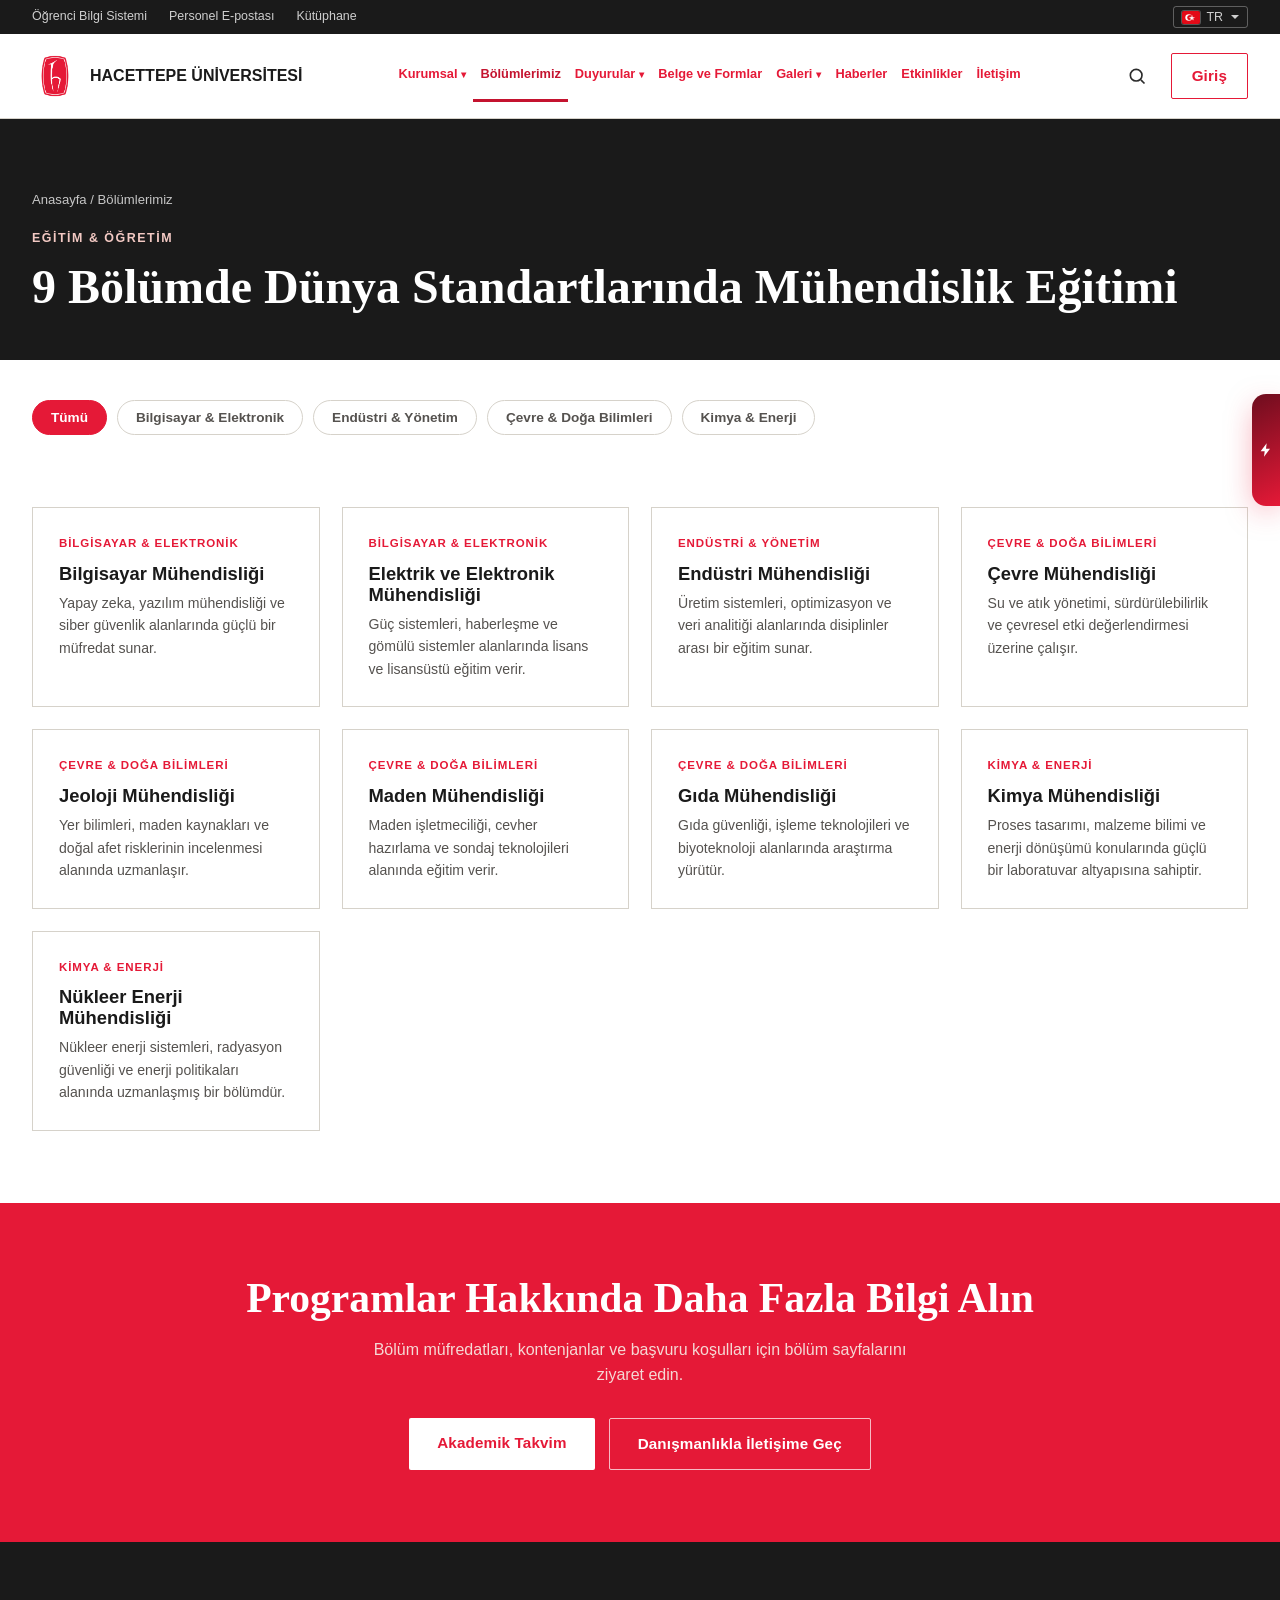
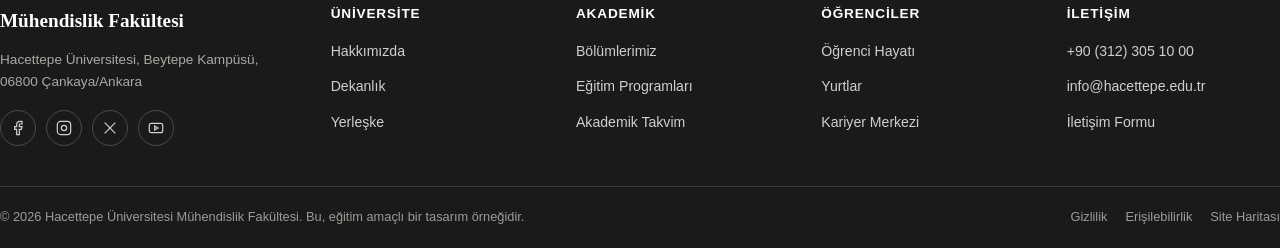
<file: akademik.html>
<!DOCTYPE html>
<html lang="tr">
<head>
  <meta charset="UTF-8" />
  <meta name="viewport" content="width=device-width, initial-scale=1.0" />
  <title>Bölümlerimiz | Hacettepe Üniversitesi Mühendislik Fakültesi</title>
  <meta name="description" content="Hacettepe Üniversitesi Mühendislik Fakültesi'nin bölümleri ve lisansüstü programları." />
  <link rel="stylesheet" href="css/style.css" />
  <link rel="stylesheet" href="css/quick-access-rail.css" />
</head>
<body data-page="bolumlerimiz">
  <a href="#main" class="skip-link" data-i18n="common.skipLink">İçeriğe geç</a>

  <div class="utility-bar">
    <div class="container">
      <nav aria-label="Hızlı erişim">
        <ul>
          <li><a href="#" data-i18n="common.utility.sbs">Öğrenci Bilgi Sistemi</a></li>
          <li><a href="#" data-i18n="common.utility.email">Personel E-postası</a></li>
          <li><a href="#" data-i18n="common.utility.library">Kütüphane</a></li>
        </ul>
      </nav>
      <div class="lang-switch">
        <button type="button" class="lang-current" aria-haspopup="listbox" aria-expanded="false">
          <span class="flag flag-tr" aria-hidden="true"></span> TR
        </button>
        <ul class="lang-options" role="listbox">
          <li role="option" data-lang="tr" data-flag="flag-tr" class="active"><span class="flag flag-tr" aria-hidden="true"></span> TR</li>
          <li role="option" data-lang="en" data-flag="flag-gb"><span class="flag flag-gb" aria-hidden="true"></span> EN</li>
          <li role="option" data-lang="fr" data-flag="flag-fr"><span class="flag flag-fr" aria-hidden="true"></span> FR</li>
        </ul>
      </div>
    </div>
  </div>

  <header class="site-header">
    <div class="container header-inner">
      <a href="index.html" class="brand">
        <img src="img/logo/hu-icon.png" alt="Hacettepe Üniversitesi Mühendislik Fakültesi" class="brand-mark" />
        <span class="brand-text">
          <span class="brand-name">Hacettepe Üniversitesi</span>
          <span class="brand-sub">Mühendislik Fakültesi</span>
        </span>
      </a>

      <nav class="primary-nav" aria-label="Ana menü">
        <ul>
          <li data-menu-item>
            <a href="hakkimizda.html" class="nav-link" data-nav-key="kurumsal" aria-expanded="false">
              <span data-i18n="common.nav.kurumsal">Kurumsal</span> <span class="nav-caret">▾</span>
            </a>
            <div class="mega-menu">
              <div>
                <span class="mega-col-title" data-i18n="common.nav.kurumsalColUniversite">Üniversite</span>
                <a href="hakkimizda.html" data-i18n="common.nav.kurumsalMenu.tarihce">Tarihçe</a>
                <a href="hakkimizda.html#dekanlik" data-i18n="common.nav.kurumsalMenu.dekanlik">Dekanlık ve Yönetim</a>
                <a href="hakkimizda.html#yerleske" data-i18n="common.nav.kurumsalMenu.yerleske">Yerleşkemiz</a>
              </div>
              <div>
                <span class="mega-col-title" data-i18n="common.nav.kurumsalColKurumsal">Kurumsal</span>
                <a href="hakkimizda.html#sayilarla" data-i18n="common.nav.kurumsalMenu.sayilarla">Sayılarla Hacettepe</a>
                <a href="hakkimizda.html#kimlik" data-i18n="common.nav.kurumsalMenu.kimlik">Kurumsal Kimlik</a>
                <a href="iletisim.html" data-i18n="common.nav.kurumsalMenu.iletisimBilgileri">İletişim Bilgileri</a>
              </div>
            </div>
          </li>

          <li>
            <a href="akademik.html" class="nav-link" data-nav-key="bolumlerimiz" data-i18n="common.nav.bolumlerimiz">Bölümlerimiz</a>
          </li>

          <li data-menu-item>
            <a href="index.html#duyurular" class="nav-link" data-nav-key="duyurular" aria-expanded="false">
              <span data-i18n="common.nav.duyurular">Duyurular</span> <span class="nav-caret">▾</span>
            </a>
            <div class="mega-menu">
              <div>
                <span class="mega-col-title" data-i18n="common.nav.duyurularCol1">Duyuru Türleri</span>
                <a href="index.html#duyurular" data-i18n="common.nav.duyurularMenu.akademik">Akademik Duyurular</a>
                <a href="index.html#duyurular" data-i18n="common.nav.duyurularMenu.sinav">Sınav Duyuruları</a>
                <a href="index.html#duyurular" data-i18n="common.nav.duyurularMenu.idari">İdari Duyurular</a>
              </div>
              <div>
                <span class="mega-col-title" data-i18n="common.nav.duyurularCol2">Hızlı Erişim</span>
                <a href="index.html#duyurular" data-i18n="common.nav.duyurularMenu.tumDuyurular">Tüm Duyurular</a>
                <a href="#" data-i18n="common.nav.duyurularMenu.arsiv">Duyuru Arşivi</a>
                <a href="#" data-i18n="common.nav.duyurularMenu.takvim">Akademik Takvim</a>
              </div>
            </div>
          </li>

          <li>
            <a href="belge-ve-formlar.html" class="nav-link" data-nav-key="belge-ve-formlar" data-i18n="common.nav.belgeVeFormlar">Belge ve Formlar</a>
          </li>

          <li data-menu-item>
            <a href="ogrenci-hayati.html#galeri" class="nav-link" data-nav-key="galeri" aria-expanded="false">
              <span data-i18n="common.nav.galeri">Galeri</span> <span class="nav-caret">▾</span>
            </a>
            <div class="mega-menu">
              <div>
                <span class="mega-col-title" data-i18n="common.nav.galeriCol1">Görseller</span>
                <a href="ogrenci-hayati.html#galeri" data-i18n="common.nav.galeriMenu.kampus">Kampüs Galerisi</a>
                <a href="ogrenci-hayati.html#galeri" data-i18n="common.nav.galeriMenu.etkinlik">Etkinlik Galerisi</a>
              </div>
              <div>
                <span class="mega-col-title" data-i18n="common.nav.galeriCol2">Medya</span>
                <a href="#" data-i18n="common.nav.galeriMenu.video">Video Galerisi</a>
                <a href="ogrenci-hayati.html" data-i18n="common.nav.galeriMenu.ogrenciHayati">Öğrenci Hayatı</a>
              </div>
            </div>
          </li>

          <li>
            <a href="index.html#duyurular" class="nav-link" data-nav-key="haberler" data-i18n="common.nav.haberler">Haberler</a>
          </li>

          <li>
            <a href="index.html#etkinlikler" class="nav-link" data-nav-key="etkinlikler" data-i18n="common.nav.etkinlikler">Etkinlikler</a>
          </li>

          <li>
            <a href="iletisim.html" class="nav-link" data-nav-key="iletisim" data-i18n="common.nav.iletisim">İletişim</a>
          </li>
        </ul>
      </nav>

      <div class="header-actions">
        <button class="icon-btn search-desktop" data-search-open aria-label="Ara" data-i18n-aria-label="common.header.searchAria">
          <svg viewBox="0 0 24 24" fill="none" stroke="currentColor" stroke-width="2"><circle cx="11" cy="11" r="7"/><line x1="21" y1="21" x2="16.65" y2="16.65"/></svg>
        </button>
        <a href="#" class="btn btn-outline-dark" style="padding:10px 20px;" data-i18n="common.header.girisBtn">Giriş</a>
        <button class="menu-toggle" aria-label="Menüyü aç/kapat" aria-expanded="false" data-i18n-aria-label="common.header.menuAria">
          <span></span><span></span><span></span>
        </button>
      </div>
    </div>
  </header>

  <div class="search-overlay">
    <div class="search-panel">
      <div class="container">
        <button class="search-close" aria-label="Aramayı kapat" data-i18n-aria-label="common.search.closeAria">&times;</button>
        <form role="search">
          <input type="search" placeholder="Sitede ara: bölüm, akademisyen, duyuru…" aria-label="Site içi arama" data-i18n-placeholder="common.search.placeholder" data-i18n-aria-label="common.search.ariaLabel" />
          <button type="submit" class="search-submit" data-i18n="common.search.button">Ara</button>
        </form>
        <div class="search-suggest">
          <span data-i18n="common.search.populer">Popüler:</span>
          <a href="akademik.html" data-i18n="common.search.suggest.bolumlerimiz">Bölümlerimiz</a>
          <a href="#" data-i18n="common.search.suggest.takvim">Akademik Takvim</a>
          <a href="ogrenci-hayati.html" data-i18n="common.search.suggest.yurt">Yurt Başvurusu</a>
          <a href="iletisim.html" data-i18n="common.search.suggest.iletisim">İletişim</a>
        </div>
      </div>
    </div>
  </div>

  <main id="main">
    <section class="page-header">
      <div class="container">
        <div class="breadcrumb"><a href="index.html" data-i18n="bolumlerimiz.breadcrumb.home">Anasayfa</a> / <span data-i18n="bolumlerimiz.breadcrumb.current">Bölümlerimiz</span></div>
        <span class="eyebrow" data-i18n="bolumlerimiz.hero.eyebrow">Eğitim &amp; Öğretim</span>
        <h1 data-i18n="bolumlerimiz.hero.title">9 Bölümde Dünya Standartlarında Mühendislik Eğitimi</h1>
      </div>
    </section>

    <section class="container">
      <div class="filter-bar" data-filter-for="#units-grid">
        <button class="filter-chip active" data-filter="all" data-i18n="bolumlerimiz.filters.all">Tümü</button>
        <button class="filter-chip" data-filter="bilgisayar-elektronik" data-i18n="bolumlerimiz.filters.bilgisayarElektronik">Bilgisayar &amp; Elektronik</button>
        <button class="filter-chip" data-filter="endustri" data-i18n="bolumlerimiz.filters.endustri">Endüstri &amp; Yönetim</button>
        <button class="filter-chip" data-filter="cevre-doga" data-i18n="bolumlerimiz.filters.cevreDoga">Çevre &amp; Doğa Bilimleri</button>
        <button class="filter-chip" data-filter="kimya-enerji" data-i18n="bolumlerimiz.filters.kimyaEnerji">Kimya &amp; Enerji</button>
      </div>

      <div class="units-grid" id="units-grid">
        <div class="unit-card reveal" data-category="bilgisayar-elektronik">
          <span class="unit-tag" data-i18n="bolumlerimiz.filters.bilgisayarElektronik">Bilgisayar &amp; Elektronik</span>
          <h3 data-i18n="bolumlerimiz.dept.bilgisayar.title">Bilgisayar Mühendisliği</h3>
          <p data-i18n="bolumlerimiz.dept.bilgisayar.desc">Yapay zeka, yazılım mühendisliği ve siber güvenlik alanlarında güçlü bir müfredat sunar.</p>
        </div>
        <div class="unit-card reveal" data-category="bilgisayar-elektronik">
          <span class="unit-tag" data-i18n="bolumlerimiz.filters.bilgisayarElektronik">Bilgisayar &amp; Elektronik</span>
          <h3 data-i18n="bolumlerimiz.dept.elektrik.title">Elektrik ve Elektronik Mühendisliği</h3>
          <p data-i18n="bolumlerimiz.dept.elektrik.desc">Güç sistemleri, haberleşme ve gömülü sistemler alanlarında lisans ve lisansüstü eğitim verir.</p>
        </div>

        <div class="unit-card reveal" data-category="endustri">
          <span class="unit-tag" data-i18n="bolumlerimiz.filters.endustri">Endüstri &amp; Yönetim</span>
          <h3 data-i18n="bolumlerimiz.dept.endustri.title">Endüstri Mühendisliği</h3>
          <p data-i18n="bolumlerimiz.dept.endustri.desc">Üretim sistemleri, optimizasyon ve veri analitiği alanlarında disiplinler arası bir eğitim sunar.</p>
        </div>

        <div class="unit-card reveal" data-category="cevre-doga">
          <span class="unit-tag" data-i18n="bolumlerimiz.filters.cevreDoga">Çevre &amp; Doğa Bilimleri</span>
          <h3 data-i18n="bolumlerimiz.dept.cevre.title">Çevre Mühendisliği</h3>
          <p data-i18n="bolumlerimiz.dept.cevre.desc">Su ve atık yönetimi, sürdürülebilirlik ve çevresel etki değerlendirmesi üzerine çalışır.</p>
        </div>
        <div class="unit-card reveal" data-category="cevre-doga">
          <span class="unit-tag" data-i18n="bolumlerimiz.filters.cevreDoga">Çevre &amp; Doğa Bilimleri</span>
          <h3 data-i18n="bolumlerimiz.dept.jeoloji.title">Jeoloji Mühendisliği</h3>
          <p data-i18n="bolumlerimiz.dept.jeoloji.desc">Yer bilimleri, maden kaynakları ve doğal afet risklerinin incelenmesi alanında uzmanlaşır.</p>
        </div>
        <div class="unit-card reveal" data-category="cevre-doga">
          <span class="unit-tag" data-i18n="bolumlerimiz.filters.cevreDoga">Çevre &amp; Doğa Bilimleri</span>
          <h3 data-i18n="bolumlerimiz.dept.maden.title">Maden Mühendisliği</h3>
          <p data-i18n="bolumlerimiz.dept.maden.desc">Maden işletmeciliği, cevher hazırlama ve sondaj teknolojileri alanında eğitim verir.</p>
        </div>
        <div class="unit-card reveal" data-category="cevre-doga">
          <span class="unit-tag" data-i18n="bolumlerimiz.filters.cevreDoga">Çevre &amp; Doğa Bilimleri</span>
          <h3 data-i18n="bolumlerimiz.dept.gida.title">Gıda Mühendisliği</h3>
          <p data-i18n="bolumlerimiz.dept.gida.desc">Gıda güvenliği, işleme teknolojileri ve biyoteknoloji alanlarında araştırma yürütür.</p>
        </div>

        <div class="unit-card reveal" data-category="kimya-enerji">
          <span class="unit-tag" data-i18n="bolumlerimiz.filters.kimyaEnerji">Kimya &amp; Enerji</span>
          <h3 data-i18n="bolumlerimiz.dept.kimya.title">Kimya Mühendisliği</h3>
          <p data-i18n="bolumlerimiz.dept.kimya.desc">Proses tasarımı, malzeme bilimi ve enerji dönüşümü konularında güçlü bir laboratuvar altyapısına sahiptir.</p>
        </div>
        <div class="unit-card reveal" data-category="kimya-enerji">
          <span class="unit-tag" data-i18n="bolumlerimiz.filters.kimyaEnerji">Kimya &amp; Enerji</span>
          <h3 data-i18n="bolumlerimiz.dept.nukleer.title">Nükleer Enerji Mühendisliği</h3>
          <p data-i18n="bolumlerimiz.dept.nukleer.desc">Nükleer enerji sistemleri, radyasyon güvenliği ve enerji politikaları alanında uzmanlaşmış bir bölümdür.</p>
        </div>
      </div>
    </section>

    <section class="cta-band">
      <div class="container">
        <h2 data-i18n="bolumlerimiz.cta.title">Programlar Hakkında Daha Fazla Bilgi Alın</h2>
        <p data-i18n="bolumlerimiz.cta.lead">Bölüm müfredatları, kontenjanlar ve başvuru koşulları için bölüm sayfalarını ziyaret edin.</p>
        <div class="cta-actions">
          <a href="#" class="btn btn-primary" data-i18n="bolumlerimiz.cta.calendarBtn">Akademik Takvim</a>
          <a href="iletisim.html" class="btn btn-outline" data-i18n="bolumlerimiz.cta.contactBtn">Danışmanlıkla İletişime Geç</a>
        </div>
      </div>
    </section>
  </main>

  <footer class="site-footer">
    <div class="container footer-top">
      <div class="footer-brand">
        <span class="brand-name" data-i18n="common.footer.brandName">Mühendislik Fakültesi</span>
        <p data-i18n="common.footer.address">Hacettepe Üniversitesi, Beytepe Kampüsü, 06800 Çankaya/Ankara</p>
        <div class="social-row">
          <a href="#" aria-label="Facebook"><svg viewBox="0 0 24 24" fill="none" stroke="currentColor" stroke-width="1.8"><path d="M18 2h-3a5 5 0 0 0-5 5v3H7v4h3v8h4v-8h3l1-4h-4V7a1 1 0 0 1 1-1h3z"/></svg></a>
          <a href="#" aria-label="Instagram"><svg viewBox="0 0 24 24" fill="none" stroke="currentColor" stroke-width="1.8"><rect x="2" y="2" width="20" height="20" rx="5"/><circle cx="12" cy="12" r="4"/><line x1="17.5" y1="6.5" x2="17.5" y2="6.5"/></svg></a>
          <a href="#" aria-label="X / Twitter"><svg viewBox="0 0 24 24" fill="none" stroke="currentColor" stroke-width="1.8"><line x1="4" y1="4" x2="20" y2="20"/><line x1="20" y1="4" x2="4" y2="20"/></svg></a>
          <a href="#" aria-label="YouTube"><svg viewBox="0 0 24 24" fill="none" stroke="currentColor" stroke-width="1.8"><rect x="2" y="5" width="20" height="14" rx="3"/><polygon points="10 9 15 12 10 15 10 9"/></svg></a>
        </div>
      </div>
      <div class="footer-col">
        <h4 data-i18n="common.footer.colUniversite.title">Üniversite</h4>
        <ul>
          <li><a href="hakkimizda.html" data-i18n="common.footer.colUniversite.hakkimizda">Hakkımızda</a></li>
          <li><a href="hakkimizda.html#dekanlik" data-i18n="common.footer.colUniversite.dekanlik">Dekanlık</a></li>
          <li><a href="hakkimizda.html#yerleske" data-i18n="common.footer.colUniversite.yerleske">Yerleşke</a></li>
        </ul>
      </div>
      <div class="footer-col">
        <h4 data-i18n="common.footer.colAkademik.title">Akademik</h4>
        <ul>
          <li><a href="akademik.html" data-i18n="common.footer.colAkademik.bolumlerimiz">Bölümlerimiz</a></li>
          <li><a href="akademik.html" data-i18n="common.footer.colAkademik.egitimProgramlari">Eğitim Programları</a></li>
          <li><a href="#" data-i18n="common.footer.colAkademik.takvim">Akademik Takvim</a></li>
        </ul>
      </div>
      <div class="footer-col">
        <h4 data-i18n="common.footer.colOgrenciler.title">Öğrenciler</h4>
        <ul>
          <li><a href="ogrenci-hayati.html" data-i18n="common.footer.colOgrenciler.ogrenciHayati">Öğrenci Hayatı</a></li>
          <li><a href="ogrenci-hayati.html" data-i18n="common.footer.colOgrenciler.yurtlar">Yurtlar</a></li>
          <li><a href="#" data-i18n="common.footer.colOgrenciler.kariyerMerkezi">Kariyer Merkezi</a></li>
        </ul>
      </div>
      <div class="footer-col">
        <h4 data-i18n="common.footer.colIletisim.title">İletişim</h4>
        <ul>
          <li><a href="tel:+903123051000">+90 (312) 305 10 00</a></li>
          <li><a href="mailto:info@hacettepe.edu.tr">info@hacettepe.edu.tr</a></li>
          <li><a href="iletisim.html" data-i18n="common.footer.colIletisim.iletisimFormu">İletişim Formu</a></li>
        </ul>
      </div>
    </div>
    <div class="container footer-bottom">
      <span data-i18n="common.footer.copyright">&copy; 2026 Hacettepe Üniversitesi Mühendislik Fakültesi. Bu, eğitim amaçlı bir tasarım örneğidir.</span>
      <ul>
        <li><a href="#" data-i18n="common.footer.gizlilik">Gizlilik</a></li>
        <li><a href="#" data-i18n="common.footer.erisilebilirlik">Erişilebilirlik</a></li>
        <li><a href="#" data-i18n="common.footer.siteHaritasi">Site Haritası</a></li>
      </ul>
    </div>
  </footer>

  <button class="back-to-top" aria-label="Yukarı çık" data-i18n-aria-label="common.backToTop.aria">
    <svg viewBox="0 0 24 24" fill="none" stroke="currentColor" stroke-width="2" width="20" height="20"><line x1="12" y1="19" x2="12" y2="5"/><polyline points="5 12 12 5 19 12"/></svg>
  </button>

  <!-- ===================== HIZLI ERİŞİM (QUICK ACCESS RAIL) ===================== -->
  <div class="qar-rail" id="qarRail" data-qar-nav-offset="118">
    <button class="qar-rail-handle" id="qarRailHandle" aria-label="Hızlı Erişim" aria-expanded="false">
      <svg viewBox="0 0 24 24" fill="currentColor"><path d="M13 2L4 14h6l-1 8 9-12h-6l1-8z"/></svg>
    </button>
    <div class="qar-rail-menu">
      <span class="qar-rail-title">Hızlı Erişim</span>

      <a href="#">
        <svg viewBox="0 0 24 24" fill="none" stroke="currentColor" stroke-width="1.8"><rect x="3" y="5" width="18" height="16" rx="2"/><line x1="3" y1="10" x2="21" y2="10"/><line x1="8" y1="3" x2="8" y2="7"/><line x1="16" y1="3" x2="16" y2="7"/></svg>
        <span>Akademik Takvim</span>
      </a>
      <a href="#">
        <svg viewBox="0 0 24 24" fill="none" stroke="currentColor" stroke-width="1.8"><circle cx="12" cy="8" r="4"/><path d="M4 20c0-4 4-6 8-6s8 2 8 6"/></svg>
        <span>Giriş</span>
      </a>
      <a href="index.html#duyurular">
        <svg viewBox="0 0 24 24" fill="none" stroke="currentColor" stroke-width="1.8"><path d="M12 4v10M12 4l-4 3M12 4l4 3"/><circle cx="12" cy="17" r="3.2"/></svg>
        <span>Duyurular</span>
      </a>
      <a href="index.html#etkinlikler">
        <svg viewBox="0 0 24 24" fill="none" stroke="currentColor" stroke-width="1.8"><path d="M4 19V7l8-3 8 3v12"/><path d="M4 19h16"/></svg>
        <span>Etkinlikler</span>
      </a>
      <a href="#">
        <svg viewBox="0 0 24 24" fill="none" stroke="currentColor" stroke-width="1.8"><path d="M4 5v15l4-2 4 2 4-2 4 2V5a2 2 0 00-2-2H6a2 2 0 00-2 2z"/></svg>
        <span>Kütüphane</span>
      </a>
      <a href="iletisim.html">
        <svg viewBox="0 0 24 24" fill="none" stroke="currentColor" stroke-width="1.8"><path d="M21 15a2 2 0 01-2 2H8l-4 4V5a2 2 0 012-2h13a2 2 0 012 2z"/></svg>
        <span>Geri Bildirim</span>
      </a>

      <div class="qar-rail-divider"></div>
      <div class="qar-rail-lang" data-qar-lang-toggle>
        <button type="button" data-lang="tr">TR</button>
        <button type="button" data-lang="en">EN</button>
        <button type="button" data-lang="fr">FR</button>
      </div>
      <div class="qar-rail-social">
        <a href="#" aria-label="Facebook"><svg viewBox="0 0 24 24" fill="currentColor"><path d="M14 9h3V6h-3c-2.2 0-4 1.8-4 4v2H8v3h2v6h3v-6h3l1-3h-4v-2c0-.6.4-1 1-1z"/></svg></a>
        <a href="#" aria-label="X"><svg viewBox="0 0 24 24" fill="currentColor"><path d="M4 4l7 8.5L4.5 20H7l5-5.8L16 20h4l-7.3-8.8L19.5 4H17l-4.6 5.3L8 4z"/></svg></a>
        <a href="#" aria-label="Instagram"><svg viewBox="0 0 24 24" fill="none" stroke="currentColor" stroke-width="1.8"><rect x="4" y="4" width="16" height="16" rx="4"/><circle cx="12" cy="12" r="3.2"/><circle cx="16.2" cy="7.8" r=".6" fill="currentColor" stroke="none"/></svg></a>
        <a href="#" aria-label="LinkedIn"><svg viewBox="0 0 24 24" fill="currentColor"><rect x="4" y="9" width="3" height="10"/><circle cx="5.5" cy="5.5" r="1.6"/><path d="M11 9h3v1.6c.7-1 1.8-1.8 3.4-1.8 2.6 0 3.6 1.7 3.6 4.4V19h-3v-5.2c0-1.2-.4-2-1.6-2-1 0-1.6.7-1.9 1.4-.1.3-.1.6-.1 1V19h-3z"/></svg></a>
        <a href="#" aria-label="YouTube"><svg viewBox="0 0 24 24" fill="none" stroke="currentColor" stroke-width="1.8"><rect x="3" y="6.5" width="18" height="11" rx="3"/><path d="M11 10l4 2-4 2z" fill="currentColor" stroke="none"/></svg></a>
      </div>
    </div>
  </div>

  <div class="qar-rail-strip" id="qarRailStrip">
    <a href="#">Akademik Takvim</a><a href="#">Giriş</a><a href="index.html#duyurular">Duyurular</a>
    <a href="index.html#etkinlikler">Etkinlikler</a><a href="#">Kütüphane</a><a href="iletisim.html">Geri Bildirim</a>
  </div>

  <script src="js/i18n.js"></script>
  <script src="js/script.js"></script>
  <script src="js/quick-access-rail.js"></script>
</body>
</html>
</file>
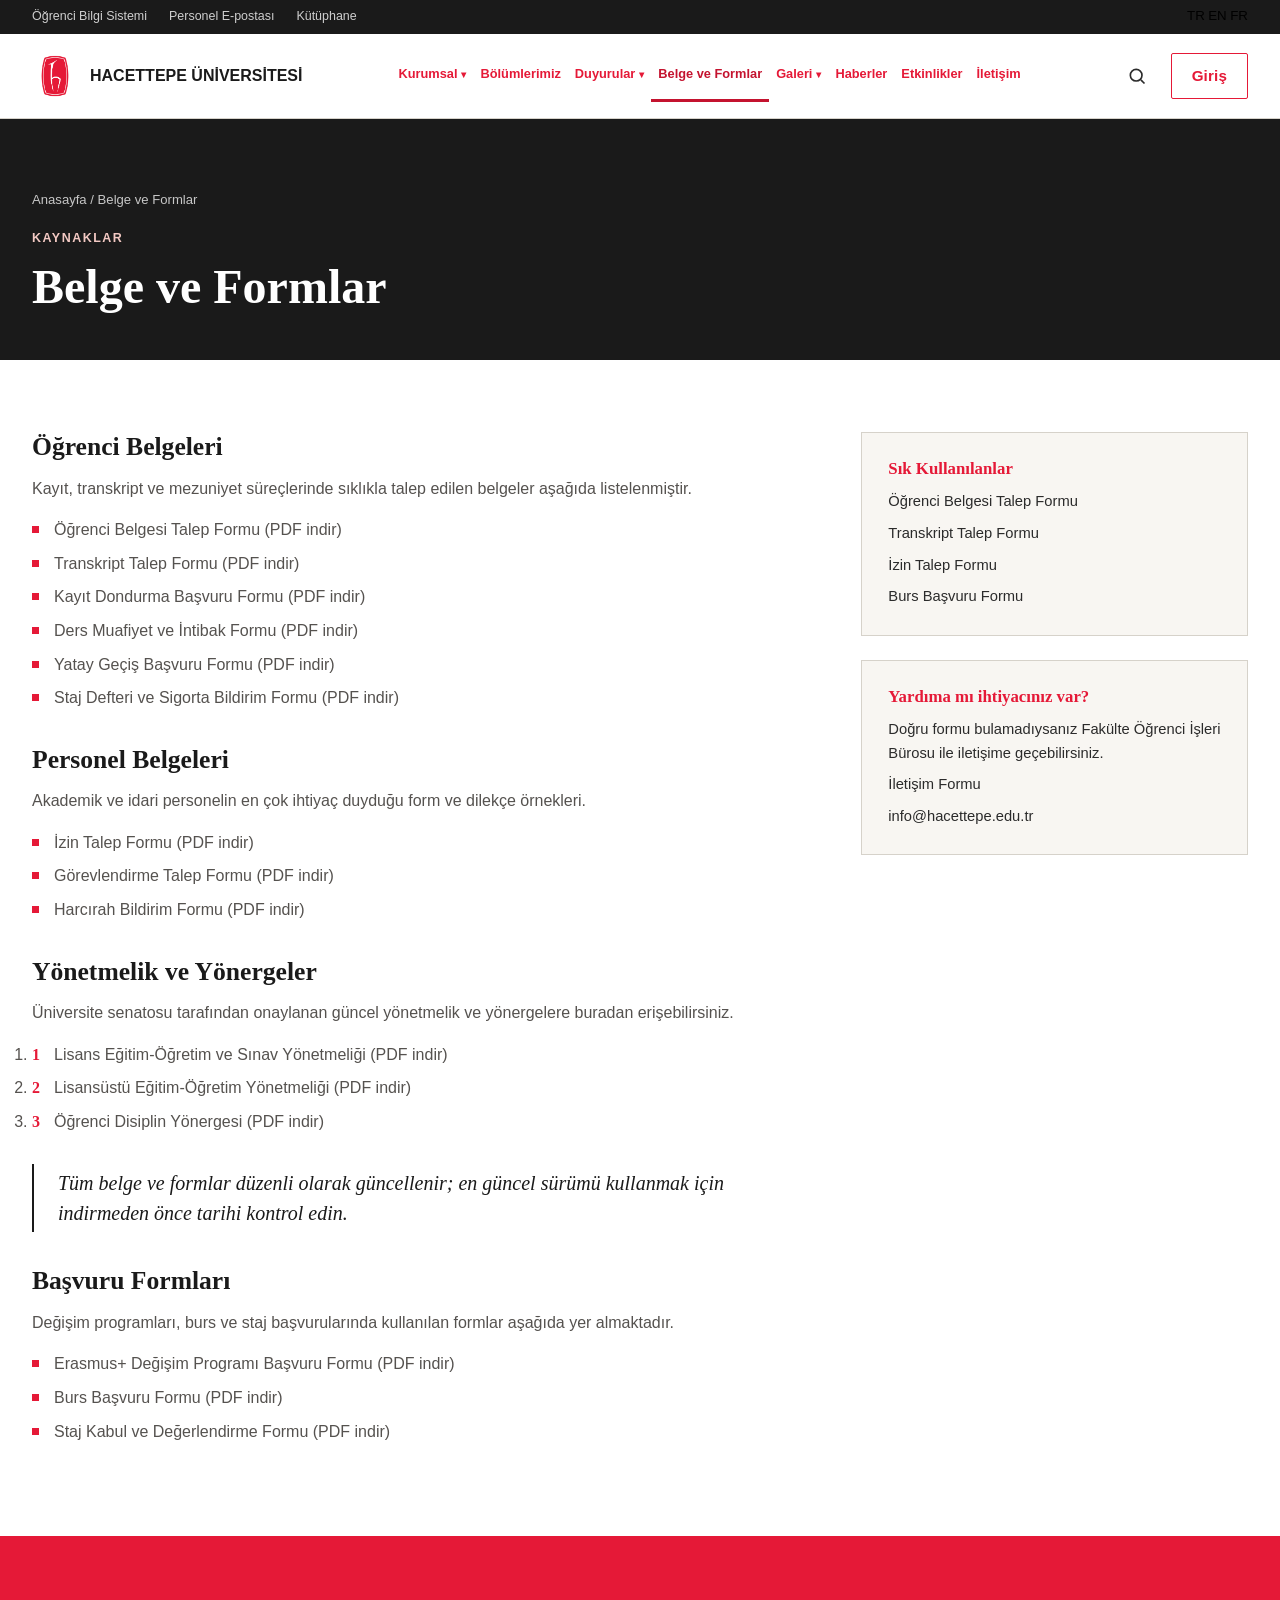
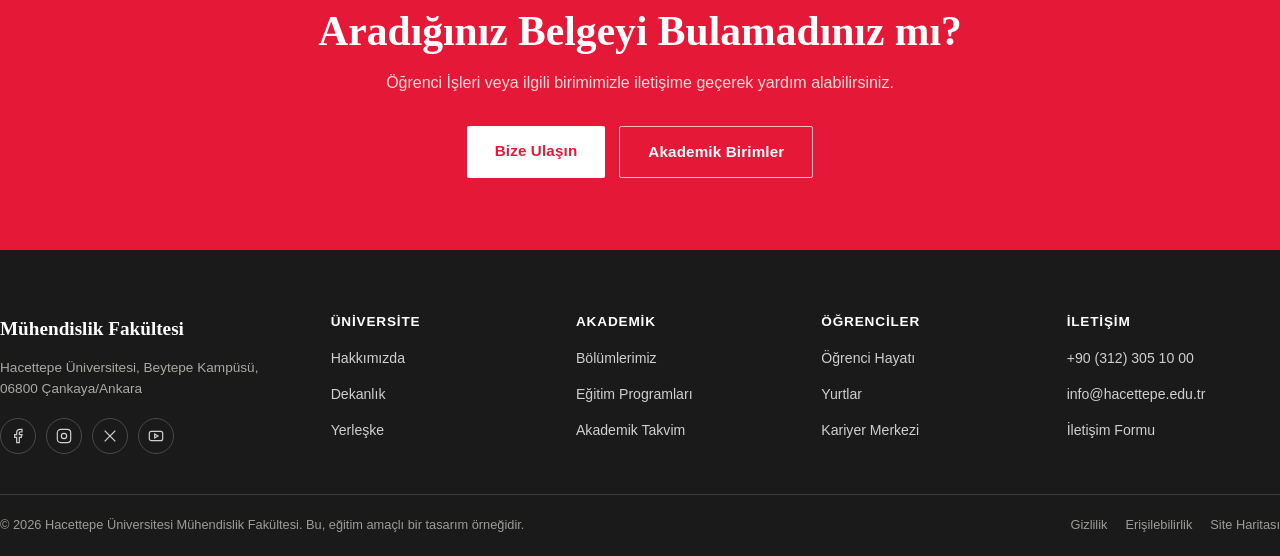
<file: belge-ve-formlar.html>
<!DOCTYPE html>
<html lang="tr">
<head>
  <meta charset="UTF-8" />
  <meta name="viewport" content="width=device-width, initial-scale=1.0" />
  <title>Belge ve Formlar | Hacettepe Üniversitesi Mühendislik Fakültesi</title>
  <meta name="description" content="Mühendislik Fakültesi öğrenci ve personel belgeleri, staj ve başvuru formları, yönetmelik ve yönergeler." />
  <link rel="stylesheet" href="css/style.css" />
</head>
<body data-page="belge-ve-formlar">
  <a href="#main" class="skip-link" data-i18n="common.skipLink">İçeriğe geç</a>

  <div class="utility-bar">
    <div class="container">
      <nav aria-label="Hızlı erişim">
        <ul>
          <li><a href="#" data-i18n="common.utility.sbs">Öğrenci Bilgi Sistemi</a></li>
          <li><a href="#" data-i18n="common.utility.email">Personel E-postası</a></li>
          <li><a href="#" data-i18n="common.utility.library">Kütüphane</a></li>
        </ul>
      </nav>
      <div class="lang-switch">
        <button type="button" class="active" data-lang="tr">TR</button>
        <button type="button" data-lang="en">EN</button>
        <button type="button" data-lang="fr">FR</button>
      </div>
    </div>
  </div>

  <header class="site-header">
    <div class="container header-inner">
      <a href="index.html" class="brand">
        <img src="img/logo/hu-icon.png" alt="Hacettepe Üniversitesi Mühendislik Fakültesi" class="brand-mark" />
        <span class="brand-text">
          <span class="brand-name">Hacettepe Üniversitesi</span>
          <span class="brand-sub">Mühendislik Fakültesi</span>
        </span>
      </a>

      <nav class="primary-nav" aria-label="Ana menü">
        <ul>
          <li data-menu-item>
            <a href="hakkimizda.html" class="nav-link" data-nav-key="kurumsal" aria-expanded="false">
              Kurumsal <span class="nav-caret">▾</span>
            </a>
            <div class="mega-menu">
              <div>
                <span class="mega-col-title">Üniversite</span>
                <a href="hakkimizda.html">Tarihçe</a>
                <a href="hakkimizda.html#dekanlik">Dekanlık ve Yönetim</a>
                <a href="hakkimizda.html#yerleske">Yerleşkemiz</a>
              </div>
              <div>
                <span class="mega-col-title">Kurumsal</span>
                <a href="hakkimizda.html#sayilarla">Sayılarla Hacettepe</a>
                <a href="hakkimizda.html#kimlik">Kurumsal Kimlik</a>
                <a href="iletisim.html">İletişim Bilgileri</a>
              </div>
            </div>
          </li>

          <li>
            <a href="akademik.html" class="nav-link" data-nav-key="bolumlerimiz">Bölümlerimiz</a>
          </li>

          <li data-menu-item>
            <a href="index.html#duyurular" class="nav-link" data-nav-key="duyurular" aria-expanded="false">
              Duyurular <span class="nav-caret">▾</span>
            </a>
            <div class="mega-menu">
              <div>
                <span class="mega-col-title">Duyuru Türleri</span>
                <a href="index.html#duyurular">Akademik Duyurular</a>
                <a href="index.html#duyurular">Sınav Duyuruları</a>
                <a href="index.html#duyurular">İdari Duyurular</a>
              </div>
              <div>
                <span class="mega-col-title">Hızlı Erişim</span>
                <a href="index.html#duyurular">Tüm Duyurular</a>
                <a href="#">Duyuru Arşivi</a>
                <a href="#">Akademik Takvim</a>
              </div>
            </div>
          </li>

          <li>
            <a href="belge-ve-formlar.html" class="nav-link" data-nav-key="belge-ve-formlar">Belge ve Formlar</a>
          </li>

          <li data-menu-item>
            <a href="ogrenci-hayati.html#galeri" class="nav-link" data-nav-key="galeri" aria-expanded="false">
              Galeri <span class="nav-caret">▾</span>
            </a>
            <div class="mega-menu">
              <div>
                <span class="mega-col-title">Görseller</span>
                <a href="ogrenci-hayati.html#galeri">Kampüs Galerisi</a>
                <a href="ogrenci-hayati.html#galeri">Etkinlik Galerisi</a>
              </div>
              <div>
                <span class="mega-col-title">Medya</span>
                <a href="#">Video Galerisi</a>
                <a href="ogrenci-hayati.html">Öğrenci Hayatı</a>
              </div>
            </div>
          </li>

          <li>
            <a href="index.html#duyurular" class="nav-link" data-nav-key="haberler">Haberler</a>
          </li>

          <li>
            <a href="index.html#etkinlikler" class="nav-link" data-nav-key="etkinlikler">Etkinlikler</a>
          </li>

          <li>
            <a href="iletisim.html" class="nav-link" data-nav-key="iletisim">İletişim</a>
          </li>
        </ul>
      </nav>

      <div class="header-actions">
        <button class="icon-btn search-desktop" data-search-open aria-label="Ara">
          <svg viewBox="0 0 24 24" fill="none" stroke="currentColor" stroke-width="2"><circle cx="11" cy="11" r="7"/><line x1="21" y1="21" x2="16.65" y2="16.65"/></svg>
        </button>
        <a href="#" class="btn btn-outline-dark" style="padding:10px 20px;">Giriş</a>
        <button class="menu-toggle" aria-label="Menüyü aç/kapat" aria-expanded="false">
          <span></span><span></span><span></span>
        </button>
      </div>
    </div>
  </header>

  <div class="search-overlay">
    <div class="search-panel">
      <div class="container">
        <button class="search-close" aria-label="Aramayı kapat">&times;</button>
        <form role="search">
          <input type="search" placeholder="Sitede ara: bölüm, akademisyen, duyuru…" aria-label="Site içi arama" />
          <button type="submit" class="search-submit">Ara</button>
        </form>
        <div class="search-suggest">
          <span>Popüler:</span>
          <a href="akademik.html">Bölümlerimiz</a>
          <a href="#">Akademik Takvim</a>
          <a href="ogrenci-hayati.html">Yurt Başvurusu</a>
          <a href="iletisim.html">İletişim</a>
        </div>
      </div>
    </div>
  </div>

  <main id="main">
    <section class="page-header">
      <div class="container">
        <div class="breadcrumb"><a href="index.html">Anasayfa</a> / Belge ve Formlar</div>
        <span class="eyebrow">Kaynaklar</span>
        <h1>Belge ve Formlar</h1>
      </div>
    </section>

    <section class="container">
      <div class="content-layout">
        <article class="content-main">
          <h2>Öğrenci Belgeleri</h2>
          <p>Kayıt, transkript ve mezuniyet süreçlerinde sıklıkla talep edilen belgeler aşağıda listelenmiştir.</p>
          <ul class="styled">
            <li>Öğrenci Belgesi Talep Formu <a href="#">(PDF indir)</a></li>
            <li>Transkript Talep Formu <a href="#">(PDF indir)</a></li>
            <li>Kayıt Dondurma Başvuru Formu <a href="#">(PDF indir)</a></li>
            <li>Ders Muafiyet ve İntibak Formu <a href="#">(PDF indir)</a></li>
            <li>Yatay Geçiş Başvuru Formu <a href="#">(PDF indir)</a></li>
            <li>Staj Defteri ve Sigorta Bildirim Formu <a href="#">(PDF indir)</a></li>
          </ul>

          <h2>Personel Belgeleri</h2>
          <p>Akademik ve idari personelin en çok ihtiyaç duyduğu form ve dilekçe örnekleri.</p>
          <ul class="styled">
            <li>İzin Talep Formu <a href="#">(PDF indir)</a></li>
            <li>Görevlendirme Talep Formu <a href="#">(PDF indir)</a></li>
            <li>Harcırah Bildirim Formu <a href="#">(PDF indir)</a></li>
          </ul>

          <h2>Yönetmelik ve Yönergeler</h2>
          <p>Üniversite senatosu tarafından onaylanan güncel yönetmelik ve yönergelere buradan erişebilirsiniz.</p>
          <ol class="styled">
            <li>Lisans Eğitim-Öğretim ve Sınav Yönetmeliği <a href="#">(PDF indir)</a></li>
            <li>Lisansüstü Eğitim-Öğretim Yönetmeliği <a href="#">(PDF indir)</a></li>
            <li>Öğrenci Disiplin Yönergesi <a href="#">(PDF indir)</a></li>
          </ol>

          <blockquote class="pull-quote">
            Tüm belge ve formlar düzenli olarak güncellenir; en güncel sürümü kullanmak için indirmeden önce tarihi kontrol edin.
          </blockquote>

          <h2>Başvuru Formları</h2>
          <p>Değişim programları, burs ve staj başvurularında kullanılan formlar aşağıda yer almaktadır.</p>
          <ul class="styled">
            <li>Erasmus+ Değişim Programı Başvuru Formu <a href="#">(PDF indir)</a></li>
            <li>Burs Başvuru Formu <a href="#">(PDF indir)</a></li>
            <li>Staj Kabul ve Değerlendirme Formu <a href="#">(PDF indir)</a></li>
          </ul>
        </article>

        <aside class="content-sidebar">
          <div class="info-box">
            <h3>Sık Kullanılanlar</h3>
            <ul>
              <li><a href="#">Öğrenci Belgesi Talep Formu</a></li>
              <li><a href="#">Transkript Talep Formu</a></li>
              <li><a href="#">İzin Talep Formu</a></li>
              <li><a href="#">Burs Başvuru Formu</a></li>
            </ul>
          </div>

          <div class="info-box">
            <h3>Yardıma mı ihtiyacınız var?</h3>
            <ul>
              <li>Doğru formu bulamadıysanız Fakülte Öğrenci İşleri Bürosu ile iletişime geçebilirsiniz.</li>
              <li><a href="iletisim.html">İletişim Formu</a></li>
              <li><a href="mailto:info@hacettepe.edu.tr">info@hacettepe.edu.tr</a></li>
            </ul>
          </div>
        </aside>
      </div>
    </section>

    <section class="cta-band">
      <div class="container">
        <h2>Aradığınız Belgeyi Bulamadınız mı?</h2>
        <p>Öğrenci İşleri veya ilgili birimimizle iletişime geçerek yardım alabilirsiniz.</p>
        <div class="cta-actions">
          <a href="iletisim.html" class="btn btn-primary">Bize Ulaşın</a>
          <a href="akademik.html" class="btn btn-outline">Akademik Birimler</a>
        </div>
      </div>
    </section>
  </main>

  <footer class="site-footer">
    <div class="container footer-top">
      <div class="footer-brand">
        <span class="brand-name">Mühendislik Fakültesi</span>
        <p>Hacettepe Üniversitesi, Beytepe Kampüsü, 06800 Çankaya/Ankara</p>
        <div class="social-row">
          <a href="#" aria-label="Facebook"><svg viewBox="0 0 24 24" fill="none" stroke="currentColor" stroke-width="1.8"><path d="M18 2h-3a5 5 0 0 0-5 5v3H7v4h3v8h4v-8h3l1-4h-4V7a1 1 0 0 1 1-1h3z"/></svg></a>
          <a href="#" aria-label="Instagram"><svg viewBox="0 0 24 24" fill="none" stroke="currentColor" stroke-width="1.8"><rect x="2" y="2" width="20" height="20" rx="5"/><circle cx="12" cy="12" r="4"/><line x1="17.5" y1="6.5" x2="17.5" y2="6.5"/></svg></a>
          <a href="#" aria-label="X / Twitter"><svg viewBox="0 0 24 24" fill="none" stroke="currentColor" stroke-width="1.8"><line x1="4" y1="4" x2="20" y2="20"/><line x1="20" y1="4" x2="4" y2="20"/></svg></a>
          <a href="#" aria-label="YouTube"><svg viewBox="0 0 24 24" fill="none" stroke="currentColor" stroke-width="1.8"><rect x="2" y="5" width="20" height="14" rx="3"/><polygon points="10 9 15 12 10 15 10 9"/></svg></a>
        </div>
      </div>
      <div class="footer-col">
        <h4>Üniversite</h4>
        <ul>
          <li><a href="hakkimizda.html">Hakkımızda</a></li>
          <li><a href="hakkimizda.html#dekanlik">Dekanlık</a></li>
          <li><a href="hakkimizda.html#yerleske">Yerleşke</a></li>
        </ul>
      </div>
      <div class="footer-col">
        <h4>Akademik</h4>
        <ul>
          <li><a href="akademik.html">Bölümlerimiz</a></li>
          <li><a href="akademik.html">Eğitim Programları</a></li>
          <li><a href="#">Akademik Takvim</a></li>
        </ul>
      </div>
      <div class="footer-col">
        <h4>Öğrenciler</h4>
        <ul>
          <li><a href="ogrenci-hayati.html">Öğrenci Hayatı</a></li>
          <li><a href="ogrenci-hayati.html">Yurtlar</a></li>
          <li><a href="#">Kariyer Merkezi</a></li>
        </ul>
      </div>
      <div class="footer-col">
        <h4>İletişim</h4>
        <ul>
          <li><a href="tel:+903123051000">+90 (312) 305 10 00</a></li>
          <li><a href="mailto:info@hacettepe.edu.tr">info@hacettepe.edu.tr</a></li>
          <li><a href="iletisim.html">İletişim Formu</a></li>
        </ul>
      </div>
    </div>
    <div class="container footer-bottom">
      <span>&copy; 2026 Hacettepe Üniversitesi Mühendislik Fakültesi. Bu, eğitim amaçlı bir tasarım örneğidir.</span>
      <ul>
        <li><a href="#">Gizlilik</a></li>
        <li><a href="#">Erişilebilirlik</a></li>
        <li><a href="#">Site Haritası</a></li>
      </ul>
    </div>
  </footer>

  <button class="back-to-top" aria-label="Yukarı çık">
    <svg viewBox="0 0 24 24" fill="none" stroke="currentColor" stroke-width="2" width="20" height="20"><line x1="12" y1="19" x2="12" y2="5"/><polyline points="5 12 12 5 19 12"/></svg>
  </button>

  <script src="js/script.js"></script>
</body>
</html>
</file>
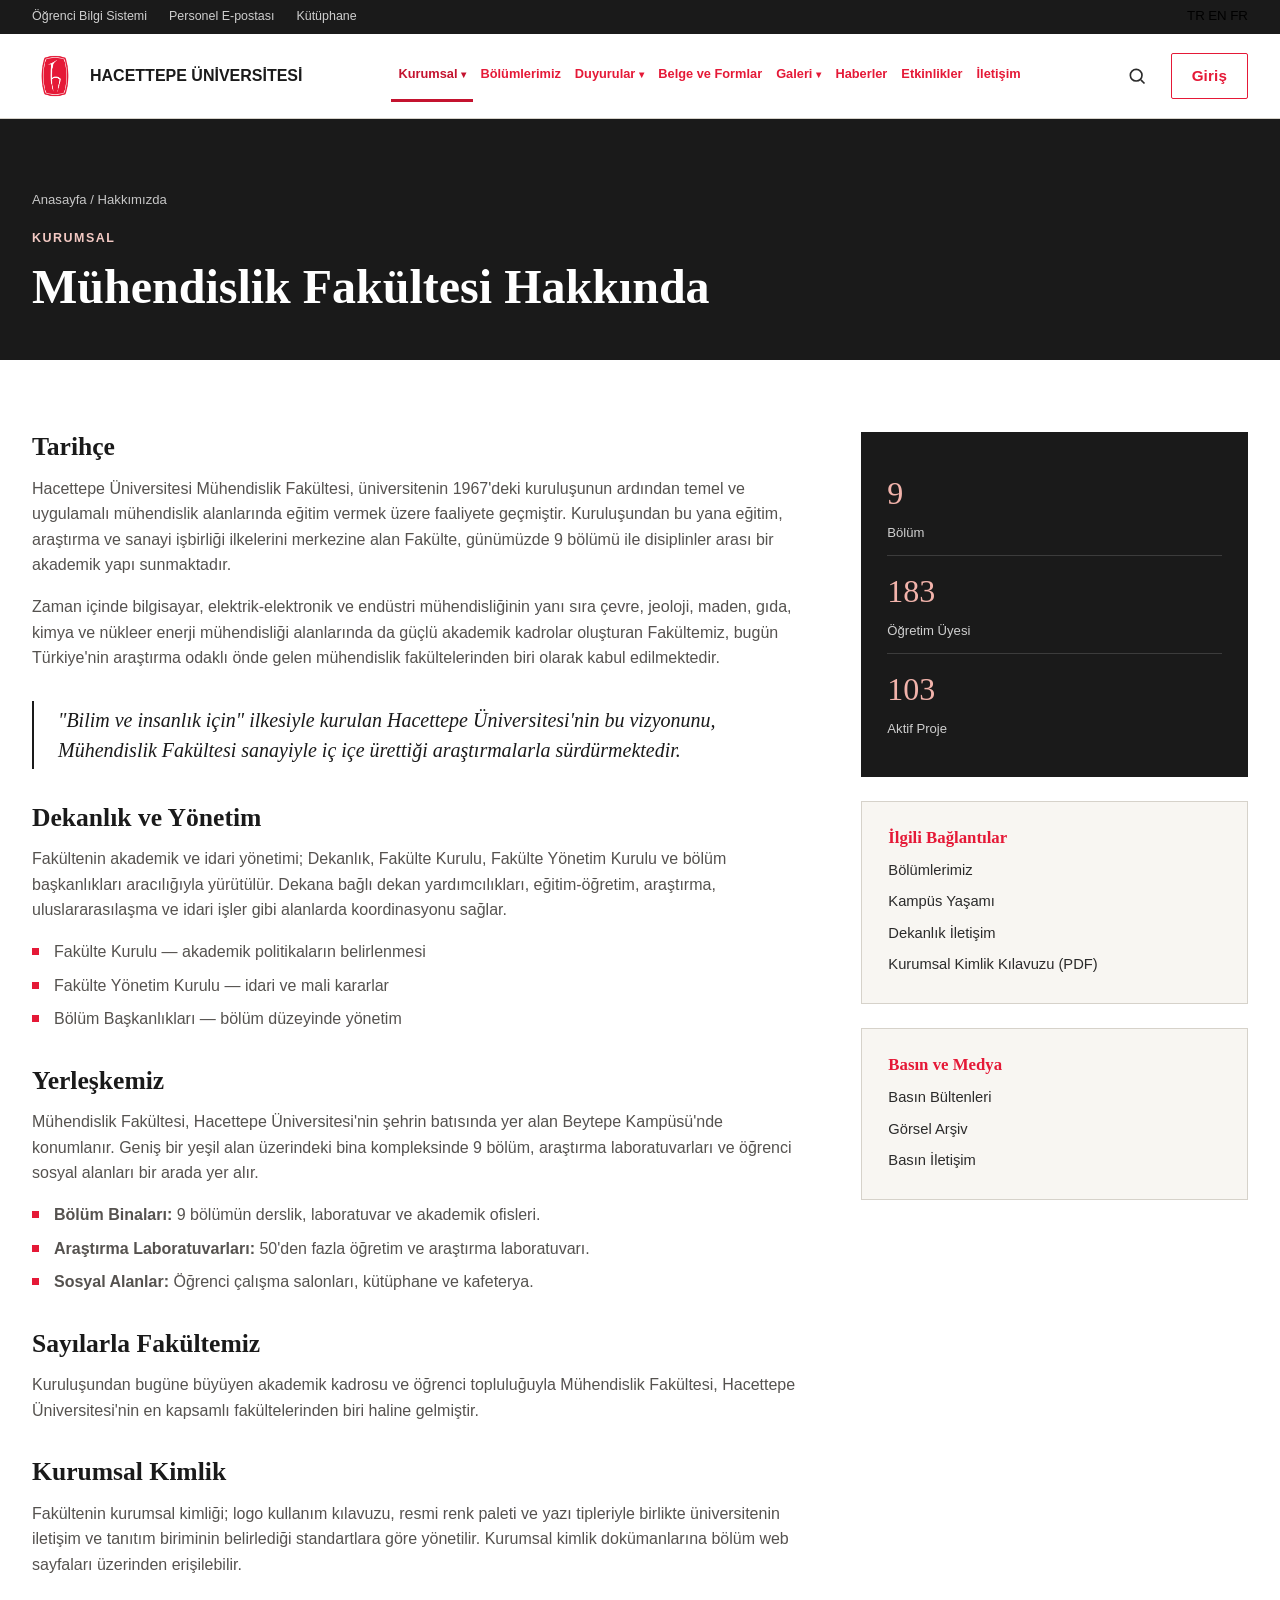
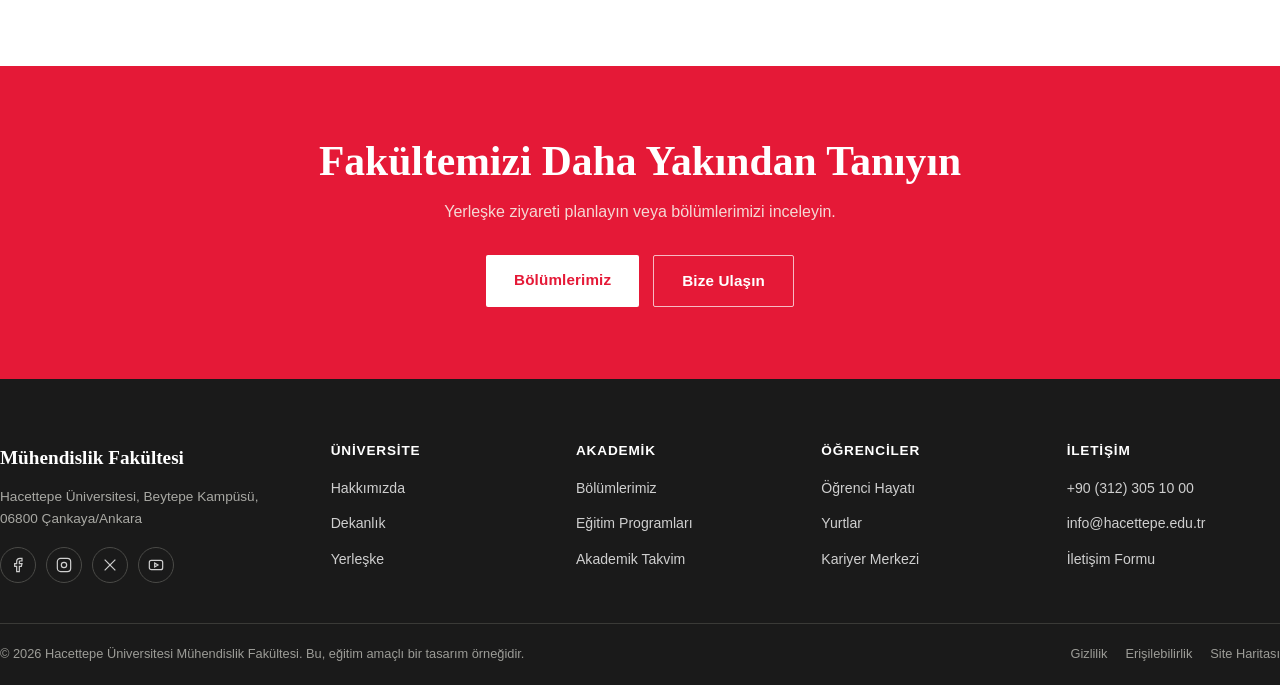
<file: hakkimizda.html>
<!DOCTYPE html>
<html lang="tr">
<head>
  <meta charset="UTF-8" />
  <meta name="viewport" content="width=device-width, initial-scale=1.0" />
  <title>Hakkımızda | Hacettepe Üniversitesi Mühendislik Fakültesi</title>
  <meta name="description" content="Hacettepe Üniversitesi Mühendislik Fakültesi'nin tarihçesi, dekanlığı, yerleşkesi ve kurumsal kimliği." />
  <link rel="stylesheet" href="css/style.css" />
</head>
<body data-page="kurumsal">
  <a href="#main" class="skip-link" data-i18n="common.skipLink">İçeriğe geç</a>

  <div class="utility-bar">
    <div class="container">
      <nav aria-label="Hızlı erişim">
        <ul>
          <li><a href="#" data-i18n="common.utility.sbs">Öğrenci Bilgi Sistemi</a></li>
          <li><a href="#" data-i18n="common.utility.email">Personel E-postası</a></li>
          <li><a href="#" data-i18n="common.utility.library">Kütüphane</a></li>
        </ul>
      </nav>
      <div class="lang-switch">
        <button type="button" class="active" data-lang="tr">TR</button>
        <button type="button" data-lang="en">EN</button>
        <button type="button" data-lang="fr">FR</button>
      </div>
    </div>
  </div>

  <header class="site-header">
    <div class="container header-inner">
      <a href="index.html" class="brand">
        <img src="img/logo/hu-icon.png" alt="Hacettepe Üniversitesi Mühendislik Fakültesi" class="brand-mark" />
        <span class="brand-text">
          <span class="brand-name">Hacettepe Üniversitesi</span>
          <span class="brand-sub">Mühendislik Fakültesi</span>
        </span>
      </a>

      <nav class="primary-nav" aria-label="Ana menü">
        <ul>
          <li data-menu-item>
            <a href="hakkimizda.html" class="nav-link" data-nav-key="kurumsal" aria-expanded="false">
              <span data-i18n="common.nav.kurumsal">Kurumsal</span> <span class="nav-caret">▾</span>
            </a>
            <div class="mega-menu">
              <div>
                <span class="mega-col-title" data-i18n="common.nav.kurumsalColUniversite">Üniversite</span>
                <a href="hakkimizda.html" data-i18n="common.nav.kurumsalMenu.tarihce">Tarihçe</a>
                <a href="hakkimizda.html#dekanlik" data-i18n="common.nav.kurumsalMenu.dekanlik">Dekanlık ve Yönetim</a>
                <a href="hakkimizda.html#yerleske" data-i18n="common.nav.kurumsalMenu.yerleske">Yerleşkemiz</a>
              </div>
              <div>
                <span class="mega-col-title" data-i18n="common.nav.kurumsalColKurumsal">Kurumsal</span>
                <a href="hakkimizda.html#sayilarla" data-i18n="common.nav.kurumsalMenu.sayilarla">Sayılarla Hacettepe</a>
                <a href="hakkimizda.html#kimlik" data-i18n="common.nav.kurumsalMenu.kimlik">Kurumsal Kimlik</a>
                <a href="iletisim.html" data-i18n="common.nav.kurumsalMenu.iletisimBilgileri">İletişim Bilgileri</a>
              </div>
            </div>
          </li>

          <li>
            <a href="akademik.html" class="nav-link" data-nav-key="bolumlerimiz" data-i18n="common.nav.bolumlerimiz">Bölümlerimiz</a>
          </li>

          <li data-menu-item>
            <a href="index.html#duyurular" class="nav-link" data-nav-key="duyurular" aria-expanded="false">
              <span data-i18n="common.nav.duyurular">Duyurular</span> <span class="nav-caret">▾</span>
            </a>
            <div class="mega-menu">
              <div>
                <span class="mega-col-title" data-i18n="common.nav.duyurularCol1">Duyuru Türleri</span>
                <a href="index.html#duyurular" data-i18n="common.nav.duyurularMenu.akademik">Akademik Duyurular</a>
                <a href="index.html#duyurular" data-i18n="common.nav.duyurularMenu.sinav">Sınav Duyuruları</a>
                <a href="index.html#duyurular" data-i18n="common.nav.duyurularMenu.idari">İdari Duyurular</a>
              </div>
              <div>
                <span class="mega-col-title" data-i18n="common.nav.duyurularCol2">Hızlı Erişim</span>
                <a href="index.html#duyurular" data-i18n="common.nav.duyurularMenu.tumDuyurular">Tüm Duyurular</a>
                <a href="#" data-i18n="common.nav.duyurularMenu.arsiv">Duyuru Arşivi</a>
                <a href="#" data-i18n="common.nav.duyurularMenu.takvim">Akademik Takvim</a>
              </div>
            </div>
          </li>

          <li>
            <a href="belge-ve-formlar.html" class="nav-link" data-nav-key="belge-ve-formlar" data-i18n="common.nav.belgeVeFormlar">Belge ve Formlar</a>
          </li>

          <li data-menu-item>
            <a href="ogrenci-hayati.html#galeri" class="nav-link" data-nav-key="galeri" aria-expanded="false">
              <span data-i18n="common.nav.galeri">Galeri</span> <span class="nav-caret">▾</span>
            </a>
            <div class="mega-menu">
              <div>
                <span class="mega-col-title" data-i18n="common.nav.galeriCol1">Görseller</span>
                <a href="ogrenci-hayati.html#galeri" data-i18n="common.nav.galeriMenu.kampus">Kampüs Galerisi</a>
                <a href="ogrenci-hayati.html#galeri" data-i18n="common.nav.galeriMenu.etkinlik">Etkinlik Galerisi</a>
              </div>
              <div>
                <span class="mega-col-title" data-i18n="common.nav.galeriCol2">Medya</span>
                <a href="#" data-i18n="common.nav.galeriMenu.video">Video Galerisi</a>
                <a href="ogrenci-hayati.html" data-i18n="common.nav.galeriMenu.ogrenciHayati">Öğrenci Hayatı</a>
              </div>
            </div>
          </li>

          <li>
            <a href="index.html#duyurular" class="nav-link" data-nav-key="haberler" data-i18n="common.nav.haberler">Haberler</a>
          </li>

          <li>
            <a href="index.html#etkinlikler" class="nav-link" data-nav-key="etkinlikler" data-i18n="common.nav.etkinlikler">Etkinlikler</a>
          </li>

          <li>
            <a href="iletisim.html" class="nav-link" data-nav-key="iletisim" data-i18n="common.nav.iletisim">İletişim</a>
          </li>
        </ul>
      </nav>

      <div class="header-actions">
        <button class="icon-btn search-desktop" data-search-open aria-label="Ara" data-i18n-aria-label="common.header.searchAria">
          <svg viewBox="0 0 24 24" fill="none" stroke="currentColor" stroke-width="2"><circle cx="11" cy="11" r="7"/><line x1="21" y1="21" x2="16.65" y2="16.65"/></svg>
        </button>
        <a href="#" class="btn btn-outline-dark" style="padding:10px 20px;" data-i18n="common.header.girisBtn">Giriş</a>
        <button class="menu-toggle" aria-label="Menüyü aç/kapat" aria-expanded="false" data-i18n-aria-label="common.header.menuAria">
          <span></span><span></span><span></span>
        </button>
      </div>
    </div>
  </header>

  <div class="search-overlay">
    <div class="search-panel">
      <div class="container">
        <button class="search-close" aria-label="Aramayı kapat" data-i18n-aria-label="common.search.closeAria">&times;</button>
        <form role="search">
          <input type="search" placeholder="Sitede ara: bölüm, akademisyen, duyuru…" aria-label="Site içi arama" data-i18n-placeholder="common.search.placeholder" data-i18n-aria-label="common.search.ariaLabel" />
          <button type="submit" class="search-submit" data-i18n="common.search.button">Ara</button>
        </form>
        <div class="search-suggest">
          <span data-i18n="common.search.populer">Popüler:</span>
          <a href="akademik.html" data-i18n="common.search.suggest.bolumlerimiz">Bölümlerimiz</a>
          <a href="#" data-i18n="common.search.suggest.takvim">Akademik Takvim</a>
          <a href="ogrenci-hayati.html" data-i18n="common.search.suggest.yurt">Yurt Başvurusu</a>
          <a href="iletisim.html" data-i18n="common.search.suggest.iletisim">İletişim</a>
        </div>
      </div>
    </div>
  </div>

  <main id="main">
    <section class="page-header">
      <div class="container">
        <div class="breadcrumb"><a href="index.html" data-i18n="kurumsal.breadcrumb.home">Anasayfa</a> / <span data-i18n="kurumsal.breadcrumb.current">Hakkımızda</span></div>
        <span class="eyebrow" data-i18n="kurumsal.pageHeader.eyebrow">Kurumsal</span>
        <h1 data-i18n="kurumsal.pageHeader.title">Mühendislik Fakültesi Hakkında</h1>
      </div>
    </section>

    <section class="container">
      <div class="content-layout">
        <article class="content-main">
          <h2 data-i18n="kurumsal.history.title">Tarihçe</h2>
          <p data-i18n="kurumsal.history.p1">
            Hacettepe Üniversitesi Mühendislik Fakültesi, üniversitenin
            1967'deki kuruluşunun ardından temel ve uygulamalı mühendislik
            alanlarında eğitim vermek üzere faaliyete geçmiştir. Kuruluşundan
            bu yana eğitim, araştırma ve sanayi işbirliği ilkelerini
            merkezine alan Fakülte, günümüzde 9 bölümü ile disiplinler arası
            bir akademik yapı sunmaktadır.
          </p>
          <p data-i18n="kurumsal.history.p2">
            Zaman içinde bilgisayar, elektrik-elektronik ve endüstri
            mühendisliğinin yanı sıra çevre, jeoloji, maden, gıda, kimya ve
            nükleer enerji mühendisliği alanlarında da güçlü akademik
            kadrolar oluşturan Fakültemiz, bugün Türkiye'nin araştırma
            odaklı önde gelen mühendislik fakültelerinden biri olarak kabul
            edilmektedir.
          </p>

          <blockquote class="pull-quote" data-i18n="kurumsal.history.quote">
            "Bilim ve insanlık için" ilkesiyle kurulan Hacettepe Üniversitesi'nin
            bu vizyonunu, Mühendislik Fakültesi sanayiyle iç içe ürettiği
            araştırmalarla sürdürmektedir.
          </blockquote>

          <h2 id="dekanlik" data-i18n="kurumsal.leadership.title">Dekanlık ve Yönetim</h2>
          <p data-i18n="kurumsal.leadership.p1">
            Fakültenin akademik ve idari yönetimi; Dekanlık, Fakülte Kurulu,
            Fakülte Yönetim Kurulu ve bölüm başkanlıkları aracılığıyla
            yürütülür. Dekana bağlı dekan yardımcılıkları, eğitim-öğretim,
            araştırma, uluslararasılaşma ve idari işler gibi alanlarda
            koordinasyonu sağlar.
          </p>
          <ul class="styled">
            <li data-i18n="kurumsal.leadership.list1">Fakülte Kurulu — akademik politikaların belirlenmesi</li>
            <li data-i18n="kurumsal.leadership.list2">Fakülte Yönetim Kurulu — idari ve mali kararlar</li>
            <li data-i18n="kurumsal.leadership.list3">Bölüm Başkanlıkları — bölüm düzeyinde yönetim</li>
          </ul>

          <h2 id="yerleske" data-i18n="kurumsal.campus.title">Yerleşkemiz</h2>
          <p data-i18n="kurumsal.campus.p1">
            Mühendislik Fakültesi, Hacettepe Üniversitesi'nin şehrin
            batısında yer alan Beytepe Kampüsü'nde konumlanır. Geniş bir
            yeşil alan üzerindeki bina kompleksinde 9 bölüm, araştırma
            laboratuvarları ve öğrenci sosyal alanları bir arada yer alır.
          </p>
          <ul class="styled">
            <li><strong data-i18n="kurumsal.campus.list1.label">Bölüm Binaları:</strong> <span data-i18n="kurumsal.campus.list1.text">9 bölümün derslik, laboratuvar ve akademik ofisleri.</span></li>
            <li><strong data-i18n="kurumsal.campus.list2.label">Araştırma Laboratuvarları:</strong> <span data-i18n="kurumsal.campus.list2.text">50'den fazla öğretim ve araştırma laboratuvarı.</span></li>
            <li><strong data-i18n="kurumsal.campus.list3.label">Sosyal Alanlar:</strong> <span data-i18n="kurumsal.campus.list3.text">Öğrenci çalışma salonları, kütüphane ve kafeterya.</span></li>
          </ul>

          <h2 id="sayilarla" data-i18n="kurumsal.stats.title">Sayılarla Fakültemiz</h2>
          <p data-i18n="kurumsal.stats.p1">
            Kuruluşundan bugüne büyüyen akademik kadrosu ve öğrenci
            topluluğuyla Mühendislik Fakültesi, Hacettepe Üniversitesi'nin
            en kapsamlı fakültelerinden biri haline gelmiştir.
          </p>

          <h2 id="kimlik" data-i18n="kurumsal.identity.title">Kurumsal Kimlik</h2>
          <p data-i18n="kurumsal.identity.p1">
            Fakültenin kurumsal kimliği; logo kullanım kılavuzu, resmi renk
            paleti ve yazı tipleriyle birlikte üniversitenin iletişim ve
            tanıtım biriminin belirlediği standartlara göre yönetilir.
            Kurumsal kimlik dokümanlarına bölüm web sayfaları üzerinden
            erişilebilir.
          </p>
        </article>

        <aside class="content-sidebar">
          <div class="fact-card">
            <div class="fact-row">
              <span class="stat-number">9</span>
              <span class="stat-label" data-i18n="kurumsal.facts.dept">Bölüm</span>
            </div>
            <div class="fact-row">
              <span class="stat-number">183</span>
              <span class="stat-label" data-i18n="kurumsal.facts.faculty">Öğretim Üyesi</span>
            </div>
            <div class="fact-row">
              <span class="stat-number">103</span>
              <span class="stat-label" data-i18n="kurumsal.facts.projects">Aktif Proje</span>
            </div>
          </div>

          <div class="info-box">
            <h3 data-i18n="kurumsal.sidebar.relatedTitle">İlgili Bağlantılar</h3>
            <ul>
              <li><a href="akademik.html" data-i18n="kurumsal.sidebar.relatedBolumlerimiz">Bölümlerimiz</a></li>
              <li><a href="ogrenci-hayati.html" data-i18n="kurumsal.sidebar.relatedCampusLife">Kampüs Yaşamı</a></li>
              <li><a href="iletisim.html" data-i18n="kurumsal.sidebar.relatedDeanContact">Dekanlık İletişim</a></li>
              <li><a href="#" data-i18n="kurumsal.sidebar.relatedIdentityGuide">Kurumsal Kimlik Kılavuzu (PDF)</a></li>
            </ul>
          </div>

          <div class="info-box">
            <h3 data-i18n="kurumsal.sidebar.pressTitle">Basın ve Medya</h3>
            <ul>
              <li><a href="#" data-i18n="kurumsal.sidebar.pressReleases">Basın Bültenleri</a></li>
              <li><a href="#" data-i18n="kurumsal.sidebar.pressArchive">Görsel Arşiv</a></li>
              <li><a href="iletisim.html" data-i18n="kurumsal.sidebar.pressContact">Basın İletişim</a></li>
            </ul>
          </div>
        </aside>
      </div>
    </section>

    <section class="cta-band">
      <div class="container">
        <h2 data-i18n="kurumsal.cta.title">Fakültemizi Daha Yakından Tanıyın</h2>
        <p data-i18n="kurumsal.cta.lead">Yerleşke ziyareti planlayın veya bölümlerimizi inceleyin.</p>
        <div class="cta-actions">
          <a href="akademik.html" class="btn btn-primary" data-i18n="kurumsal.cta.btnDepartments">Bölümlerimiz</a>
          <a href="iletisim.html" class="btn btn-outline" data-i18n="kurumsal.cta.btnContact">Bize Ulaşın</a>
        </div>
      </div>
    </section>
  </main>

  <footer class="site-footer">
    <div class="container footer-top">
      <div class="footer-brand">
        <span class="brand-name" data-i18n="common.footer.brandName">Mühendislik Fakültesi</span>
        <p data-i18n="common.footer.address">Hacettepe Üniversitesi, Beytepe Kampüsü, 06800 Çankaya/Ankara</p>
        <div class="social-row">
          <a href="#" aria-label="Facebook"><svg viewBox="0 0 24 24" fill="none" stroke="currentColor" stroke-width="1.8"><path d="M18 2h-3a5 5 0 0 0-5 5v3H7v4h3v8h4v-8h3l1-4h-4V7a1 1 0 0 1 1-1h3z"/></svg></a>
          <a href="#" aria-label="Instagram"><svg viewBox="0 0 24 24" fill="none" stroke="currentColor" stroke-width="1.8"><rect x="2" y="2" width="20" height="20" rx="5"/><circle cx="12" cy="12" r="4"/><line x1="17.5" y1="6.5" x2="17.5" y2="6.5"/></svg></a>
          <a href="#" aria-label="X / Twitter"><svg viewBox="0 0 24 24" fill="none" stroke="currentColor" stroke-width="1.8"><line x1="4" y1="4" x2="20" y2="20"/><line x1="20" y1="4" x2="4" y2="20"/></svg></a>
          <a href="#" aria-label="YouTube"><svg viewBox="0 0 24 24" fill="none" stroke="currentColor" stroke-width="1.8"><rect x="2" y="5" width="20" height="14" rx="3"/><polygon points="10 9 15 12 10 15 10 9"/></svg></a>
        </div>
      </div>
      <div class="footer-col">
        <h4 data-i18n="common.footer.colUniversite.title">Üniversite</h4>
        <ul>
          <li><a href="hakkimizda.html" data-i18n="common.footer.colUniversite.hakkimizda">Hakkımızda</a></li>
          <li><a href="hakkimizda.html#dekanlik" data-i18n="common.footer.colUniversite.dekanlik">Dekanlık</a></li>
          <li><a href="hakkimizda.html#yerleske" data-i18n="common.footer.colUniversite.yerleske">Yerleşke</a></li>
        </ul>
      </div>
      <div class="footer-col">
        <h4 data-i18n="common.footer.colAkademik.title">Akademik</h4>
        <ul>
          <li><a href="akademik.html" data-i18n="common.footer.colAkademik.bolumlerimiz">Bölümlerimiz</a></li>
          <li><a href="akademik.html" data-i18n="common.footer.colAkademik.egitimProgramlari">Eğitim Programları</a></li>
          <li><a href="#" data-i18n="common.footer.colAkademik.takvim">Akademik Takvim</a></li>
        </ul>
      </div>
      <div class="footer-col">
        <h4 data-i18n="common.footer.colOgrenciler.title">Öğrenciler</h4>
        <ul>
          <li><a href="ogrenci-hayati.html" data-i18n="common.footer.colOgrenciler.ogrenciHayati">Öğrenci Hayatı</a></li>
          <li><a href="ogrenci-hayati.html" data-i18n="common.footer.colOgrenciler.yurtlar">Yurtlar</a></li>
          <li><a href="#" data-i18n="common.footer.colOgrenciler.kariyerMerkezi">Kariyer Merkezi</a></li>
        </ul>
      </div>
      <div class="footer-col">
        <h4 data-i18n="common.footer.colIletisim.title">İletişim</h4>
        <ul>
          <li><a href="tel:+903123051000">+90 (312) 305 10 00</a></li>
          <li><a href="mailto:info@hacettepe.edu.tr">info@hacettepe.edu.tr</a></li>
          <li><a href="iletisim.html" data-i18n="common.footer.colIletisim.iletisimFormu">İletişim Formu</a></li>
        </ul>
      </div>
    </div>
    <div class="container footer-bottom">
      <span data-i18n="common.footer.copyright">&copy; 2026 Hacettepe Üniversitesi Mühendislik Fakültesi. Bu, eğitim amaçlı bir tasarım örneğidir.</span>
      <ul>
        <li><a href="#" data-i18n="common.footer.gizlilik">Gizlilik</a></li>
        <li><a href="#" data-i18n="common.footer.erisilebilirlik">Erişilebilirlik</a></li>
        <li><a href="#" data-i18n="common.footer.siteHaritasi">Site Haritası</a></li>
      </ul>
    </div>
  </footer>

  <button class="back-to-top" aria-label="Yukarı çık" data-i18n-aria-label="common.backToTop.aria">
    <svg viewBox="0 0 24 24" fill="none" stroke="currentColor" stroke-width="2" width="20" height="20"><line x1="12" y1="19" x2="12" y2="5"/><polyline points="5 12 12 5 19 12"/></svg>
  </button>

  <script src="js/i18n.js"></script>
  <script src="js/script.js"></script>
</body>
</html>
</file>
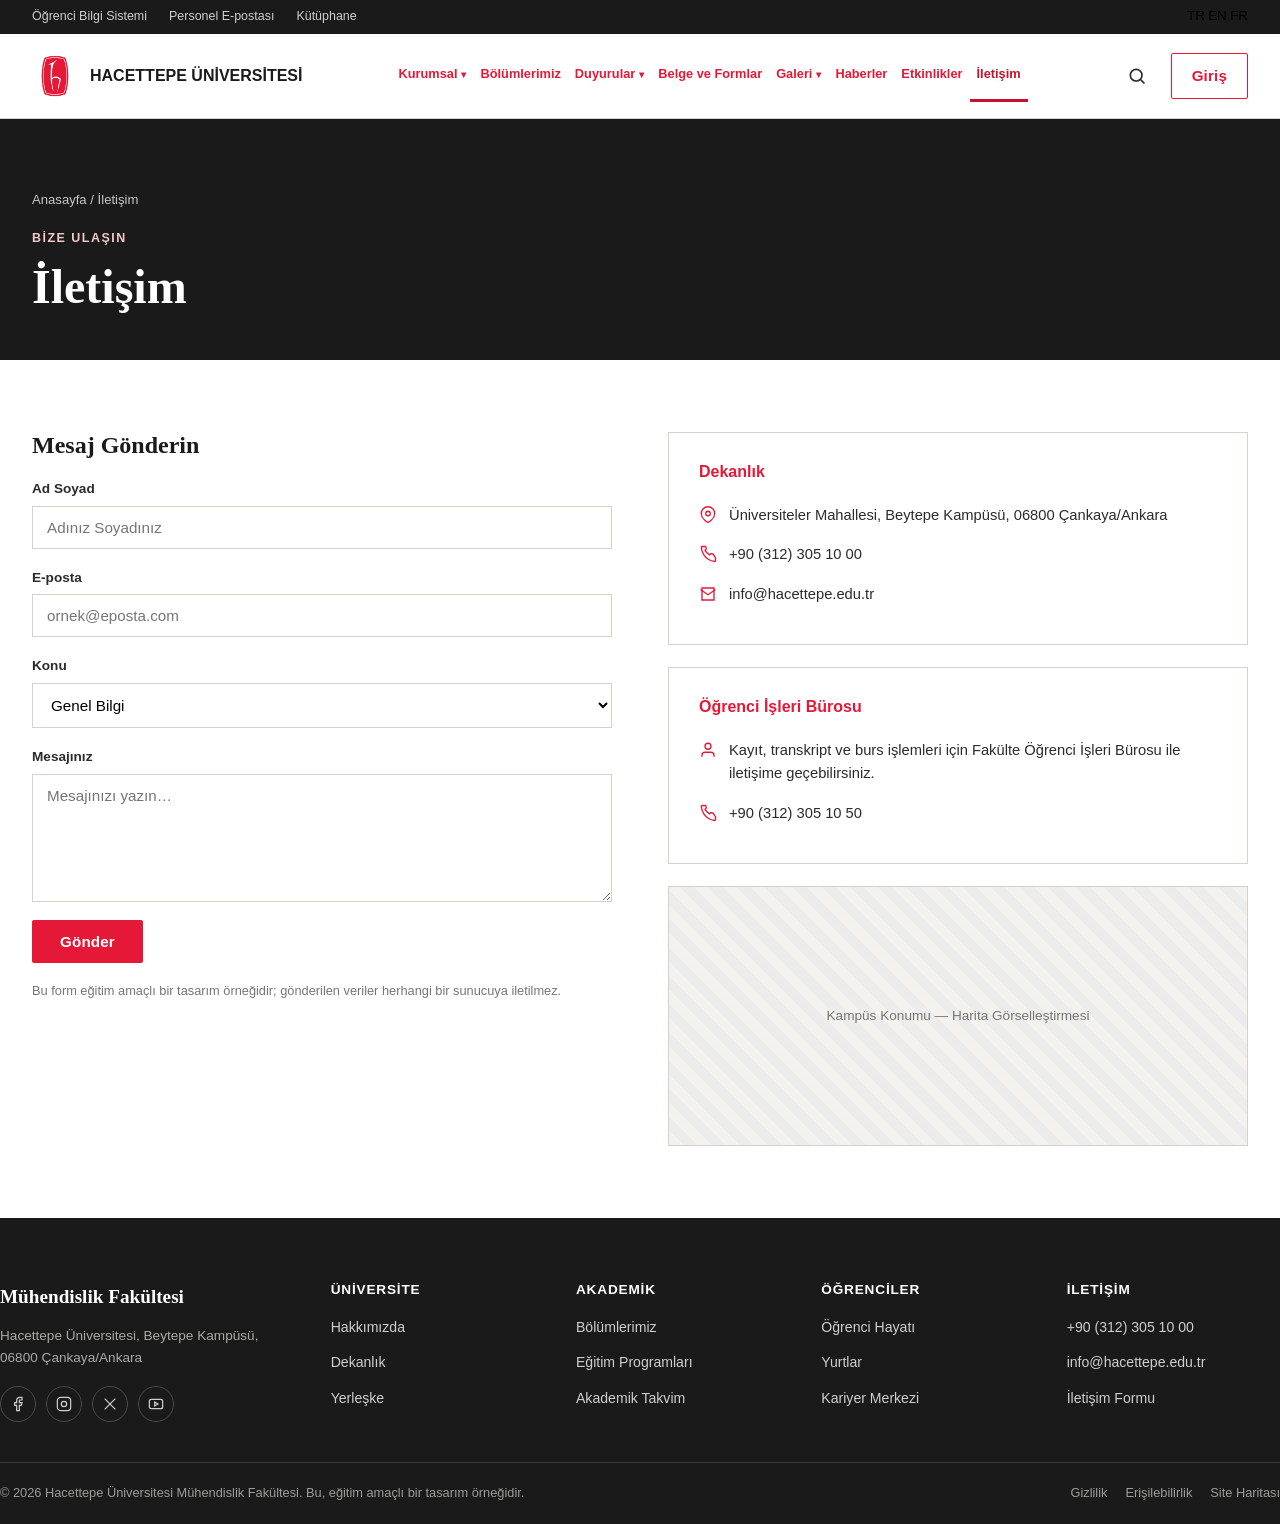
<file: iletisim.html>
<!DOCTYPE html>
<html lang="tr">
<head>
  <meta charset="UTF-8" />
  <meta name="viewport" content="width=device-width, initial-scale=1.0" />
  <title>İletişim | Hacettepe Üniversitesi Mühendislik Fakültesi</title>
  <meta name="description" content="Hacettepe Üniversitesi Mühendislik Fakültesi Dekanlığı iletişim bilgileri, adres ve online iletişim formu." />
  <link rel="stylesheet" href="css/style.css" />
</head>
<body data-page="iletisim">
  <a href="#main" class="skip-link" data-i18n="common.skipLink">İçeriğe geç</a>

  <div class="utility-bar">
    <div class="container">
      <nav aria-label="Hızlı erişim">
        <ul>
          <li><a href="#" data-i18n="common.utility.sbs">Öğrenci Bilgi Sistemi</a></li>
          <li><a href="#" data-i18n="common.utility.email">Personel E-postası</a></li>
          <li><a href="#" data-i18n="common.utility.library">Kütüphane</a></li>
        </ul>
      </nav>
      <div class="lang-switch">
        <button type="button" class="active" data-lang="tr">TR</button>
        <button type="button" data-lang="en">EN</button>
        <button type="button" data-lang="fr">FR</button>
      </div>
    </div>
  </div>

  <header class="site-header">
    <div class="container header-inner">
      <a href="index.html" class="brand">
        <img src="img/logo/hu-icon.png" alt="Hacettepe Üniversitesi Mühendislik Fakültesi" class="brand-mark" />
        <span class="brand-text">
          <span class="brand-name">Hacettepe Üniversitesi</span>
          <span class="brand-sub">Mühendislik Fakültesi</span>
        </span>
      </a>

      <nav class="primary-nav" aria-label="Ana menü">
        <ul>
          <li data-menu-item>
            <a href="hakkimizda.html" class="nav-link" data-nav-key="kurumsal" aria-expanded="false">
              <span data-i18n="common.nav.kurumsal">Kurumsal</span> <span class="nav-caret">▾</span>
            </a>
            <div class="mega-menu">
              <div>
                <span class="mega-col-title" data-i18n="common.nav.kurumsalColUniversite">Üniversite</span>
                <a href="hakkimizda.html" data-i18n="common.nav.kurumsalMenu.tarihce">Tarihçe</a>
                <a href="hakkimizda.html#dekanlik" data-i18n="common.nav.kurumsalMenu.dekanlik">Dekanlık ve Yönetim</a>
                <a href="hakkimizda.html#yerleske" data-i18n="common.nav.kurumsalMenu.yerleske">Yerleşkemiz</a>
              </div>
              <div>
                <span class="mega-col-title" data-i18n="common.nav.kurumsalColKurumsal">Kurumsal</span>
                <a href="hakkimizda.html#sayilarla" data-i18n="common.nav.kurumsalMenu.sayilarla">Sayılarla Hacettepe</a>
                <a href="hakkimizda.html#kimlik" data-i18n="common.nav.kurumsalMenu.kimlik">Kurumsal Kimlik</a>
                <a href="iletisim.html" data-i18n="common.nav.kurumsalMenu.iletisimBilgileri">İletişim Bilgileri</a>
              </div>
            </div>
          </li>

          <li>
            <a href="akademik.html" class="nav-link" data-nav-key="bolumlerimiz" data-i18n="common.nav.bolumlerimiz">Bölümlerimiz</a>
          </li>

          <li data-menu-item>
            <a href="index.html#duyurular" class="nav-link" data-nav-key="duyurular" aria-expanded="false">
              <span data-i18n="common.nav.duyurular">Duyurular</span> <span class="nav-caret">▾</span>
            </a>
            <div class="mega-menu">
              <div>
                <span class="mega-col-title" data-i18n="common.nav.duyurularCol1">Duyuru Türleri</span>
                <a href="index.html#duyurular" data-i18n="common.nav.duyurularMenu.akademik">Akademik Duyurular</a>
                <a href="index.html#duyurular" data-i18n="common.nav.duyurularMenu.sinav">Sınav Duyuruları</a>
                <a href="index.html#duyurular" data-i18n="common.nav.duyurularMenu.idari">İdari Duyurular</a>
              </div>
              <div>
                <span class="mega-col-title" data-i18n="common.nav.duyurularCol2">Hızlı Erişim</span>
                <a href="index.html#duyurular" data-i18n="common.nav.duyurularMenu.tumDuyurular">Tüm Duyurular</a>
                <a href="#" data-i18n="common.nav.duyurularMenu.arsiv">Duyuru Arşivi</a>
                <a href="#" data-i18n="common.nav.duyurularMenu.takvim">Akademik Takvim</a>
              </div>
            </div>
          </li>

          <li>
            <a href="belge-ve-formlar.html" class="nav-link" data-nav-key="belge-ve-formlar" data-i18n="common.nav.belgeVeFormlar">Belge ve Formlar</a>
          </li>

          <li data-menu-item>
            <a href="ogrenci-hayati.html#galeri" class="nav-link" data-nav-key="galeri" aria-expanded="false">
              <span data-i18n="common.nav.galeri">Galeri</span> <span class="nav-caret">▾</span>
            </a>
            <div class="mega-menu">
              <div>
                <span class="mega-col-title" data-i18n="common.nav.galeriCol1">Görseller</span>
                <a href="ogrenci-hayati.html#galeri" data-i18n="common.nav.galeriMenu.kampus">Kampüs Galerisi</a>
                <a href="ogrenci-hayati.html#galeri" data-i18n="common.nav.galeriMenu.etkinlik">Etkinlik Galerisi</a>
              </div>
              <div>
                <span class="mega-col-title" data-i18n="common.nav.galeriCol2">Medya</span>
                <a href="#" data-i18n="common.nav.galeriMenu.video">Video Galerisi</a>
                <a href="ogrenci-hayati.html" data-i18n="common.nav.galeriMenu.ogrenciHayati">Öğrenci Hayatı</a>
              </div>
            </div>
          </li>

          <li>
            <a href="index.html#duyurular" class="nav-link" data-nav-key="haberler" data-i18n="common.nav.haberler">Haberler</a>
          </li>

          <li>
            <a href="index.html#etkinlikler" class="nav-link" data-nav-key="etkinlikler" data-i18n="common.nav.etkinlikler">Etkinlikler</a>
          </li>

          <li>
            <a href="iletisim.html" class="nav-link" data-nav-key="iletisim" data-i18n="common.nav.iletisim">İletişim</a>
          </li>
        </ul>
      </nav>

      <div class="header-actions">
        <button class="icon-btn search-desktop" data-search-open aria-label="Ara" data-i18n-aria-label="common.header.searchAria">
          <svg viewBox="0 0 24 24" fill="none" stroke="currentColor" stroke-width="2"><circle cx="11" cy="11" r="7"/><line x1="21" y1="21" x2="16.65" y2="16.65"/></svg>
        </button>
        <a href="#" class="btn btn-outline-dark" style="padding:10px 20px;" data-i18n="common.header.girisBtn">Giriş</a>
        <button class="menu-toggle" aria-label="Menüyü aç/kapat" aria-expanded="false" data-i18n-aria-label="common.header.menuAria">
          <span></span><span></span><span></span>
        </button>
      </div>
    </div>
  </header>

  <div class="search-overlay">
    <div class="search-panel">
      <div class="container">
        <button class="search-close" aria-label="Aramayı kapat" data-i18n-aria-label="common.search.closeAria">&times;</button>
        <form role="search">
          <input type="search" placeholder="Sitede ara: bölüm, akademisyen, duyuru…" aria-label="Site içi arama" data-i18n-placeholder="common.search.placeholder" data-i18n-aria-label="common.search.ariaLabel" />
          <button type="submit" class="search-submit" data-i18n="common.search.button">Ara</button>
        </form>
        <div class="search-suggest">
          <span data-i18n="common.search.populer">Popüler:</span>
          <a href="akademik.html" data-i18n="common.search.suggest.bolumlerimiz">Bölümlerimiz</a>
          <a href="#" data-i18n="common.search.suggest.takvim">Akademik Takvim</a>
          <a href="ogrenci-hayati.html" data-i18n="common.search.suggest.yurt">Yurt Başvurusu</a>
          <a href="iletisim.html" data-i18n="common.search.suggest.iletisim">İletişim</a>
        </div>
      </div>
    </div>
  </div>

  <main id="main">
    <section class="page-header">
      <div class="container">
        <div class="breadcrumb"><a href="index.html" data-i18n="iletisim.breadcrumb.home">Anasayfa</a> / <span data-i18n="iletisim.breadcrumb.current">İletişim</span></div>
        <span class="eyebrow" data-i18n="iletisim.pageHeader.eyebrow">Bize Ulaşın</span>
        <h1 data-i18n="iletisim.pageHeader.title">İletişim</h1>
      </div>
    </section>

    <section class="container">
      <div class="contact-layout">
        <div class="contact-form-wrap">
          <h2 style="margin-bottom:18px;">Mesaj Gönderin</h2>
          <form id="contact-form" class="contact-form" novalidate>
            <div class="form-status"></div>
            <div class="form-row">
              <label for="cf-name">Ad Soyad</label>
              <input type="text" id="cf-name" name="name" placeholder="Adınız Soyadınız" required />
            </div>
            <div class="form-row">
              <label for="cf-email">E-posta</label>
              <input type="email" id="cf-email" name="email" placeholder="ornek@eposta.com" required />
            </div>
            <div class="form-row">
              <label for="cf-subject">Konu</label>
              <select id="cf-subject" name="subject">
                <option>Genel Bilgi</option>
                <option>Öğrenci İşleri</option>
                <option>Bölümler</option>
                <option>Uluslararası Öğrenciler</option>
                <option>Basın ve Medya</option>
              </select>
            </div>
            <div class="form-row">
              <label for="cf-message">Mesajınız</label>
              <textarea id="cf-message" name="message" rows="6" placeholder="Mesajınızı yazın…" required></textarea>
            </div>
            <div>
              <button type="submit" class="btn btn-primary">Gönder</button>
            </div>
            <p class="form-note">Bu form eğitim amaçlı bir tasarım örneğidir; gönderilen veriler herhangi bir sunucuya iletilmez.</p>
          </form>
        </div>

        <aside>
          <div class="contact-info-card">
            <h3>Dekanlık</h3>
            <div class="row">
              <svg viewBox="0 0 24 24" fill="none" stroke="currentColor" stroke-width="1.8"><path d="M21 10c0 7-9 12-9 12s-9-5-9-12a9 9 0 1 1 18 0z"/><circle cx="12" cy="10" r="3"/></svg>
              <span>Üniversiteler Mahallesi, Beytepe Kampüsü, 06800 Çankaya/Ankara</span>
            </div>
            <div class="row">
              <svg viewBox="0 0 24 24" fill="none" stroke="currentColor" stroke-width="1.8"><path d="M22 16.92V21a1 1 0 0 1-1.09 1 19.79 19.79 0 0 1-8.63-3.07 19.5 19.5 0 0 1-6-6A19.79 19.79 0 0 1 3.11 3.09 1 1 0 0 1 4.11 2h4.08a1 1 0 0 1 1 .75c.13.62.32 1.23.57 1.81a1 1 0 0 1-.23 1.09L8.1 7.1a16 16 0 0 0 6 6l1.45-1.44a1 1 0 0 1 1.09-.23c.58.25 1.19.44 1.81.57a1 1 0 0 1 .75 1.01z"/></svg>
              <span>+90 (312) 305 10 00</span>
            </div>
            <div class="row">
              <svg viewBox="0 0 24 24" fill="none" stroke="currentColor" stroke-width="1.8"><path d="M4 4h16v16H4z"/><path d="M22 6l-10 7L2 6"/></svg>
              <span>info@hacettepe.edu.tr</span>
            </div>
          </div>

          <div class="contact-info-card">
            <h3>Öğrenci İşleri Bürosu</h3>
            <div class="row">
              <svg viewBox="0 0 24 24" fill="none" stroke="currentColor" stroke-width="1.8"><path d="M20 21v-2a4 4 0 0 0-4-4H8a4 4 0 0 0-4 4v2"/><circle cx="12" cy="7" r="4"/></svg>
              <span>Kayıt, transkript ve burs işlemleri için Fakülte Öğrenci İşleri Bürosu ile iletişime geçebilirsiniz.</span>
            </div>
            <div class="row">
              <svg viewBox="0 0 24 24" fill="none" stroke="currentColor" stroke-width="1.8"><path d="M22 16.92V21a1 1 0 0 1-1.09 1 19.79 19.79 0 0 1-8.63-3.07 19.5 19.5 0 0 1-6-6A19.79 19.79 0 0 1 3.11 3.09 1 1 0 0 1 4.11 2h4.08a1 1 0 0 1 1 .75c.13.62.32 1.23.57 1.81a1 1 0 0 1-.23 1.09L8.1 7.1a16 16 0 0 0 6 6l1.45-1.44a1 1 0 0 1 1.09-.23c.58.25 1.19.44 1.81.57a1 1 0 0 1 .75 1.01z"/></svg>
              <span>+90 (312) 305 10 50</span>
            </div>
          </div>

          <div class="map-box">Kampüs Konumu — Harita Görselleştirmesi</div>
        </aside>
      </div>
    </section>
  </main>

  <footer class="site-footer">
    <div class="container footer-top">
      <div class="footer-brand">
        <span class="brand-name">Mühendislik Fakültesi</span>
        <p>Hacettepe Üniversitesi, Beytepe Kampüsü, 06800 Çankaya/Ankara</p>
        <div class="social-row">
          <a href="#" aria-label="Facebook"><svg viewBox="0 0 24 24" fill="none" stroke="currentColor" stroke-width="1.8"><path d="M18 2h-3a5 5 0 0 0-5 5v3H7v4h3v8h4v-8h3l1-4h-4V7a1 1 0 0 1 1-1h3z"/></svg></a>
          <a href="#" aria-label="Instagram"><svg viewBox="0 0 24 24" fill="none" stroke="currentColor" stroke-width="1.8"><rect x="2" y="2" width="20" height="20" rx="5"/><circle cx="12" cy="12" r="4"/><line x1="17.5" y1="6.5" x2="17.5" y2="6.5"/></svg></a>
          <a href="#" aria-label="X / Twitter"><svg viewBox="0 0 24 24" fill="none" stroke="currentColor" stroke-width="1.8"><line x1="4" y1="4" x2="20" y2="20"/><line x1="20" y1="4" x2="4" y2="20"/></svg></a>
          <a href="#" aria-label="YouTube"><svg viewBox="0 0 24 24" fill="none" stroke="currentColor" stroke-width="1.8"><rect x="2" y="5" width="20" height="14" rx="3"/><polygon points="10 9 15 12 10 15 10 9"/></svg></a>
        </div>
      </div>
      <div class="footer-col">
        <h4>Üniversite</h4>
        <ul>
          <li><a href="hakkimizda.html">Hakkımızda</a></li>
          <li><a href="hakkimizda.html#dekanlik">Dekanlık</a></li>
          <li><a href="hakkimizda.html#yerleske">Yerleşke</a></li>
        </ul>
      </div>
      <div class="footer-col">
        <h4>Akademik</h4>
        <ul>
          <li><a href="akademik.html">Bölümlerimiz</a></li>
          <li><a href="akademik.html">Eğitim Programları</a></li>
          <li><a href="#">Akademik Takvim</a></li>
        </ul>
      </div>
      <div class="footer-col">
        <h4>Öğrenciler</h4>
        <ul>
          <li><a href="ogrenci-hayati.html">Öğrenci Hayatı</a></li>
          <li><a href="ogrenci-hayati.html">Yurtlar</a></li>
          <li><a href="#">Kariyer Merkezi</a></li>
        </ul>
      </div>
      <div class="footer-col">
        <h4>İletişim</h4>
        <ul>
          <li><a href="tel:+903123051000">+90 (312) 305 10 00</a></li>
          <li><a href="mailto:info@hacettepe.edu.tr">info@hacettepe.edu.tr</a></li>
          <li><a href="iletisim.html">İletişim Formu</a></li>
        </ul>
      </div>
    </div>
    <div class="container footer-bottom">
      <span>&copy; 2026 Hacettepe Üniversitesi Mühendislik Fakültesi. Bu, eğitim amaçlı bir tasarım örneğidir.</span>
      <ul>
        <li><a href="#">Gizlilik</a></li>
        <li><a href="#">Erişilebilirlik</a></li>
        <li><a href="#">Site Haritası</a></li>
      </ul>
    </div>
  </footer>

  <button class="back-to-top" aria-label="Yukarı çık">
    <svg viewBox="0 0 24 24" fill="none" stroke="currentColor" stroke-width="2" width="20" height="20"><line x1="12" y1="19" x2="12" y2="5"/><polyline points="5 12 12 5 19 12"/></svg>
  </button>

  <script src="js/script.js"></script>
</body>
</html>
</file>
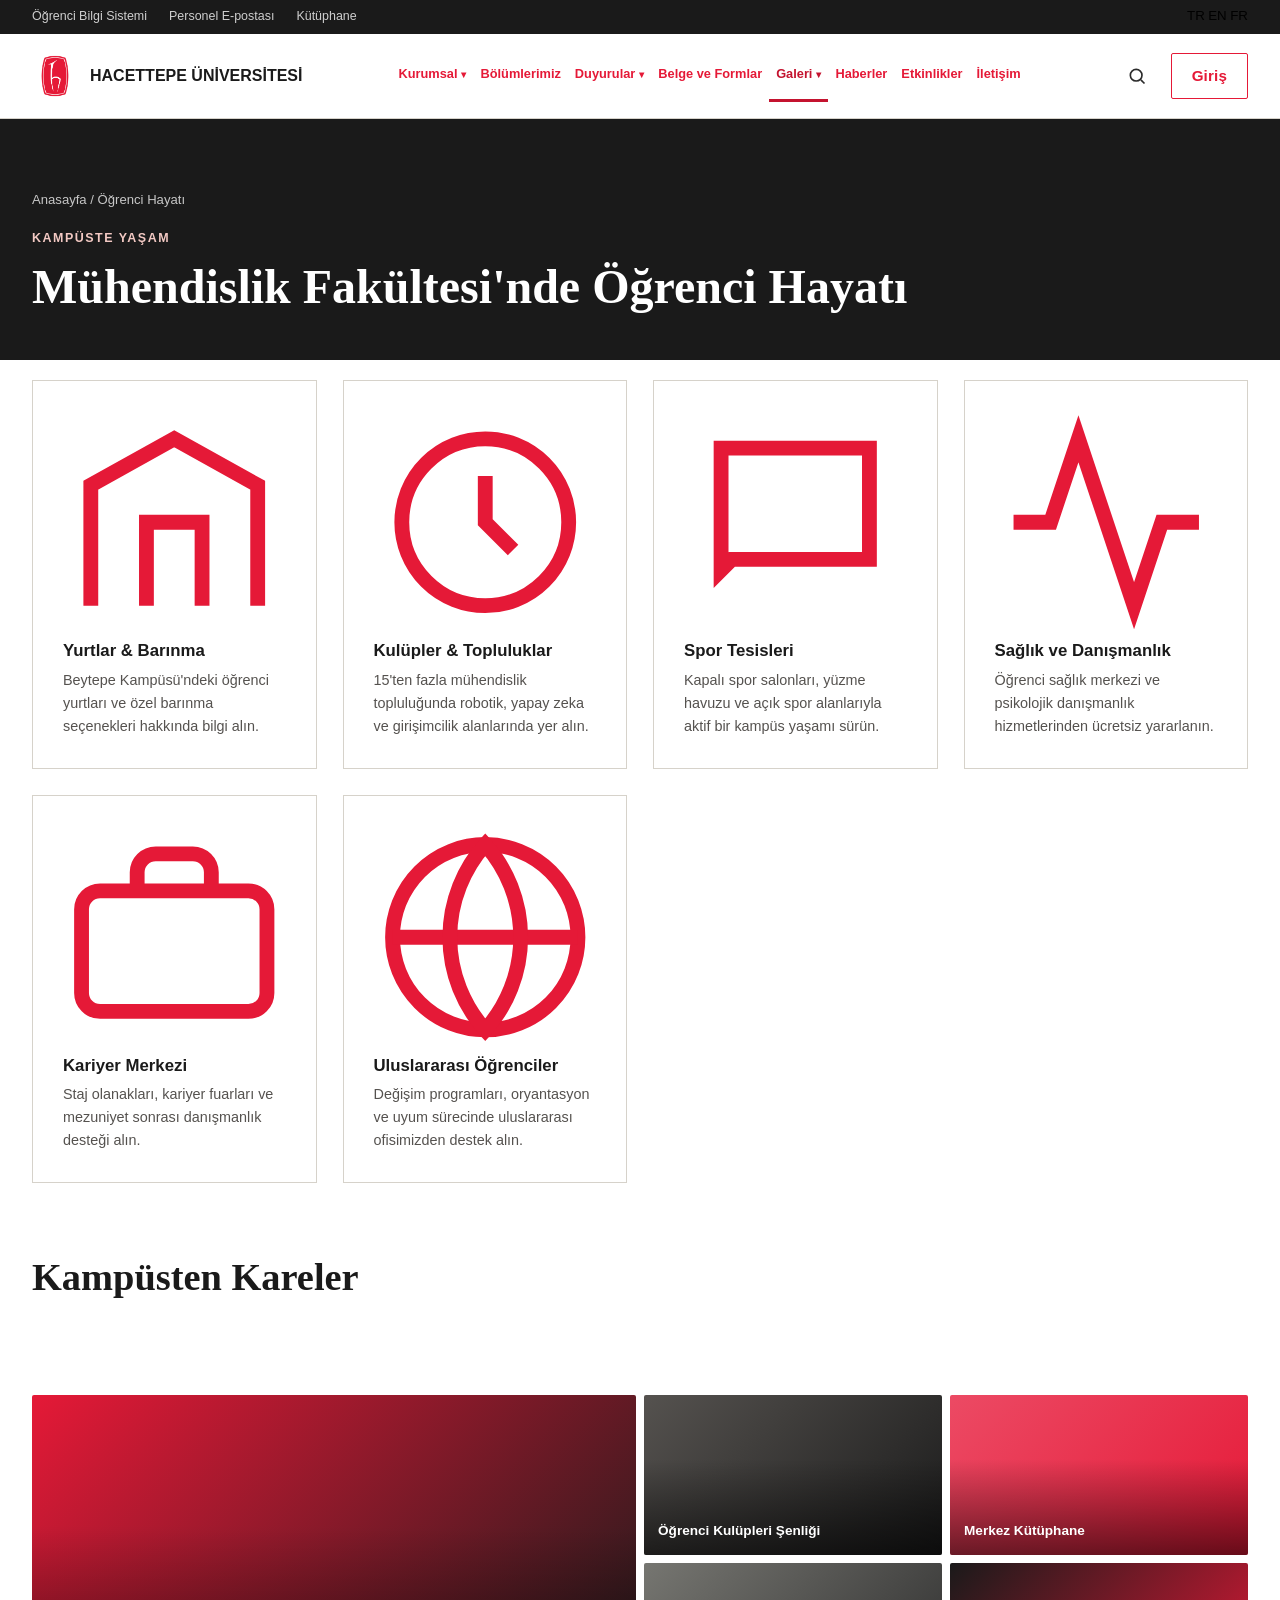
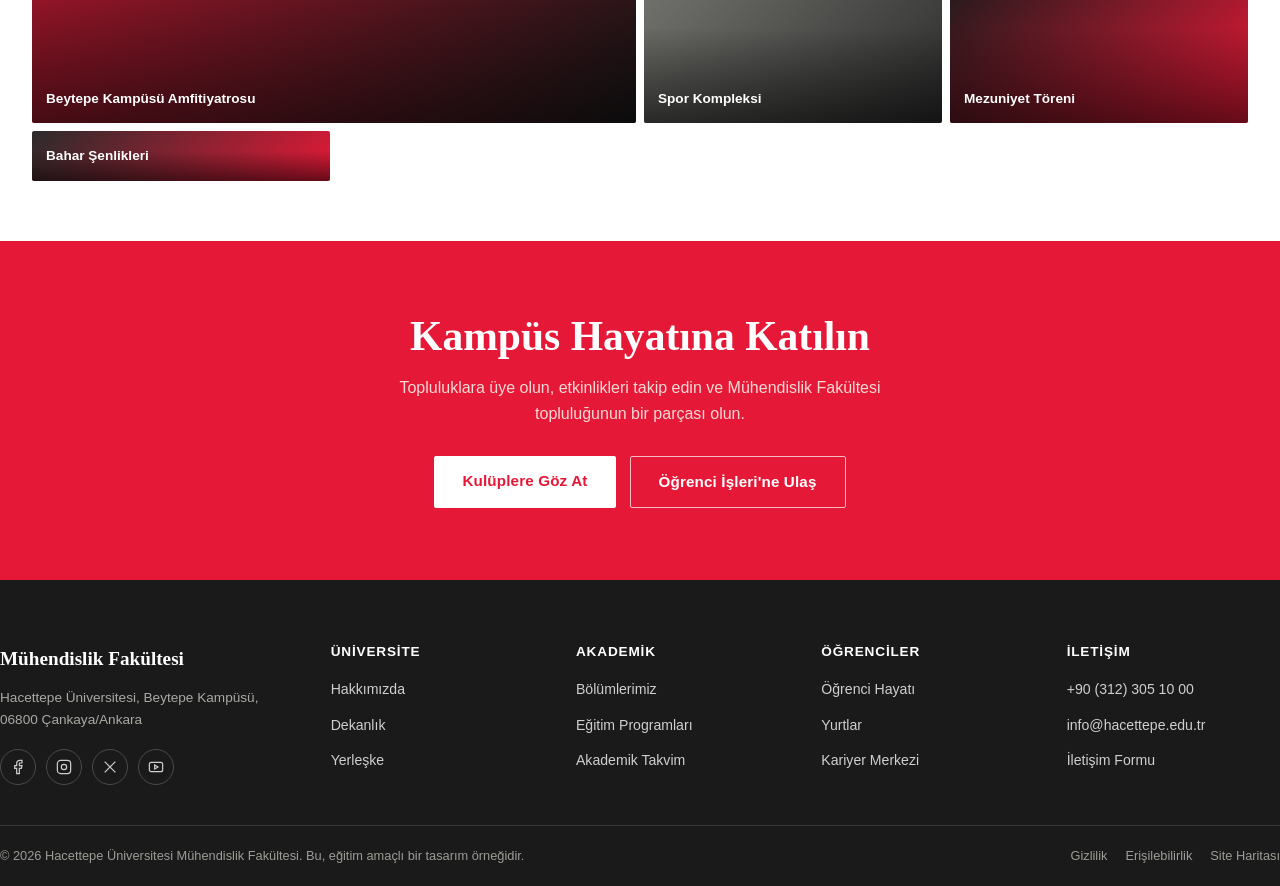
<file: ogrenci-hayati.html>
<!DOCTYPE html>
<html lang="tr">
<head>
  <meta charset="UTF-8" />
  <meta name="viewport" content="width=device-width, initial-scale=1.0" />
  <title>Öğrenci Hayatı | Hacettepe Üniversitesi Mühendislik Fakültesi</title>
  <meta name="description" content="Mühendislik Fakültesi'nde kulüpler, laboratuvarlar, kariyer merkezi ve öğrenci destek hizmetleri." />
  <link rel="stylesheet" href="css/style.css" />
</head>
<body data-page="galeri">
  <a href="#main" class="skip-link" data-i18n="common.skipLink">İçeriğe geç</a>

  <div class="utility-bar">
    <div class="container">
      <nav aria-label="Hızlı erişim">
        <ul>
          <li><a href="#" data-i18n="common.utility.sbs">Öğrenci Bilgi Sistemi</a></li>
          <li><a href="#" data-i18n="common.utility.email">Personel E-postası</a></li>
          <li><a href="#" data-i18n="common.utility.library">Kütüphane</a></li>
        </ul>
      </nav>
      <div class="lang-switch">
        <button type="button" class="active" data-lang="tr">TR</button>
        <button type="button" data-lang="en">EN</button>
        <button type="button" data-lang="fr">FR</button>
      </div>
    </div>
  </div>

  <header class="site-header">
    <div class="container header-inner">
      <a href="index.html" class="brand">
        <img src="img/logo/hu-icon.png" alt="Hacettepe Üniversitesi Mühendislik Fakültesi" class="brand-mark" />
        <span class="brand-text">
          <span class="brand-name">Hacettepe Üniversitesi</span>
          <span class="brand-sub">Mühendislik Fakültesi</span>
        </span>
      </a>

      <nav class="primary-nav" aria-label="Ana menü">
        <ul>
          <li data-menu-item>
            <a href="hakkimizda.html" class="nav-link" data-nav-key="kurumsal" aria-expanded="false">
              <span data-i18n="common.nav.kurumsal">Kurumsal</span> <span class="nav-caret">▾</span>
            </a>
            <div class="mega-menu">
              <div>
                <span class="mega-col-title" data-i18n="common.nav.kurumsalColUniversite">Üniversite</span>
                <a href="hakkimizda.html" data-i18n="common.nav.kurumsalMenu.tarihce">Tarihçe</a>
                <a href="hakkimizda.html#dekanlik" data-i18n="common.nav.kurumsalMenu.dekanlik">Dekanlık ve Yönetim</a>
                <a href="hakkimizda.html#yerleske" data-i18n="common.nav.kurumsalMenu.yerleske">Yerleşkemiz</a>
              </div>
              <div>
                <span class="mega-col-title" data-i18n="common.nav.kurumsalColKurumsal">Kurumsal</span>
                <a href="hakkimizda.html#sayilarla" data-i18n="common.nav.kurumsalMenu.sayilarla">Sayılarla Hacettepe</a>
                <a href="hakkimizda.html#kimlik" data-i18n="common.nav.kurumsalMenu.kimlik">Kurumsal Kimlik</a>
                <a href="iletisim.html" data-i18n="common.nav.kurumsalMenu.iletisimBilgileri">İletişim Bilgileri</a>
              </div>
            </div>
          </li>

          <li>
            <a href="akademik.html" class="nav-link" data-nav-key="bolumlerimiz" data-i18n="common.nav.bolumlerimiz">Bölümlerimiz</a>
          </li>

          <li data-menu-item>
            <a href="index.html#duyurular" class="nav-link" data-nav-key="duyurular" aria-expanded="false">
              <span data-i18n="common.nav.duyurular">Duyurular</span> <span class="nav-caret">▾</span>
            </a>
            <div class="mega-menu">
              <div>
                <span class="mega-col-title" data-i18n="common.nav.duyurularCol1">Duyuru Türleri</span>
                <a href="index.html#duyurular" data-i18n="common.nav.duyurularMenu.akademik">Akademik Duyurular</a>
                <a href="index.html#duyurular" data-i18n="common.nav.duyurularMenu.sinav">Sınav Duyuruları</a>
                <a href="index.html#duyurular" data-i18n="common.nav.duyurularMenu.idari">İdari Duyurular</a>
              </div>
              <div>
                <span class="mega-col-title" data-i18n="common.nav.duyurularCol2">Hızlı Erişim</span>
                <a href="index.html#duyurular" data-i18n="common.nav.duyurularMenu.tumDuyurular">Tüm Duyurular</a>
                <a href="#" data-i18n="common.nav.duyurularMenu.arsiv">Duyuru Arşivi</a>
                <a href="#" data-i18n="common.nav.duyurularMenu.takvim">Akademik Takvim</a>
              </div>
            </div>
          </li>

          <li>
            <a href="belge-ve-formlar.html" class="nav-link" data-nav-key="belge-ve-formlar" data-i18n="common.nav.belgeVeFormlar">Belge ve Formlar</a>
          </li>

          <li data-menu-item>
            <a href="ogrenci-hayati.html#galeri" class="nav-link" data-nav-key="galeri" aria-expanded="false">
              <span data-i18n="common.nav.galeri">Galeri</span> <span class="nav-caret">▾</span>
            </a>
            <div class="mega-menu">
              <div>
                <span class="mega-col-title" data-i18n="common.nav.galeriCol1">Görseller</span>
                <a href="ogrenci-hayati.html#galeri" data-i18n="common.nav.galeriMenu.kampus">Kampüs Galerisi</a>
                <a href="ogrenci-hayati.html#galeri" data-i18n="common.nav.galeriMenu.etkinlik">Etkinlik Galerisi</a>
              </div>
              <div>
                <span class="mega-col-title" data-i18n="common.nav.galeriCol2">Medya</span>
                <a href="#" data-i18n="common.nav.galeriMenu.video">Video Galerisi</a>
                <a href="ogrenci-hayati.html" data-i18n="common.nav.galeriMenu.ogrenciHayati">Öğrenci Hayatı</a>
              </div>
            </div>
          </li>

          <li>
            <a href="index.html#duyurular" class="nav-link" data-nav-key="haberler" data-i18n="common.nav.haberler">Haberler</a>
          </li>

          <li>
            <a href="index.html#etkinlikler" class="nav-link" data-nav-key="etkinlikler" data-i18n="common.nav.etkinlikler">Etkinlikler</a>
          </li>

          <li>
            <a href="iletisim.html" class="nav-link" data-nav-key="iletisim" data-i18n="common.nav.iletisim">İletişim</a>
          </li>
        </ul>
      </nav>

      <div class="header-actions">
        <button class="icon-btn search-desktop" data-search-open aria-label="Ara" data-i18n-aria-label="common.header.searchAria">
          <svg viewBox="0 0 24 24" fill="none" stroke="currentColor" stroke-width="2"><circle cx="11" cy="11" r="7"/><line x1="21" y1="21" x2="16.65" y2="16.65"/></svg>
        </button>
        <a href="#" class="btn btn-outline-dark" style="padding:10px 20px;" data-i18n="common.header.girisBtn">Giriş</a>
        <button class="menu-toggle" aria-label="Menüyü aç/kapat" aria-expanded="false" data-i18n-aria-label="common.header.menuAria">
          <span></span><span></span><span></span>
        </button>
      </div>
    </div>
  </header>

  <div class="search-overlay">
    <div class="search-panel">
      <div class="container">
        <button class="search-close" aria-label="Aramayı kapat" data-i18n-aria-label="common.search.closeAria">&times;</button>
        <form role="search">
          <input type="search" placeholder="Sitede ara: bölüm, akademisyen, duyuru…" aria-label="Site içi arama" data-i18n-placeholder="common.search.placeholder" data-i18n-aria-label="common.search.ariaLabel" />
          <button type="submit" class="search-submit" data-i18n="common.search.button">Ara</button>
        </form>
        <div class="search-suggest">
          <span data-i18n="common.search.populer">Popüler:</span>
          <a href="akademik.html" data-i18n="common.search.suggest.bolumlerimiz">Bölümlerimiz</a>
          <a href="#" data-i18n="common.search.suggest.takvim">Akademik Takvim</a>
          <a href="ogrenci-hayati.html" data-i18n="common.search.suggest.yurt">Yurt Başvurusu</a>
          <a href="iletisim.html" data-i18n="common.search.suggest.iletisim">İletişim</a>
        </div>
      </div>
    </div>
  </div>

  <main id="main">
    <section class="page-header">
      <div class="container">
        <div class="breadcrumb"><a href="index.html" data-i18n="galeri.pageHeader.breadcrumbHome">Anasayfa</a> / <span data-i18n="galeri.pageHeader.breadcrumbCurrent">Öğrenci Hayatı</span></div>
        <span class="eyebrow" data-i18n="galeri.pageHeader.eyebrow">Kampüste Yaşam</span>
        <h1 data-i18n="galeri.pageHeader.title">Mühendislik Fakültesi'nde Öğrenci Hayatı</h1>
      </div>
    </section>

    <section class="container">
      <div class="feature-grid">
        <div class="feature-card reveal">
          <span class="quick-icon"><svg viewBox="0 0 24 24" fill="none" stroke="currentColor" stroke-width="1.6"><path d="M3 21V8l9-5 9 5v13"/><path d="M9 21V12h6v9"/></svg></span>
          <h3 data-i18n="galeri.features.card1.title">Yurtlar &amp; Barınma</h3>
          <p data-i18n="galeri.features.card1.desc">Beytepe Kampüsü'ndeki öğrenci yurtları ve özel barınma seçenekleri hakkında bilgi alın.</p>
        </div>
        <div class="feature-card reveal">
          <span class="quick-icon"><svg viewBox="0 0 24 24" fill="none" stroke="currentColor" stroke-width="1.6"><circle cx="12" cy="12" r="9"/><path d="M12 7v5l3 3"/></svg></span>
          <h3 data-i18n="galeri.features.card2.title">Kulüpler &amp; Topluluklar</h3>
          <p data-i18n="galeri.features.card2.desc">15'ten fazla mühendislik topluluğunda robotik, yapay zeka ve girişimcilik alanlarında yer alın.</p>
        </div>
        <div class="feature-card reveal">
          <span class="quick-icon"><svg viewBox="0 0 24 24" fill="none" stroke="currentColor" stroke-width="1.6"><path d="M4 4h16v12H5.17L4 17.17z"/></svg></span>
          <h3 data-i18n="galeri.features.card3.title">Spor Tesisleri</h3>
          <p data-i18n="galeri.features.card3.desc">Kapalı spor salonları, yüzme havuzu ve açık spor alanlarıyla aktif bir kampüs yaşamı sürün.</p>
        </div>
        <div class="feature-card reveal">
          <span class="quick-icon"><svg viewBox="0 0 24 24" fill="none" stroke="currentColor" stroke-width="1.6"><path d="M22 12h-4l-3 9L9 3l-3 9H2"/></svg></span>
          <h3 data-i18n="galeri.features.card4.title">Sağlık ve Danışmanlık</h3>
          <p data-i18n="galeri.features.card4.desc">Öğrenci sağlık merkezi ve psikolojik danışmanlık hizmetlerinden ücretsiz yararlanın.</p>
        </div>
        <div class="feature-card reveal">
          <span class="quick-icon"><svg viewBox="0 0 24 24" fill="none" stroke="currentColor" stroke-width="1.6"><path d="M20 7H4a2 2 0 0 0-2 2v9a2 2 0 0 0 2 2h16a2 2 0 0 0 2-2V9a2 2 0 0 0-2-2z"/><path d="M16 7V5a2 2 0 0 0-2-2h-4a2 2 0 0 0-2 2v2"/></svg></span>
          <h3 data-i18n="galeri.features.card5.title">Kariyer Merkezi</h3>
          <p data-i18n="galeri.features.card5.desc">Staj olanakları, kariyer fuarları ve mezuniyet sonrası danışmanlık desteği alın.</p>
        </div>
        <div class="feature-card reveal">
          <span class="quick-icon"><svg viewBox="0 0 24 24" fill="none" stroke="currentColor" stroke-width="1.6"><circle cx="12" cy="12" r="10"/><line x1="2" y1="12" x2="22" y2="12"/><path d="M12 2a15 15 0 0 1 0 20 15 15 0 0 1 0-20z"/></svg></span>
          <h3 data-i18n="galeri.features.card6.title">Uluslararası Öğrenciler</h3>
          <p data-i18n="galeri.features.card6.desc">Değişim programları, oryantasyon ve uyum sürecinde uluslararası ofisimizden destek alın.</p>
        </div>
      </div>
    </section>

    <section class="container" id="galeri">
      <div class="section-head reveal">
        <h2 data-i18n="galeri.gallery.title">Kampüsten Kareler</h2>
      </div>
      <div class="gallery-grid">
        <div class="gallery-item big tone-a reveal"><span data-i18n="galeri.gallery.item1">Beytepe Kampüsü Amfitiyatrosu</span></div>
        <div class="gallery-item tone-b reveal"><span data-i18n="galeri.gallery.item2">Öğrenci Kulüpleri Şenliği</span></div>
        <div class="gallery-item tone-c reveal"><span data-i18n="galeri.gallery.item3">Merkez Kütüphane</span></div>
        <div class="gallery-item tone-d reveal"><span data-i18n="galeri.gallery.item4">Spor Kompleksi</span></div>
        <div class="gallery-item tone-e reveal"><span data-i18n="galeri.gallery.item5">Mezuniyet Töreni</span></div>
        <div class="gallery-item tone-f reveal"><span data-i18n="galeri.gallery.item6">Bahar Şenlikleri</span></div>
      </div>
    </section>

    <section class="cta-band">
      <div class="container">
        <h2 data-i18n="galeri.cta.title">Kampüs Hayatına Katılın</h2>
        <p data-i18n="galeri.cta.lead">Topluluklara üye olun, etkinlikleri takip edin ve Mühendislik Fakültesi topluluğunun bir parçası olun.</p>
        <div class="cta-actions">
          <a href="#" class="btn btn-primary" data-i18n="galeri.cta.btnClubs">Kulüplere Göz At</a>
          <a href="iletisim.html" class="btn btn-outline" data-i18n="galeri.cta.btnContact">Öğrenci İşleri'ne Ulaş</a>
        </div>
      </div>
    </section>
  </main>

  <footer class="site-footer">
    <div class="container footer-top">
      <div class="footer-brand">
        <span class="brand-name" data-i18n="common.footer.brandName">Mühendislik Fakültesi</span>
        <p data-i18n="common.footer.address">Hacettepe Üniversitesi, Beytepe Kampüsü, 06800 Çankaya/Ankara</p>
        <div class="social-row">
          <a href="#" aria-label="Facebook"><svg viewBox="0 0 24 24" fill="none" stroke="currentColor" stroke-width="1.8"><path d="M18 2h-3a5 5 0 0 0-5 5v3H7v4h3v8h4v-8h3l1-4h-4V7a1 1 0 0 1 1-1h3z"/></svg></a>
          <a href="#" aria-label="Instagram"><svg viewBox="0 0 24 24" fill="none" stroke="currentColor" stroke-width="1.8"><rect x="2" y="2" width="20" height="20" rx="5"/><circle cx="12" cy="12" r="4"/><line x1="17.5" y1="6.5" x2="17.5" y2="6.5"/></svg></a>
          <a href="#" aria-label="X / Twitter"><svg viewBox="0 0 24 24" fill="none" stroke="currentColor" stroke-width="1.8"><line x1="4" y1="4" x2="20" y2="20"/><line x1="20" y1="4" x2="4" y2="20"/></svg></a>
          <a href="#" aria-label="YouTube"><svg viewBox="0 0 24 24" fill="none" stroke="currentColor" stroke-width="1.8"><rect x="2" y="5" width="20" height="14" rx="3"/><polygon points="10 9 15 12 10 15 10 9"/></svg></a>
        </div>
      </div>
      <div class="footer-col">
        <h4 data-i18n="common.footer.colUniversite.title">Üniversite</h4>
        <ul>
          <li><a href="hakkimizda.html" data-i18n="common.footer.colUniversite.hakkimizda">Hakkımızda</a></li>
          <li><a href="hakkimizda.html#dekanlik" data-i18n="common.footer.colUniversite.dekanlik">Dekanlık</a></li>
          <li><a href="hakkimizda.html#yerleske" data-i18n="common.footer.colUniversite.yerleske">Yerleşke</a></li>
        </ul>
      </div>
      <div class="footer-col">
        <h4 data-i18n="common.footer.colAkademik.title">Akademik</h4>
        <ul>
          <li><a href="akademik.html" data-i18n="common.footer.colAkademik.bolumlerimiz">Bölümlerimiz</a></li>
          <li><a href="akademik.html" data-i18n="common.footer.colAkademik.egitimProgramlari">Eğitim Programları</a></li>
          <li><a href="#" data-i18n="common.footer.colAkademik.takvim">Akademik Takvim</a></li>
        </ul>
      </div>
      <div class="footer-col">
        <h4 data-i18n="common.footer.colOgrenciler.title">Öğrenciler</h4>
        <ul>
          <li><a href="ogrenci-hayati.html" data-i18n="common.footer.colOgrenciler.ogrenciHayati">Öğrenci Hayatı</a></li>
          <li><a href="ogrenci-hayati.html" data-i18n="common.footer.colOgrenciler.yurtlar">Yurtlar</a></li>
          <li><a href="#" data-i18n="common.footer.colOgrenciler.kariyerMerkezi">Kariyer Merkezi</a></li>
        </ul>
      </div>
      <div class="footer-col">
        <h4 data-i18n="common.footer.colIletisim.title">İletişim</h4>
        <ul>
          <li><a href="tel:+903123051000">+90 (312) 305 10 00</a></li>
          <li><a href="mailto:info@hacettepe.edu.tr">info@hacettepe.edu.tr</a></li>
          <li><a href="iletisim.html" data-i18n="common.footer.colIletisim.iletisimFormu">İletişim Formu</a></li>
        </ul>
      </div>
    </div>
    <div class="container footer-bottom">
      <span data-i18n="common.footer.copyright">&copy; 2026 Hacettepe Üniversitesi Mühendislik Fakültesi. Bu, eğitim amaçlı bir tasarım örneğidir.</span>
      <ul>
        <li><a href="#" data-i18n="common.footer.gizlilik">Gizlilik</a></li>
        <li><a href="#" data-i18n="common.footer.erisilebilirlik">Erişilebilirlik</a></li>
        <li><a href="#" data-i18n="common.footer.siteHaritasi">Site Haritası</a></li>
      </ul>
    </div>
  </footer>

  <button class="back-to-top" aria-label="Yukarı çık" data-i18n-aria-label="common.backToTop.aria">
    <svg viewBox="0 0 24 24" fill="none" stroke="currentColor" stroke-width="2" width="20" height="20"><line x1="12" y1="19" x2="12" y2="5"/><polyline points="5 12 12 5 19 12"/></svg>
  </button>

  <script src="js/i18n.js"></script>
  <script src="js/script.js"></script>
</body>
</html>
</file>
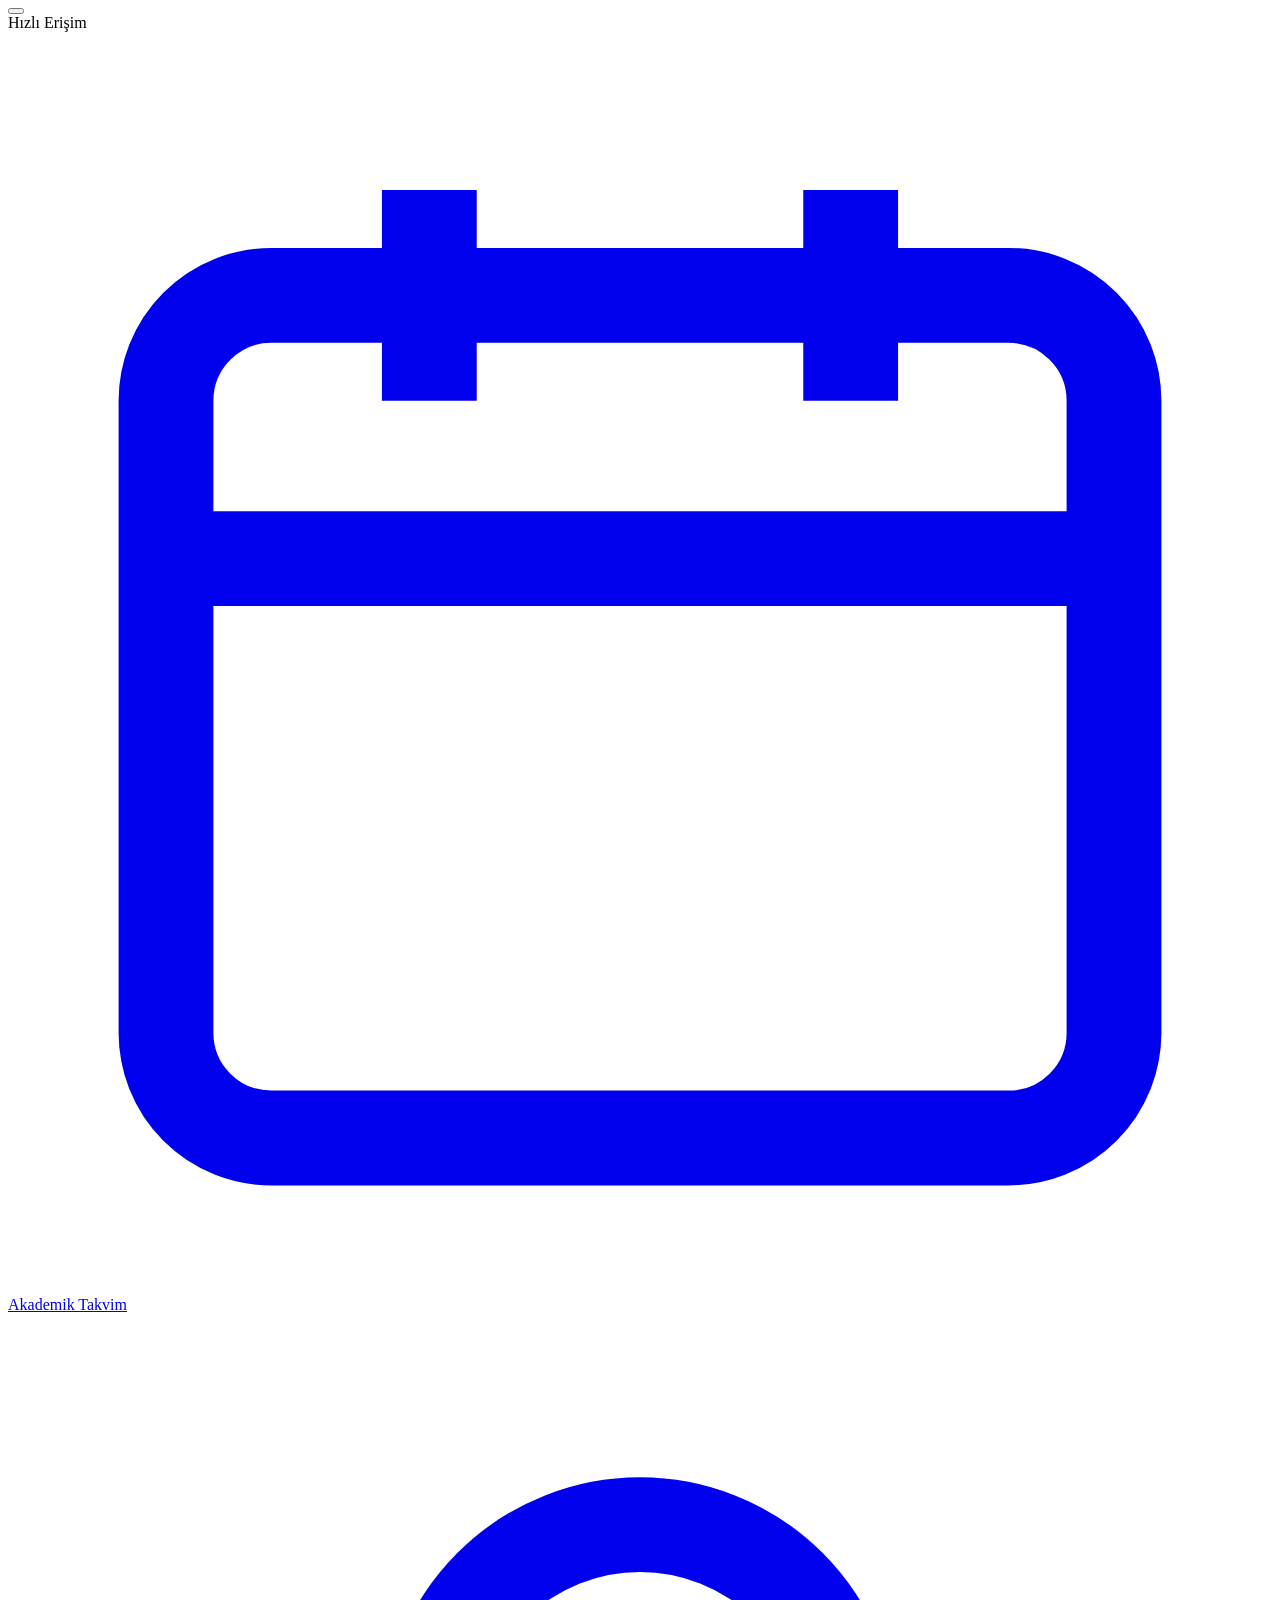
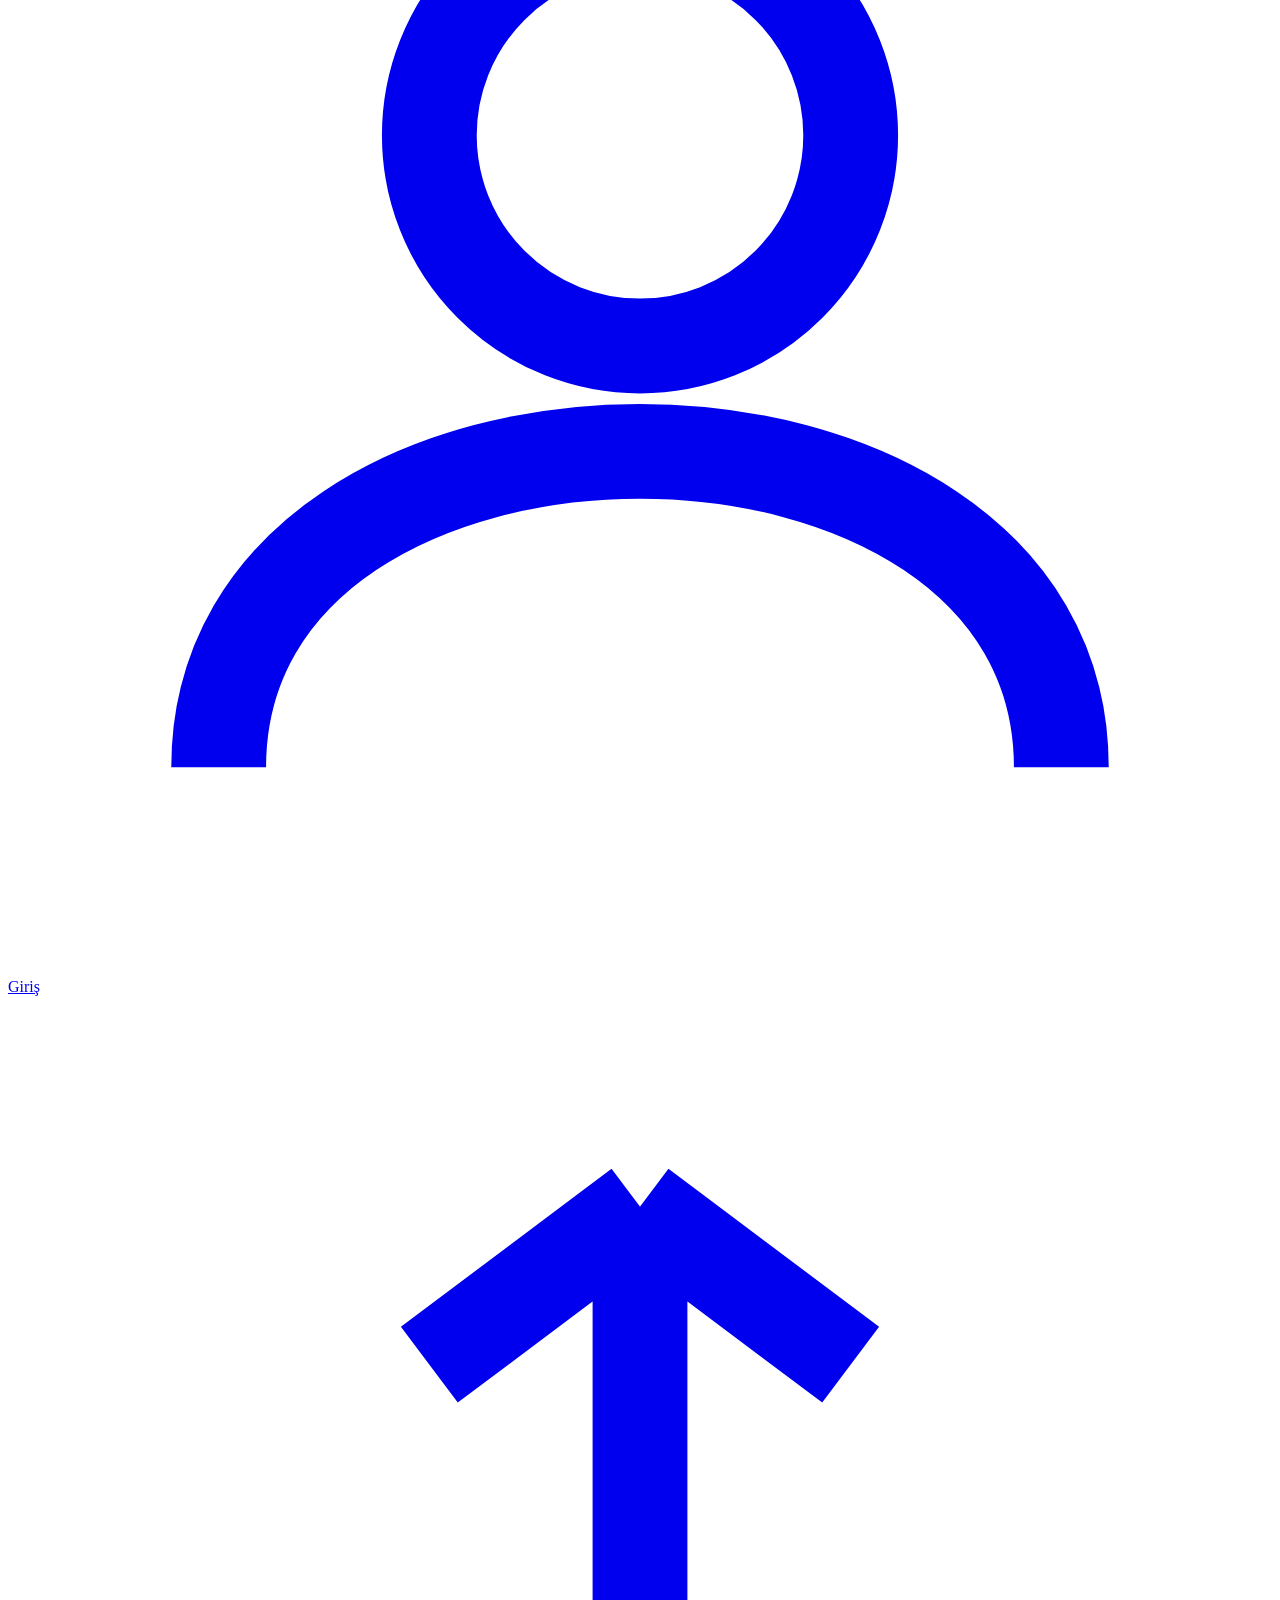
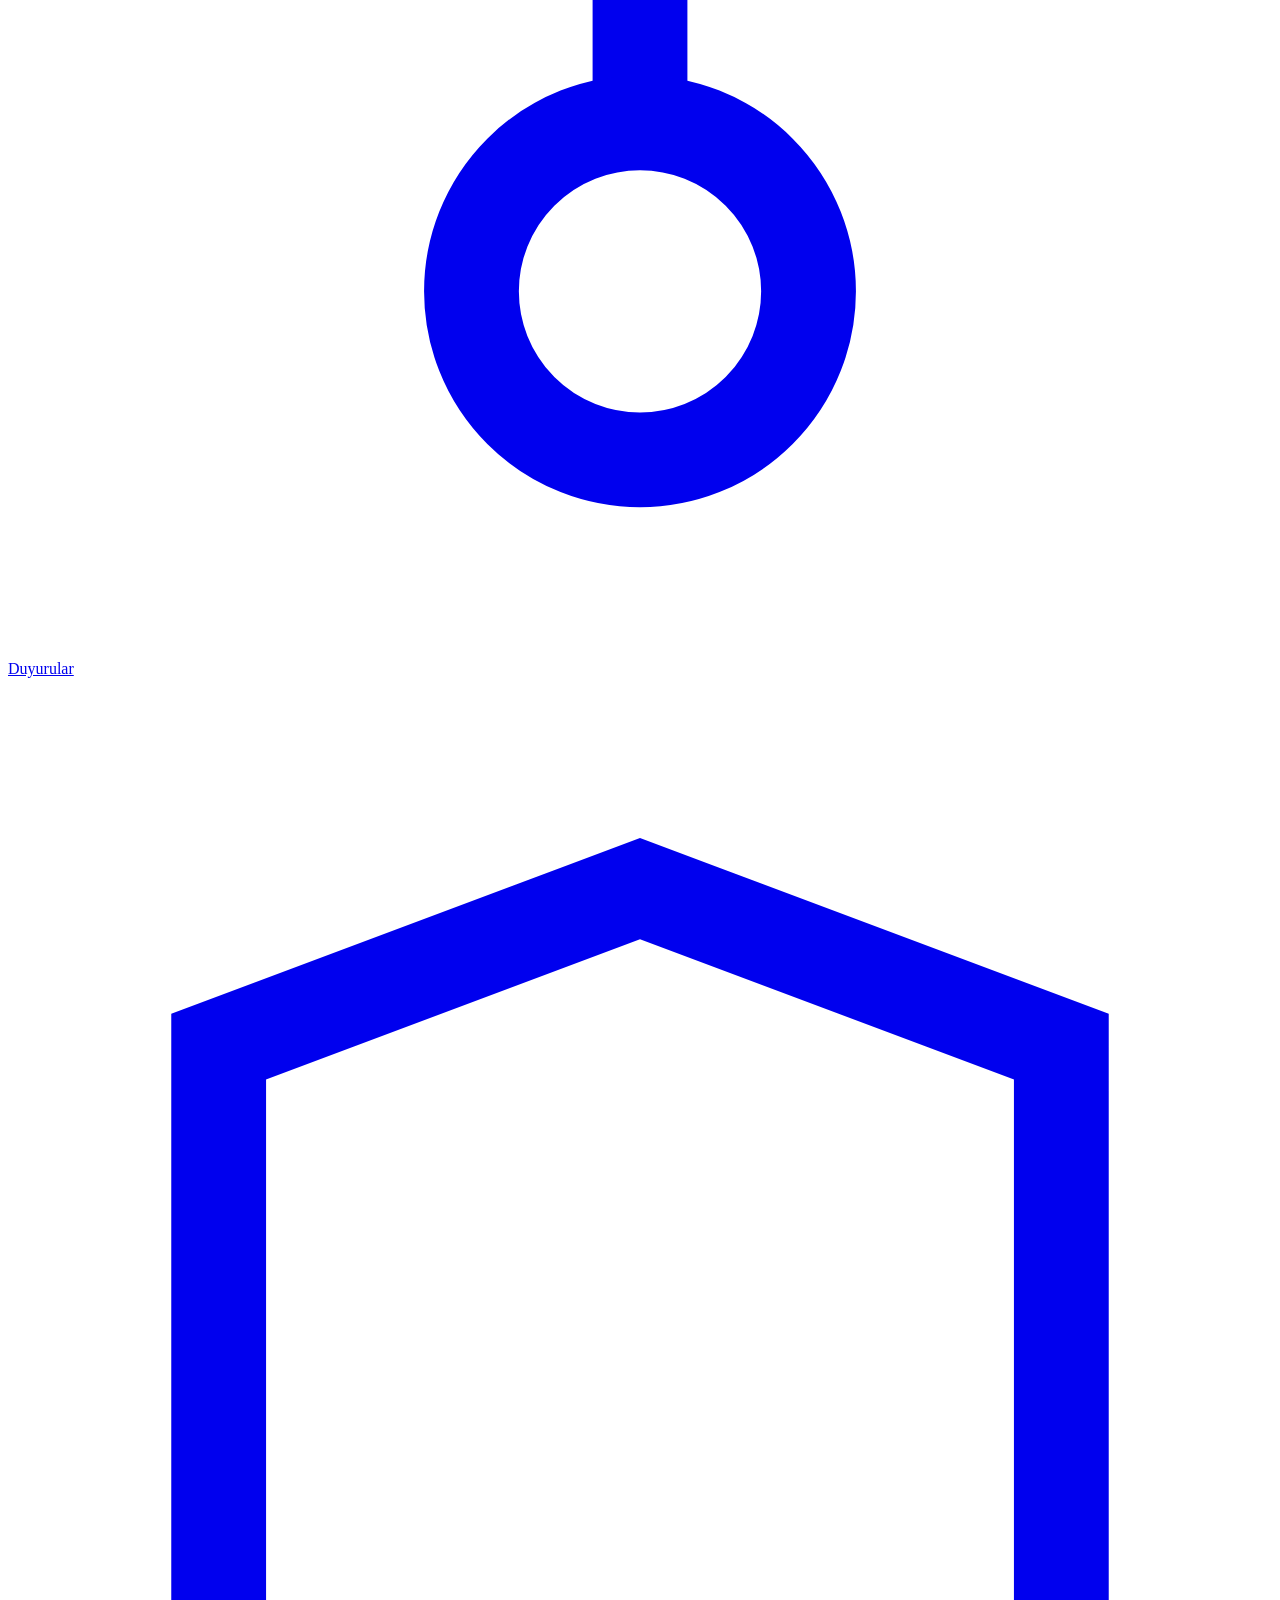
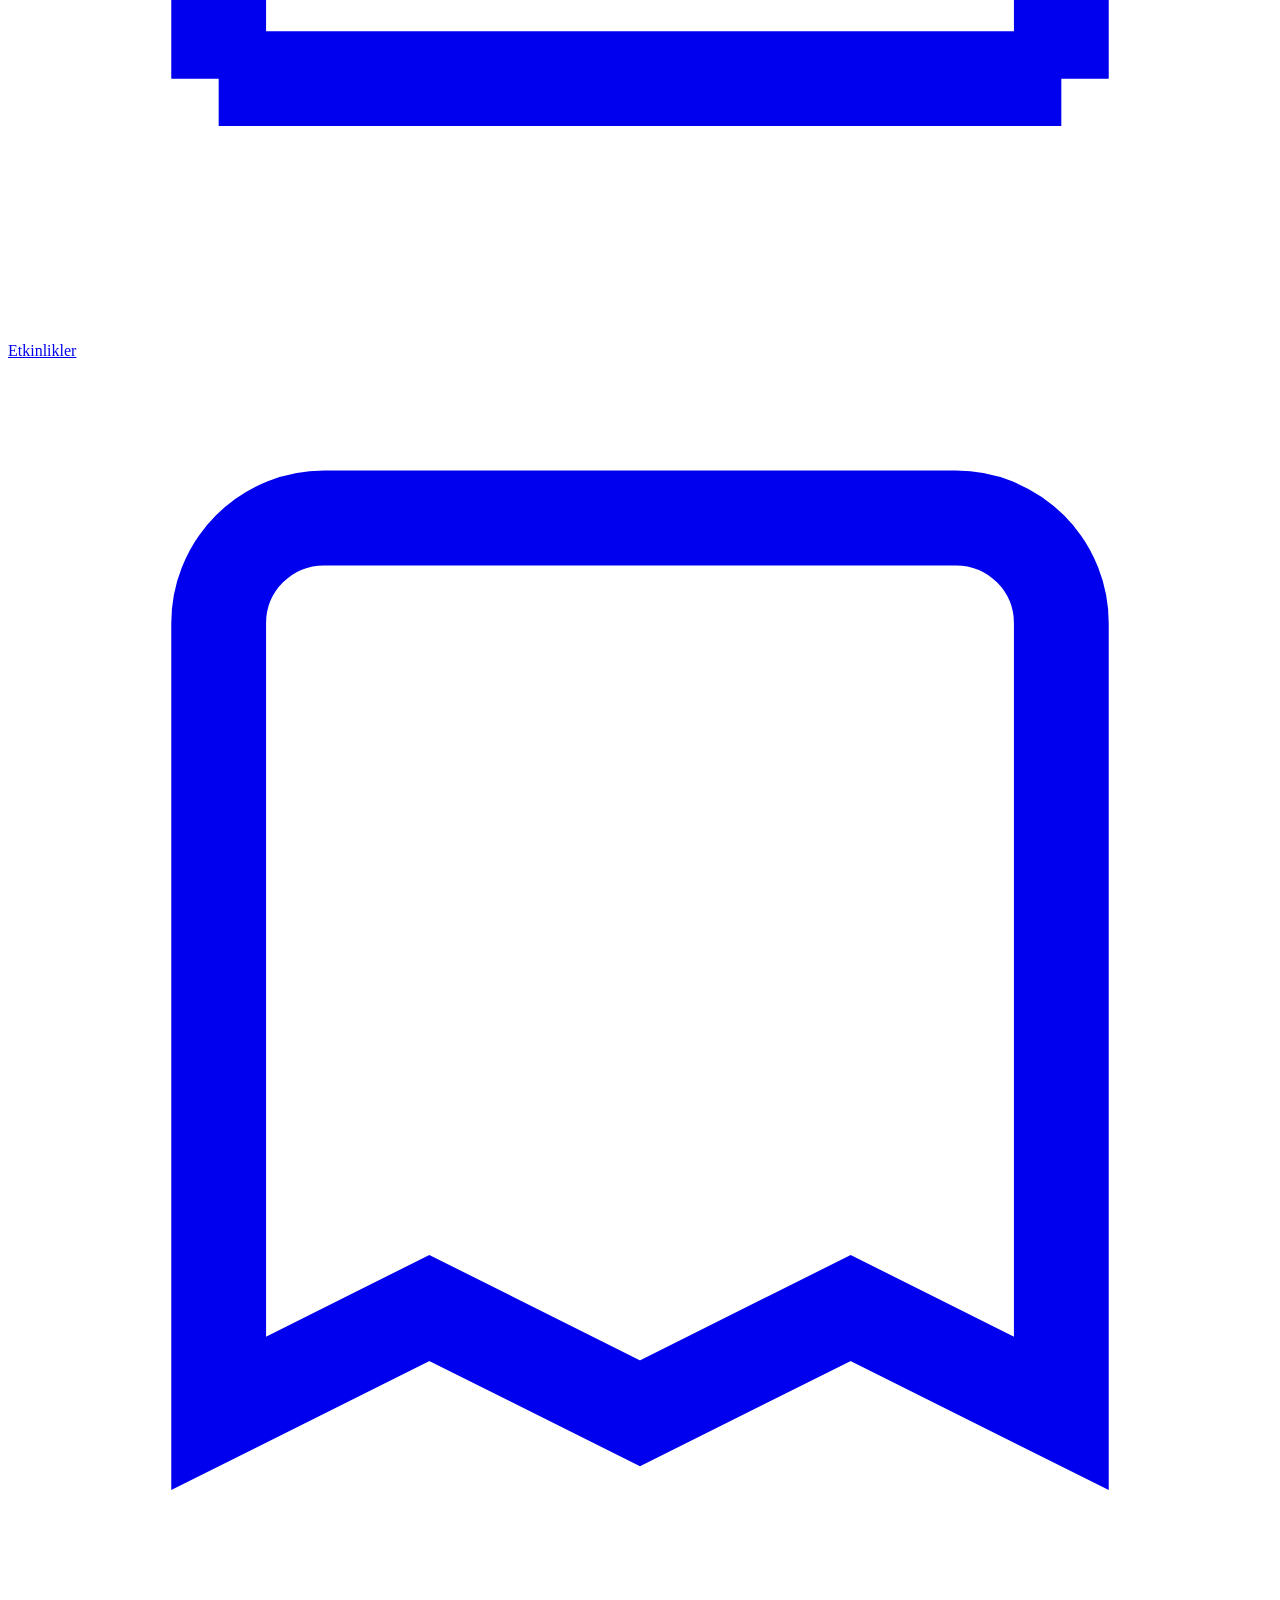
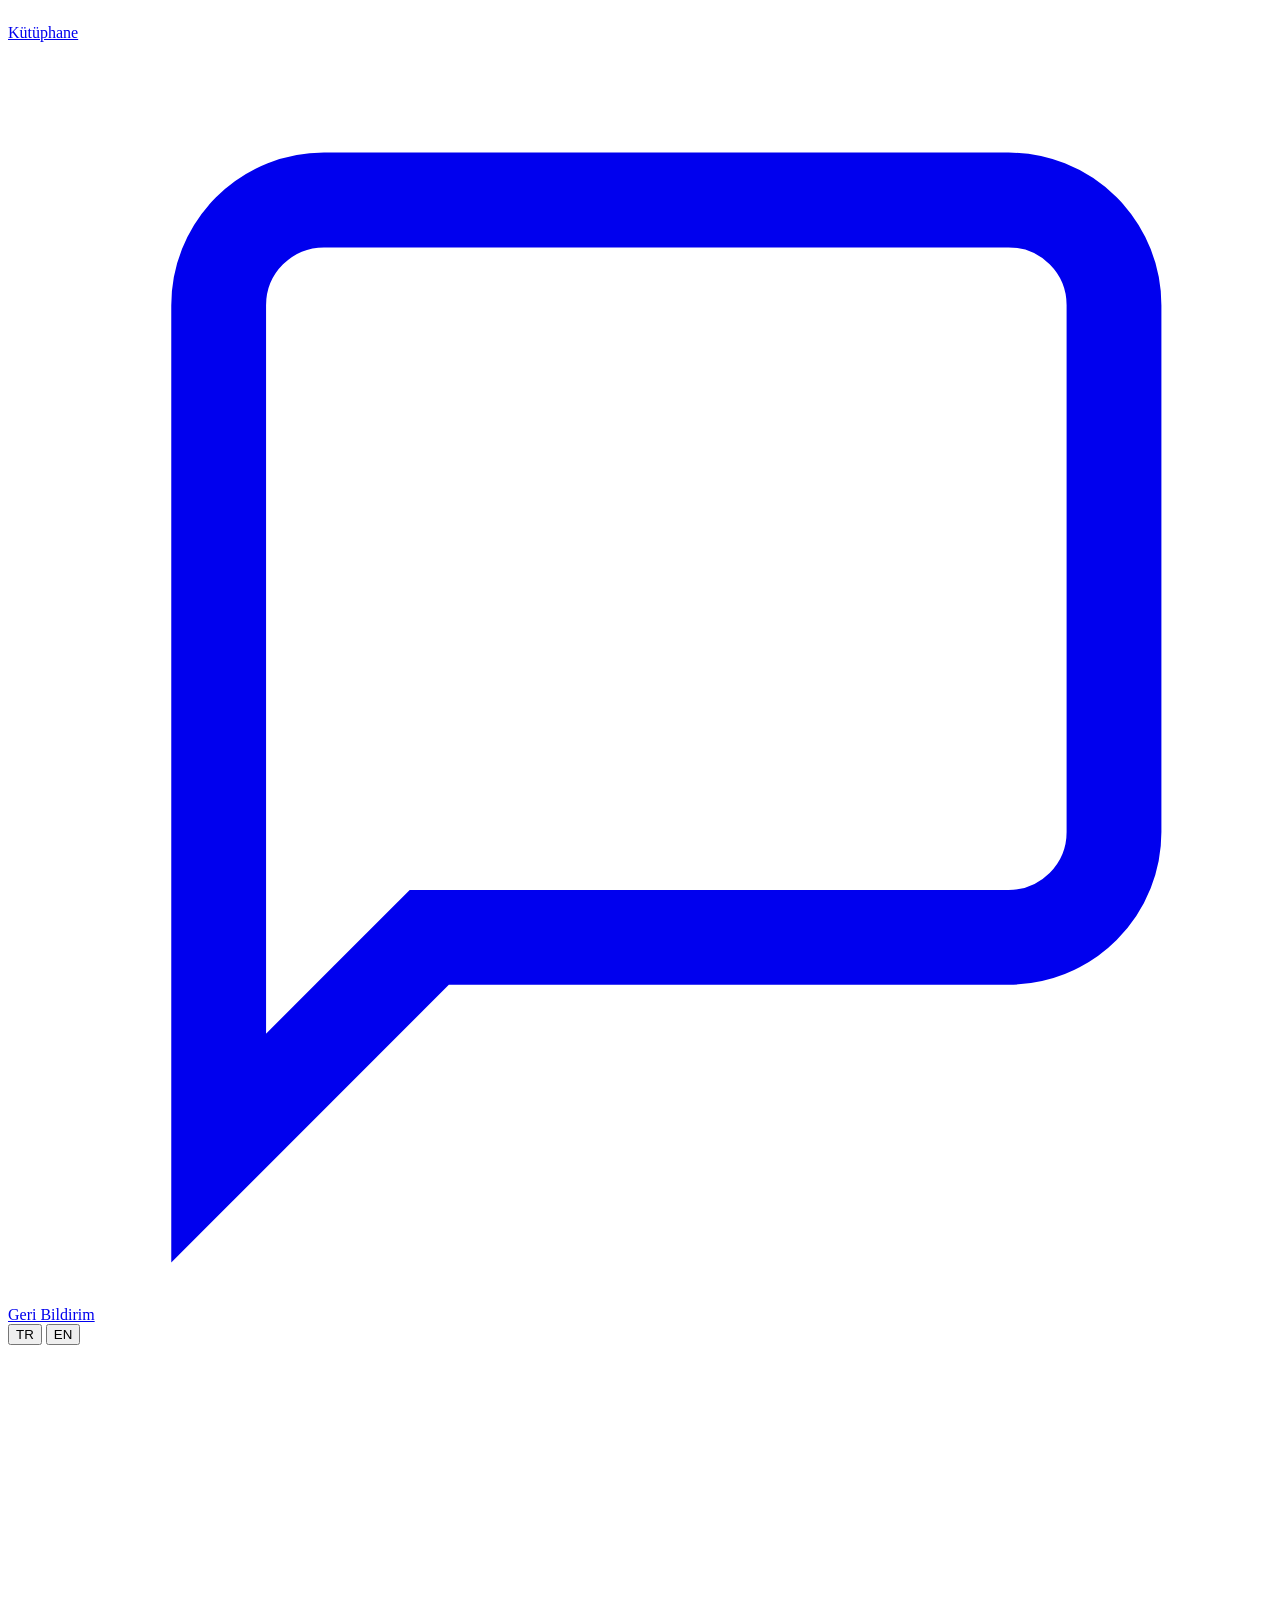
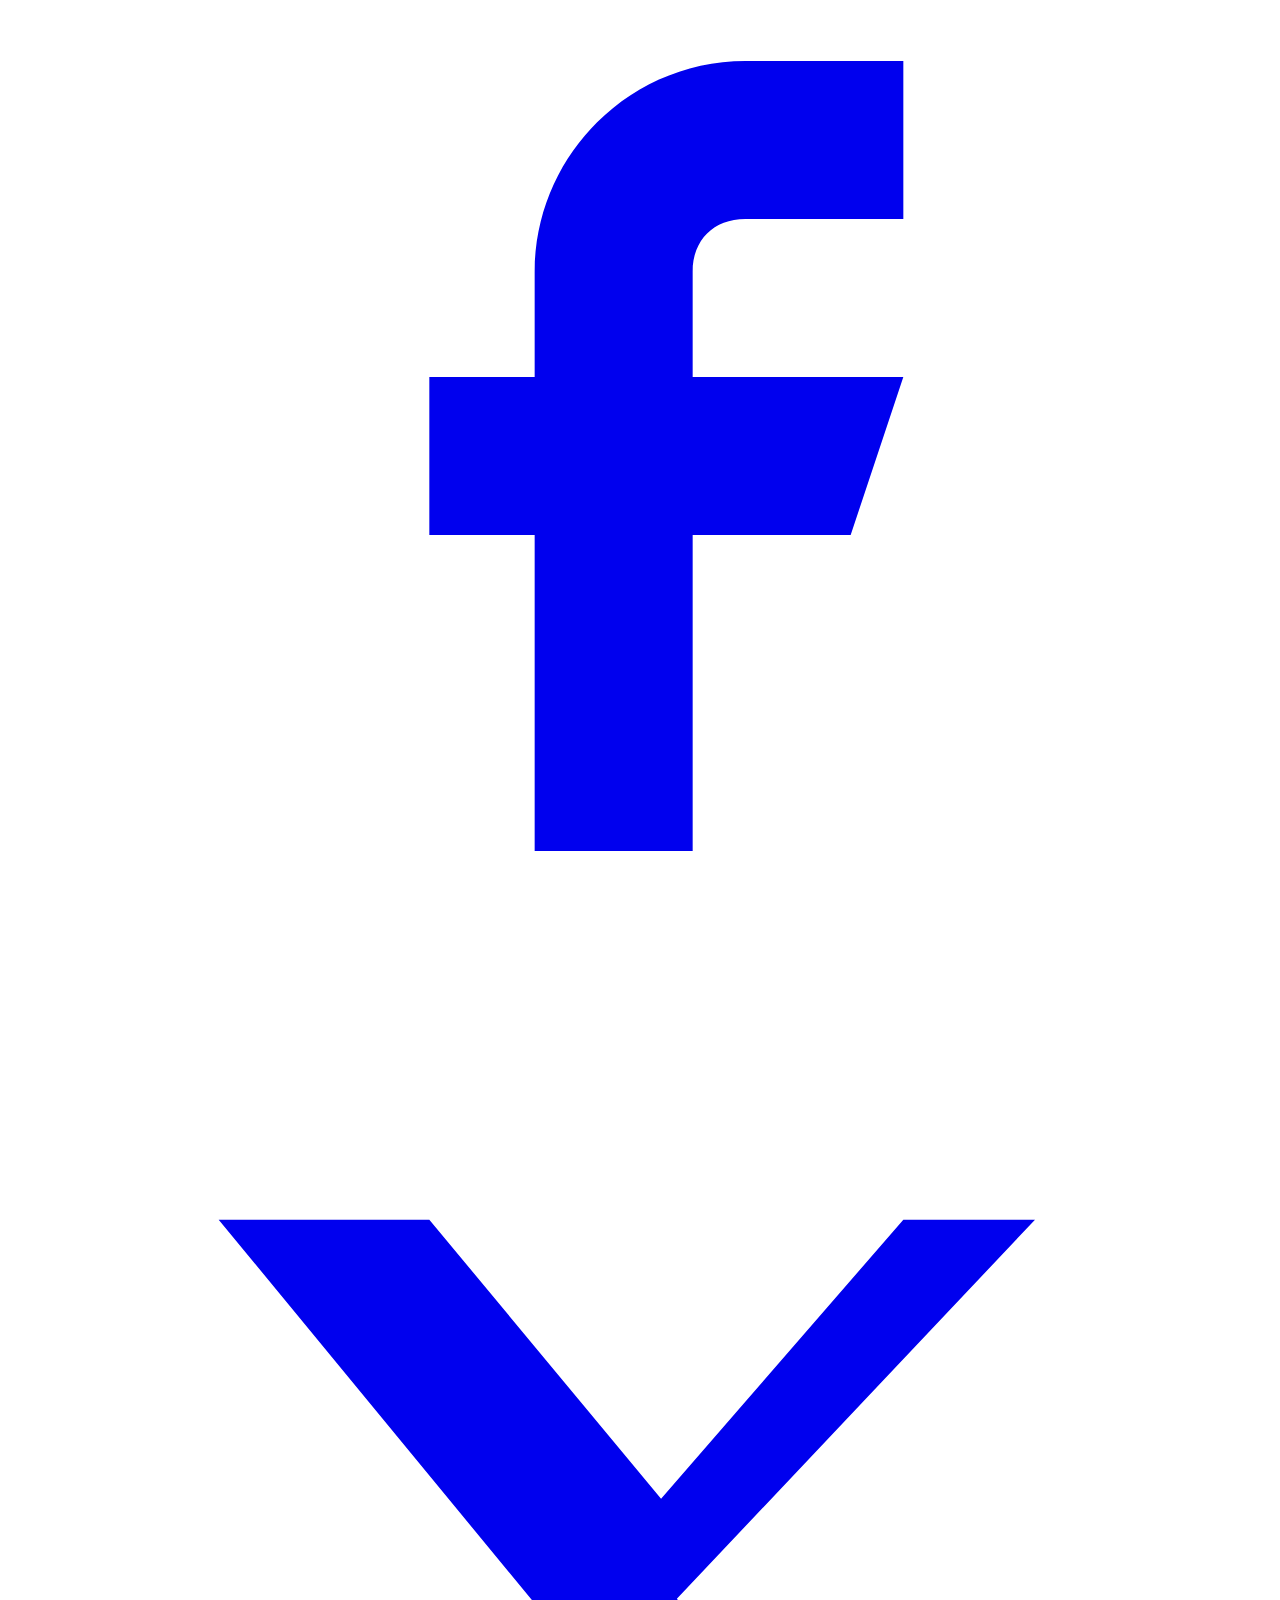
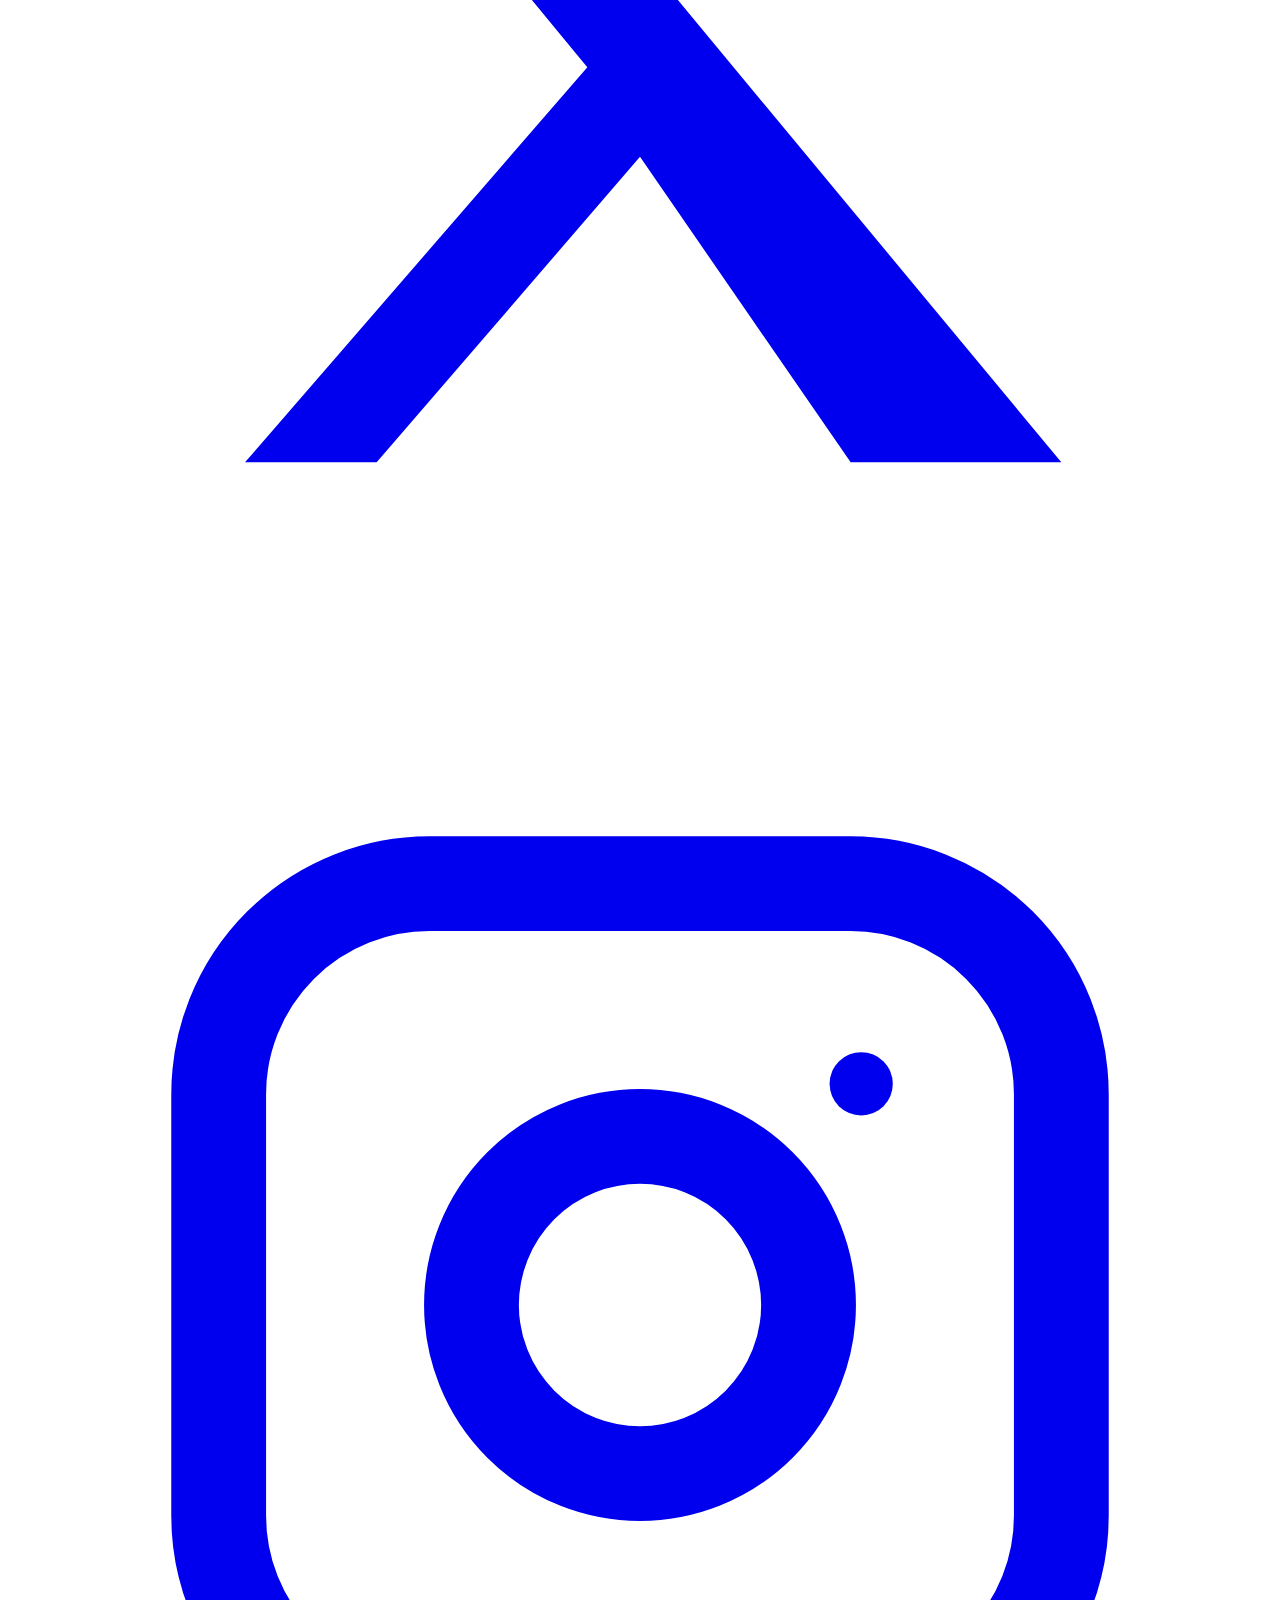
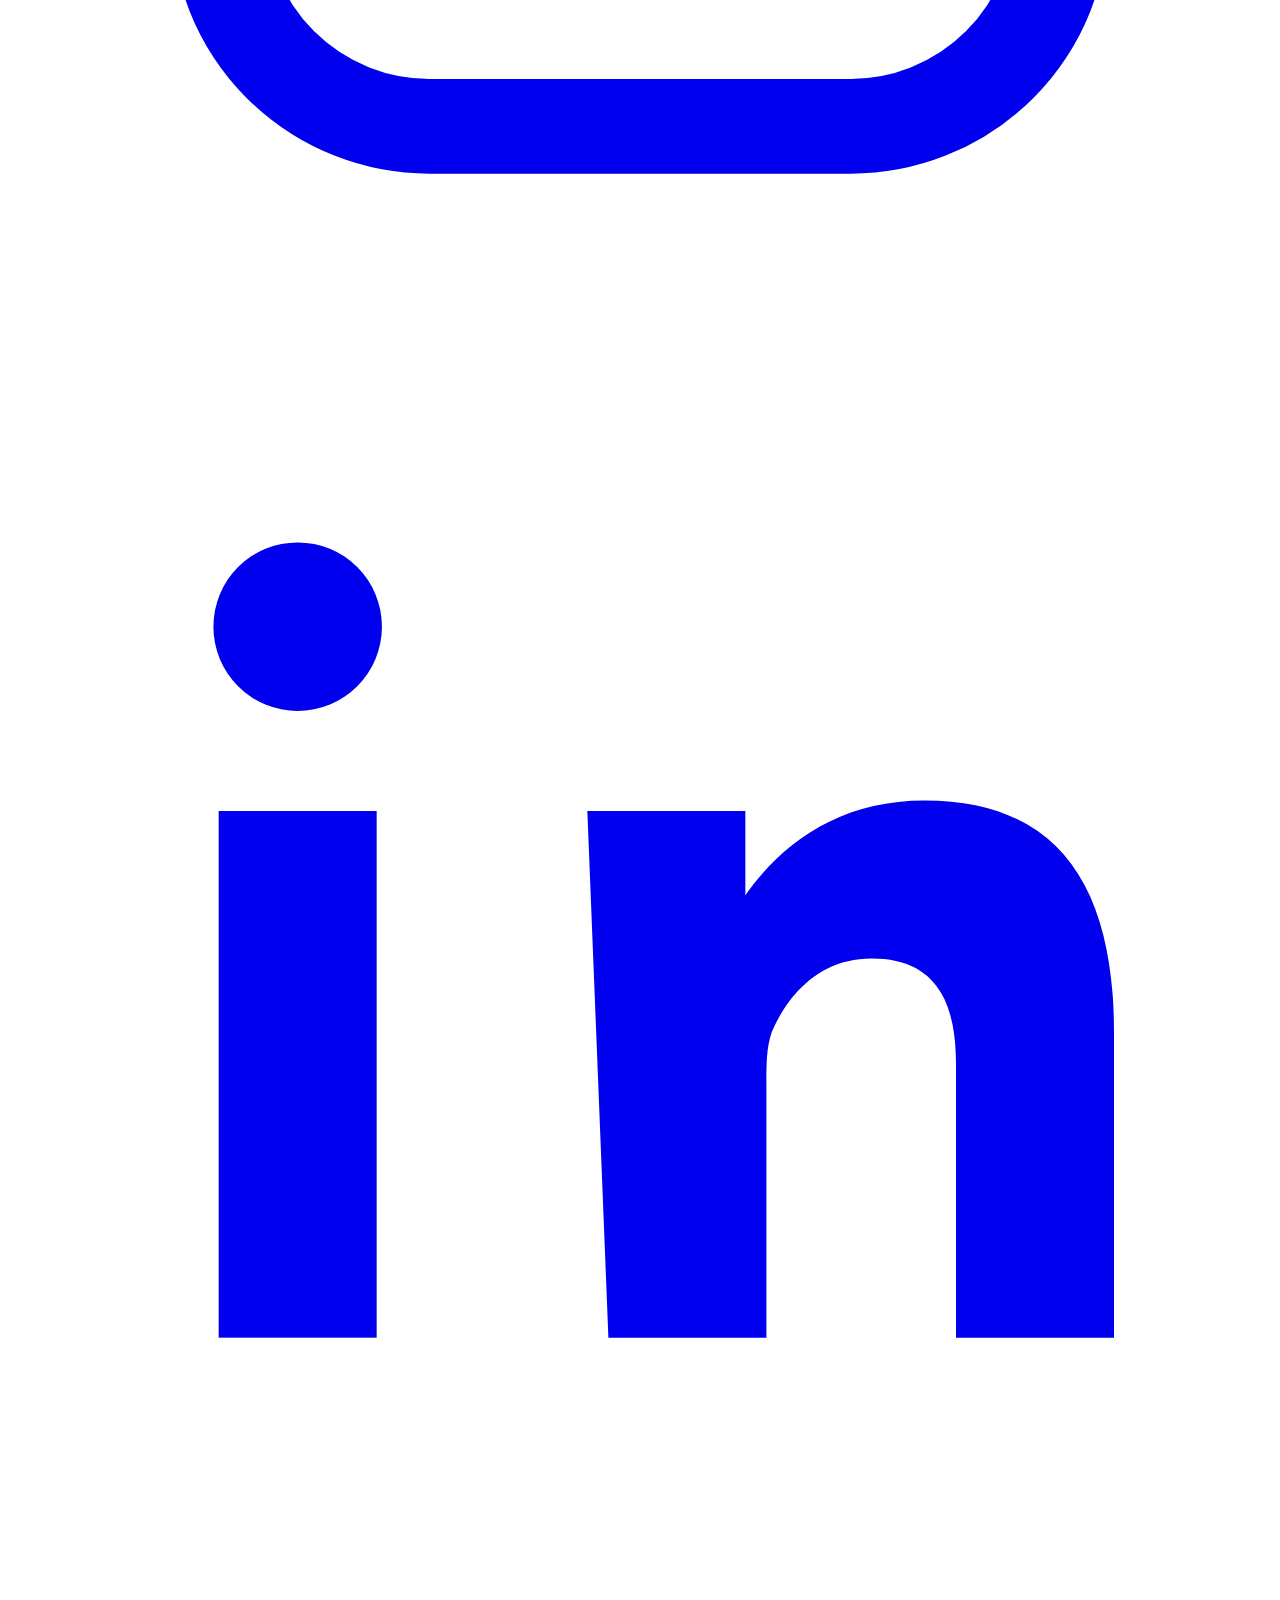
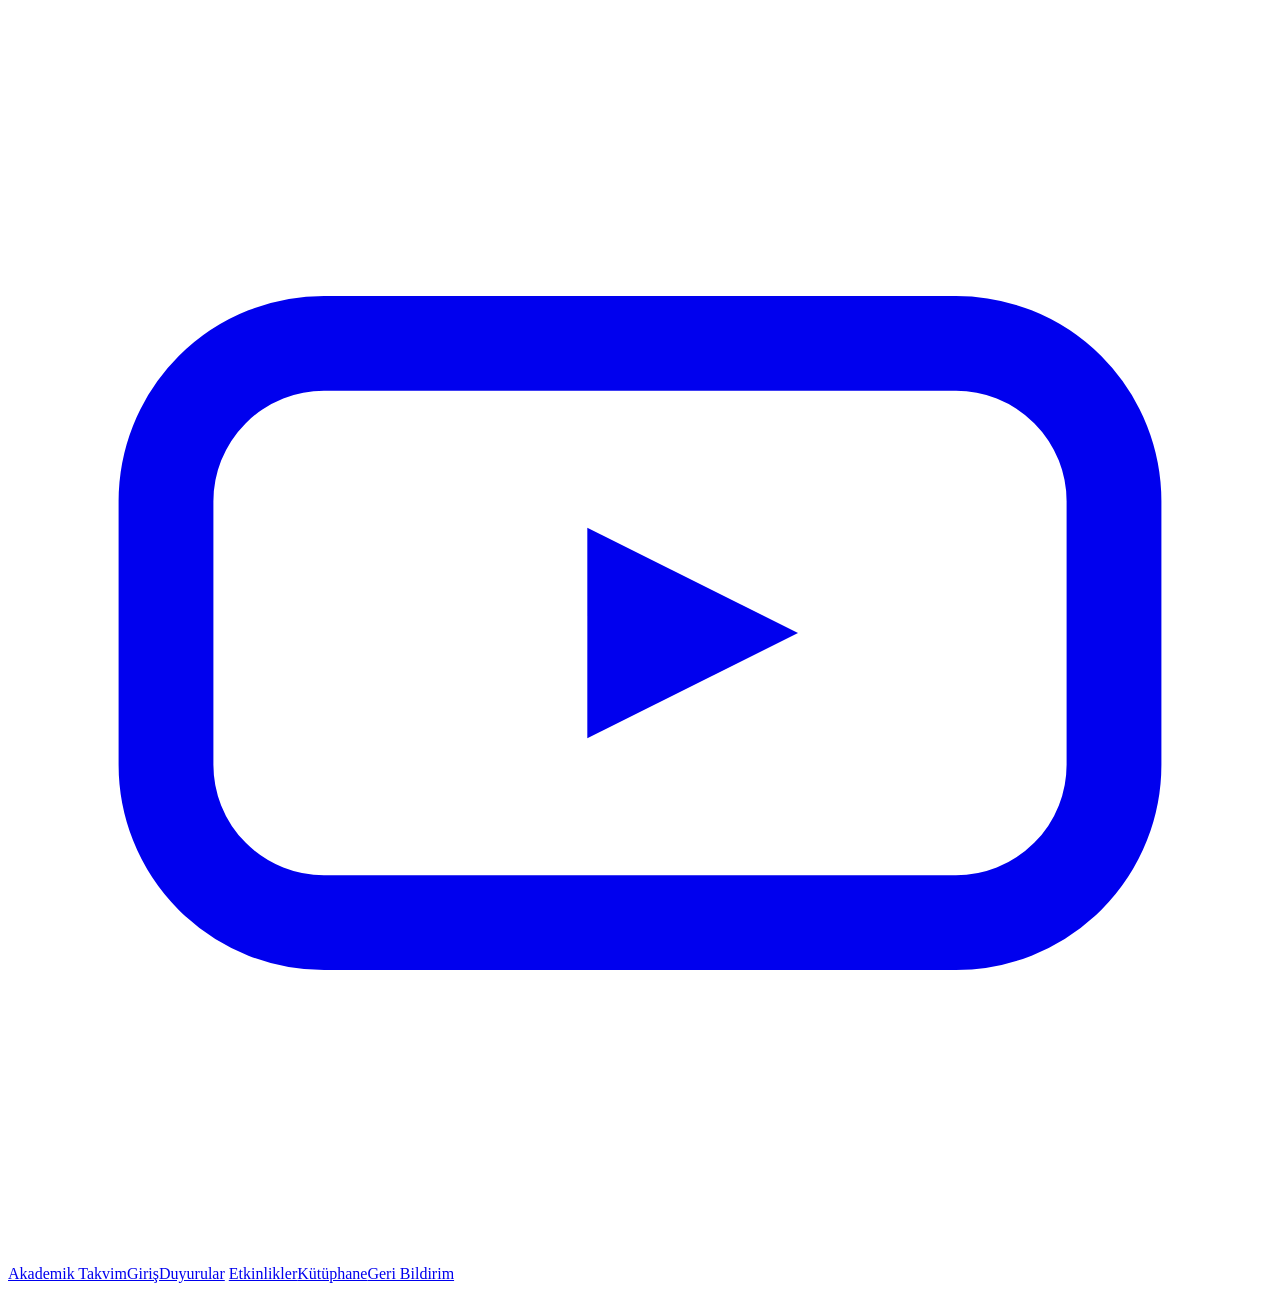
<file: quick-access-rail-export/quick-access-rail.html>
<!--
  Hızlı Erişim (Quick Access) rail widget — standalone markup.

  Nasıl çalışır:
  - Masaüstünde (>1180px) sağ kenara yapışık dar bir "tab" (yıldırım ikonu) görünür.
    Üzerine hover yapılınca ya da tıklanınca (mobil/dokunmatik) tab, menüye dönüşerek büyür.
    Dikeyde sürüklenip konumlandırılabilir (aşağı/yukarı taşınabilir).
  - 1180px altında bunun yerine üstte yatay kaydırılabilir bir "chip" şeridi (.rail-strip) gösterilir.

  Kurulum:
  1) Bu HTML bloğunu <body> içine, sayfanın SONUNA yakın bir yere (örn. </body>'den hemen önce) ekleyin.
  2) quick-access-rail.css dosyasını <head>'e ekleyin.
  3) quick-access-rail.js dosyasını sayfanın sonunda <script> ile ekleyin (DOM'dan sonra).
  4) Aşağıdaki <a href="#"> linklerini kendi menü öğelerinizle değiştirin (SVG ikonları da dahil).
  5) Dil değiştirme (.rail-lang) ve sosyal medya (.rail-social) bloklarını istemiyorsanız
     tamamen silebilirsiniz — CSS/JS tarafında onlara bağımlı başka bir şey yok.
-->

<div class="qar-rail" id="qarRail">
  <button class="qar-rail-handle" id="qarRailHandle" aria-label="Hızlı Erişim" aria-expanded="false">
    <svg viewBox="0 0 24 24" fill="currentColor"><path d="M13 2L4 14h6l-1 8 9-12h-6l1-8z"/></svg>
  </button>
  <div class="qar-rail-menu">
    <span class="qar-rail-title">Hızlı Erişim</span>

    <!-- Menü öğeleri: her biri bir ikon + metin. İstediğiniz kadar ekleyip çıkarabilirsiniz. -->
    <a href="#">
      <svg viewBox="0 0 24 24" fill="none" stroke="currentColor" stroke-width="1.8"><rect x="3" y="5" width="18" height="16" rx="2"/><line x1="3" y1="10" x2="21" y2="10"/><line x1="8" y1="3" x2="8" y2="7"/><line x1="16" y1="3" x2="16" y2="7"/></svg>
      <span>Akademik Takvim</span>
    </a>
    <a href="#">
      <svg viewBox="0 0 24 24" fill="none" stroke="currentColor" stroke-width="1.8"><circle cx="12" cy="8" r="4"/><path d="M4 20c0-4 4-6 8-6s8 2 8 6"/></svg>
      <span>Giriş</span>
    </a>
    <a href="#">
      <svg viewBox="0 0 24 24" fill="none" stroke="currentColor" stroke-width="1.8"><path d="M12 4v10M12 4l-4 3M12 4l4 3"/><circle cx="12" cy="17" r="3.2"/></svg>
      <span>Duyurular</span>
    </a>
    <a href="#">
      <svg viewBox="0 0 24 24" fill="none" stroke="currentColor" stroke-width="1.8"><path d="M4 19V7l8-3 8 3v12"/><path d="M4 19h16"/></svg>
      <span>Etkinlikler</span>
    </a>
    <a href="#">
      <svg viewBox="0 0 24 24" fill="none" stroke="currentColor" stroke-width="1.8"><path d="M4 5v15l4-2 4 2 4-2 4 2V5a2 2 0 00-2-2H6a2 2 0 00-2 2z"/></svg>
      <span>Kütüphane</span>
    </a>
    <a href="#">
      <svg viewBox="0 0 24 24" fill="none" stroke="currentColor" stroke-width="1.8"><path d="M21 15a2 2 0 01-2 2H8l-4 4V5a2 2 0 012-2h13a2 2 0 012 2z"/></svg>
      <span>Geri Bildirim</span>
    </a>

    <!-- OPSİYONEL: dil değiştirme. İstemiyorsanız bu div'i tamamen silin. -->
    <div class="qar-rail-divider"></div>
    <div class="qar-rail-lang" data-qar-lang-toggle>
      <button type="button" class="active" data-lang="tr">TR</button>
      <button type="button" data-lang="en">EN</button>
    </div>

    <!-- OPSİYONEL: sosyal medya ikonları. İstemiyorsanız bu div'i tamamen silin. -->
    <div class="qar-rail-social">
      <a href="#" aria-label="Facebook"><svg viewBox="0 0 24 24" fill="currentColor"><path d="M14 9h3V6h-3c-2.2 0-4 1.8-4 4v2H8v3h2v6h3v-6h3l1-3h-4v-2c0-.6.4-1 1-1z"/></svg></a>
      <a href="#" aria-label="X"><svg viewBox="0 0 24 24" fill="currentColor"><path d="M4 4l7 8.5L4.5 20H7l5-5.8L16 20h4l-7.3-8.8L19.5 4H17l-4.6 5.3L8 4z"/></svg></a>
      <a href="#" aria-label="Instagram"><svg viewBox="0 0 24 24" fill="none" stroke="currentColor" stroke-width="1.8"><rect x="4" y="4" width="16" height="16" rx="4"/><circle cx="12" cy="12" r="3.2"/><circle cx="16.2" cy="7.8" r=".6" fill="currentColor" stroke="none"/></svg></a>
      <a href="#" aria-label="LinkedIn"><svg viewBox="0 0 24 24" fill="currentColor"><rect x="4" y="9" width="3" height="10"/><circle cx="5.5" cy="5.5" r="1.6"/><path d="M11 9h3v1.6c.7-1 1.8-1.8 3.4-1.8 2.6 0 3.6 1.7 3.6 4.4V19h-3v-5.2c0-1.2-.4-2-1.6-2-1 0-1.6.7-1.9 1.4-.1.3-.1.6-.1 1V19h-3z"/></svg></a>
      <a href="#" aria-label="YouTube"><svg viewBox="0 0 24 24" fill="none" stroke="currentColor" stroke-width="1.8"><rect x="3" y="6.5" width="18" height="11" rx="3"/><path d="M11 10l4 2-4 2z" fill="currentColor" stroke="none"/></svg></a>
    </div>
  </div>
</div>

<!-- 1180px altı için: yatay kaydırılabilir chip şeridi. Farklı bir elemana ihtiyacınız yoksa
     ve mobilde kendi tab-bar'ınız zaten benzer linkleri veriyorsa bunu tamamen kaldırabilirsiniz. -->
<div class="qar-rail-strip" id="qarRailStrip">
  <a href="#">Akademik Takvim</a><a href="#">Giriş</a><a href="#">Duyurular</a>
  <a href="#">Etkinlikler</a><a href="#">Kütüphane</a><a href="#">Geri Bildirim</a>
</div>
</file>
<file: css/style.css>
/* ==========================================================================
   Hacettepe Üniversitesi — ortak stil dosyası
   Stanford University (stanford.edu) sitesinin tasarım dilinden esinlenildi:
   geniş nefes alanı, kart tabanlı hızlı bağlantılar, büyük hero görseli ve
   mega-menü navigasyon.
   ========================================================================== */

:root {
  /* Hacettepe kurumsal renk paleti — logo dosyasından örneklenen gerçek kırmızı: #E51937 */
  --hu-red: #e51937;
  --hu-red-dark: #c4132f;
  --hu-red-light: #ec4a64;
  --hu-black: #1a1a1a;
  --hu-gray-900: #2b2b2b;
  --hu-gray-700: #55524f;
  --hu-gray-500: #767671;
  --hu-gray-300: #d6d2ca;
  --hu-gray-100: #f4f2ee;
  --hu-white: #ffffff;
  --hu-cream: #f8f6f2;

  --font-serif: "Georgia", "Times New Roman", serif;
  --font-sans: "Helvetica Neue", Arial, "Segoe UI", sans-serif;

  --max-width: 1400px;
  --header-height: 84px;
  --utility-height: 34px;

  --transition: 0.25s ease;
  --shadow-sm: 0 1px 3px rgba(0, 0, 0, 0.12);
  --shadow-md: 0 6px 20px rgba(0, 0, 0, 0.14);
}

/* ---------- Reset ---------- */
* {
  margin: 0;
  padding: 0;
  box-sizing: border-box;
}

html {
  scroll-behavior: smooth;
  font-size: 16px;
}

body {
  font-family: var(--font-sans);
  color: var(--hu-gray-900);
  background: var(--hu-white);
  line-height: 1.6;
  overflow-x: hidden;
}

img {
  max-width: 100%;
  display: block;
}

a {
  color: inherit;
  text-decoration: none;
}

ul {
  list-style: none;
}

button {
  font-family: inherit;
  cursor: pointer;
  border: none;
  background: none;
}

h1, h2, h3, h4 {
  font-family: var(--font-serif);
  font-weight: 700;
  line-height: 1.15;
  color: var(--hu-black);
}

.container {
  max-width: var(--max-width);
  margin: 0 auto;
  padding: 0 32px;
}

.eyebrow {
  display: inline-block;
  font-size: 0.78rem;
  letter-spacing: 0.12em;
  text-transform: uppercase;
  color: var(--hu-red);
  font-weight: 700;
  margin-bottom: 10px;
}

.section-head {
  display: flex;
  align-items: baseline;
  justify-content: space-between;
  gap: 24px;
  margin-bottom: 36px;
  flex-wrap: wrap;
}

.section-head h2 {
  font-size: clamp(1.7rem, 3vw, 2.4rem);
}

.announcements-section .section-head h2 {
  font-size: clamp(2rem, 3.6vw, 2.9rem);
}

.section-link {
  font-weight: 600;
  font-size: 0.95rem;
  color: var(--hu-red);
  white-space: nowrap;
  border-bottom: 1px solid transparent;
  transition: border-color var(--transition);
}

.section-link:hover {
  border-color: var(--hu-red);
}

.section-link::after {
  content: " \2192";
}

.btn {
  display: inline-block;
  padding: 13px 28px;
  font-size: 0.95rem;
  font-weight: 600;
  border-radius: 2px;
  transition: all var(--transition);
  letter-spacing: 0.01em;
}

.btn-primary {
  background: var(--hu-red);
  color: var(--hu-white);
}

.btn-primary:hover {
  background: var(--hu-red-dark);
}

.btn-outline {
  background: transparent;
  color: var(--hu-white);
  border: 1px solid rgba(255, 255, 255, 0.7);
}

.btn-outline:hover {
  background: rgba(255, 255, 255, 0.15);
}

.btn-outline-dark {
  background: transparent;
  color: var(--hu-red);
  border: 1px solid var(--hu-red);
}

.btn-outline-dark:hover {
  background: var(--hu-red);
  color: var(--hu-white);
}

/* ---------- Skip link (erişilebilirlik) ---------- */
.skip-link {
  position: absolute;
  left: -9999px;
  top: 0;
  background: var(--hu-red);
  color: #fff;
  padding: 10px 18px;
  z-index: 2000;
}

.skip-link:focus {
  left: 12px;
  top: 12px;
}

/* ==========================================================================
   Üst yardımcı bar
   ========================================================================== */
.utility-bar {
  background: var(--hu-black);
  color: #cfcfcf;
  font-size: 0.78rem;
  height: var(--utility-height);
}

.utility-bar .container {
  height: 100%;
  display: flex;
  align-items: center;
  justify-content: space-between;
}

.utility-bar nav ul {
  display: flex;
  gap: 22px;
}

.utility-bar a {
  transition: color var(--transition);
}

.utility-bar a:hover {
  color: #fff;
}

/* Bayrak ikonları — gömülü SVG, emoji font desteğine bağlı değil */
.flag {
  display: inline-block;
  width: 18px;
  height: 13px;
  border-radius: 2px;
  background-size: cover;
  background-position: center;
  box-shadow: 0 0 0 1px rgba(255, 255, 255, 0.25);
  flex-shrink: 0;
}

.flag-tr {
  background-image: url("data:image/svg+xml,%3Csvg xmlns='http://www.w3.org/2000/svg' viewBox='0 0 3 2'%3E%3Crect width='3' height='2' fill='%23E30A17'/%3E%3Ccircle cx='1.1' cy='1' r='0.5' fill='%23fff'/%3E%3Ccircle cx='1.28' cy='1' r='0.4' fill='%23E30A17'/%3E%3Cpolygon points='1.55,0.62 1.66,0.95 2.0,0.95 1.72,1.15 1.83,1.48 1.55,1.28 1.27,1.48 1.38,1.15 1.10,0.95 1.44,0.95' fill='%23fff'/%3E%3C/svg%3E");
}

.flag-gb {
  background-image: url("data:image/svg+xml,%3Csvg xmlns='http://www.w3.org/2000/svg' viewBox='0 0 60 40'%3E%3Crect width='60' height='40' fill='%23012169'/%3E%3Cpath d='M0,0 L60,40 M60,0 L0,40' stroke='%23fff' stroke-width='8'/%3E%3Cpath d='M0,0 L60,40 M60,0 L0,40' stroke='%23C8102E' stroke-width='4'/%3E%3Cpath d='M30,0 V40 M0,20 H60' stroke='%23fff' stroke-width='12'/%3E%3Cpath d='M30,0 V40 M0,20 H60' stroke='%23C8102E' stroke-width='6'/%3E%3C/svg%3E");
}

.flag-fr {
  background-image: url("data:image/svg+xml,%3Csvg xmlns='http://www.w3.org/2000/svg' viewBox='0 0 3 2'%3E%3Crect width='1' height='2' fill='%230055A4'/%3E%3Crect x='1' width='1' height='2' fill='%23FFFFFF'/%3E%3Crect x='2' width='1' height='2' fill='%23EF4135'/%3E%3C/svg%3E");
}

.utility-bar .lang-switch {
  position: relative;
}

.utility-bar .lang-current {
  display: flex;
  align-items: center;
  gap: 6px;
  background: transparent;
  color: #cfcfcf;
  font-size: 0.78rem;
  font-family: inherit;
  border: 1px solid rgba(255, 255, 255, 0.3);
  border-radius: 3px;
  padding: 3px 8px;
  cursor: pointer;
  transition: color var(--transition), border-color var(--transition);
}

.utility-bar .lang-current::after {
  content: "";
  width: 0;
  height: 0;
  border-left: 4px solid transparent;
  border-right: 4px solid transparent;
  border-top: 4px solid currentColor;
  margin-left: 2px;
}

.utility-bar .lang-current:hover,
.utility-bar .lang-switch.is-open .lang-current {
  color: #fff;
  border-color: rgba(255, 255, 255, 0.6);
}

.utility-bar .lang-options {
  display: none;
  position: absolute;
  top: calc(100% + 6px);
  right: 0;
  background: #fff;
  border: 1px solid var(--hu-gray-300);
  border-radius: 6px;
  box-shadow: var(--shadow-md);
  padding: 6px;
  min-width: 120px;
  z-index: 1200;
}

.utility-bar .lang-switch.is-open .lang-options {
  display: block;
}

.utility-bar .lang-options li {
  display: flex;
  align-items: center;
  gap: 8px;
  padding: 7px 10px;
  border-radius: 4px;
  font-size: 0.82rem;
  color: var(--hu-gray-900);
  cursor: pointer;
}

.utility-bar .lang-options li:hover,
.utility-bar .lang-options li.active {
  background: var(--hu-cream);
  color: var(--hu-red);
}

/* ==========================================================================
   Ana başlık / navigasyon
   ========================================================================== */
.site-header {
  position: sticky;
  top: 0;
  z-index: 1000;
  background: var(--hu-white);
  border-bottom: 1px solid var(--hu-gray-300);
  transition: box-shadow var(--transition);
}

.site-header.is-scrolled {
  box-shadow: var(--shadow-sm);
}

.header-inner {
  display: flex;
  align-items: center;
  justify-content: space-between;
  height: var(--header-height);
  gap: 24px;
}

.brand {
  display: flex;
  align-items: center;
  gap: 12px;
  flex-shrink: 0;
}

.brand-mark {
  width: 46px;
  height: 46px;
  object-fit: contain;
  flex-shrink: 0;
}

.brand-text {
  display: flex;
  flex-direction: column;
  line-height: 1.15;
}

.brand-text .brand-name {
  text-transform: uppercase;
  font-weight: 800;
  font-size: 1rem;
  line-height: 2rem;
  color: var(--hu-black);
}

.brand-text .brand-sub {
  font-size: 0.68rem;
  letter-spacing: 0.08em;
  text-transform: uppercase;
  color: var(--hu-gray-500);
}

/* Primary nav */
.primary-nav {
  flex: 1;
  display: flex;
  justify-content: center;
}

.primary-nav > ul {
  display: flex;
  gap: 0;
}

.primary-nav > ul > li {
  position: relative;
}

.nav-link {
  display: flex;
  align-items: center;
  gap: 4px;
  padding: 14px 10px;
  font-weight: 600;
  font-size: 0.86rem;
  white-space: nowrap;
  color: var(--hu-red);
  border-bottom: 3px solid transparent;
  transition: color var(--transition), border-color var(--transition);
}

.nav-link:hover,
.nav-link[aria-expanded="true"],
.primary-nav li.active > .nav-link {
  color: var(--hu-red-dark);
  border-color: var(--hu-red-dark);
}

.nav-caret {
  font-size: 0.6rem;
  transition: transform var(--transition);
}

.nav-link[aria-expanded="true"] .nav-caret {
  transform: rotate(180deg);
}

/* Mega menu */
.mega-menu {
  position: absolute;
  top: 100%;
  left: 50%;
  transform: translateX(-50%);
  min-width: 560px;
  background: var(--hu-white);
  border: 1px solid var(--hu-gray-300);
  box-shadow: var(--shadow-md);
  padding: 28px;
  display: none;
  grid-template-columns: repeat(2, 1fr);
  gap: 10px 36px;
  z-index: 999;
}

.mega-menu.is-open {
  display: grid;
}

.mega-menu .mega-col-title {
  font-size: 0.72rem;
  letter-spacing: 0.1em;
  text-transform: uppercase;
  color: var(--hu-red);
  font-weight: 700;
  margin-bottom: 10px;
}

.mega-menu a {
  display: block;
  padding: 7px 0;
  font-size: 0.92rem;
  color: var(--hu-gray-900);
  border-bottom: 1px solid var(--hu-gray-100);
}

.mega-menu a:hover {
  color: var(--hu-red);
}

.header-actions {
  display: flex;
  align-items: center;
  gap: 14px;
  flex-shrink: 0;
}

.icon-btn {
  width: 40px;
  height: 40px;
  display: flex;
  align-items: center;
  justify-content: center;
  border-radius: 50%;
  color: var(--hu-gray-900);
  transition: background var(--transition), color var(--transition);
}

.icon-btn:hover {
  background: var(--hu-gray-100);
  color: var(--hu-red);
}

.icon-btn svg {
  width: 20px;
  height: 20px;
}

.menu-toggle {
  display: none;
  width: 40px;
  height: 40px;
  flex-direction: column;
  justify-content: center;
  align-items: center;
  gap: 5px;
}

.menu-toggle span {
  width: 22px;
  height: 2px;
  background: var(--hu-black);
  transition: transform var(--transition), opacity var(--transition);
}

/* Search overlay */
.search-overlay {
  position: fixed;
  inset: 0;
  background: rgba(20, 18, 16, 0.6);
  z-index: 2000;
  display: flex;
  align-items: flex-start;
  justify-content: center;
  opacity: 0;
  visibility: hidden;
  transition: opacity var(--transition);
}

.search-overlay.is-open {
  opacity: 1;
  visibility: visible;
}

.search-panel {
  width: 100%;
  background: var(--hu-white);
  padding: 60px 0 44px;
  transform: translateY(-16px);
  transition: transform var(--transition);
}

.search-overlay.is-open .search-panel {
  transform: translateY(0);
}

.search-panel .container {
  display: flex;
  flex-direction: column;
  gap: 16px;
  position: relative;
}

.search-panel form {
  display: flex;
  align-items: center;
  border-bottom: 2px solid var(--hu-black);
  padding-bottom: 12px;
}

.search-panel input[type="search"] {
  flex: 1;
  border: none;
  outline: none;
  font-family: var(--font-serif);
  font-size: 1.8rem;
  color: var(--hu-black);
}

.search-panel button.search-submit {
  color: var(--hu-red);
  font-weight: 700;
}

.search-close {
  position: absolute;
  top: -8px;
  right: 32px;
  font-size: 1.6rem;
  color: var(--hu-gray-500);
}

.search-suggest {
  display: flex;
  gap: 10px;
  flex-wrap: wrap;
  font-size: 0.85rem;
  color: var(--hu-gray-500);
}

.search-suggest a {
  border: 1px solid var(--hu-gray-300);
  padding: 6px 14px;
  border-radius: 20px;
}

.search-suggest a:hover {
  border-color: var(--hu-red);
  color: var(--hu-red);
}

/* ==========================================================================
   Hero
   ========================================================================== */
.hero {
  position: relative;
  min-height: 640px;
  display: flex;
  align-items: center;
  color: #fff;
  background: var(--hu-red-dark);
}

.hero-bg {
  position: absolute;
  inset: 0;
  width: 100%;
  height: 100%;
  object-fit: cover;
  z-index: 0;
}

.hero-inner {
  position: relative;
  z-index: 2;
  width: 100%;
  max-width: var(--max-width);
  margin: 0 auto;
  padding: 120px 32px 150px;
  text-align: left;
}

.hero .eyebrow {
  color: #f3c9c3;
}

.hero h1 {
  font-size: clamp(1.4rem, 2.2vw, 1.9rem);
  max-width: 640px;
  color: #fff;
  margin-bottom: 14px;
}

.hero p.lead {
  font-size: 0.88rem;
  max-width: 460px;
  color: #f2e6e4;
  margin-bottom: 24px;
}

.hero-cta {
  display: flex;
  gap: 14px;
  flex-wrap: wrap;
}

/* Search box, hero'nun alt kenarına tam ortalanacak şekilde konumlanır.
   position:absolute + bottom:0 kutunun alt kenarını hero'nun alt kenarına
   hizalar; translateY(%50) ise kutuyu kendi yüksekliğinin yarısı kadar
   aşağı kaydırır — sonuç olarak kutunun DÜŞEY ORTASI, kutunun gerçek
   yüksekliği ne olursa olsun her zaman hero'nun alt kenarına denk gelir.
   .container sınıfını paylaşır ki hizası .hero-inner ile birebir aynı olsun. */
.hero-search {
  position: absolute;
  left: 0;
  right: 0;
  bottom: 0;
  transform: translateY(50%);
  z-index: 3;
}

.hero-search form {
  height: 64px;
  background: #fff;
  border-radius: 4px;
  box-shadow: var(--shadow-md);
  display: flex;
  align-items: center;
  padding: 0 8px 0 22px;
  gap: 10px;
}

.hero-search input {
  flex: 1;
  border: none;
  outline: none;
  font-size: 1rem;
  padding: 14px 0;
  color: var(--hu-black);
}

.hero-search button {
  background: var(--hu-red);
  color: #fff;
  padding: 14px 26px;
  border-radius: 3px;
  font-weight: 600;
  font-size: 0.9rem;
  white-space: nowrap;
}

.hero-search button:hover {
  background: var(--hu-red-dark);
}

/* ==========================================================================
   Bölümlerimiz (anasayfa)
   ========================================================================== */
.departments-section {
  padding: 96px 0;
  background: var(--hu-white);
}

.dept-grid {
  display: grid;
  grid-template-columns: repeat(3, 1fr);
  gap: 16px;
}

.dept-chip {
  display: flex;
  align-items: center;
  justify-content: space-between;
  gap: 12px;
  padding: 20px 22px;
  background: var(--hu-cream);
  border-left: 3px solid var(--hu-red);
  font-weight: 600;
  font-size: 0.95rem;
  color: var(--hu-gray-900);
  transition: background var(--transition), transform var(--transition);
}

.dept-chip::after {
  content: "\2192";
  color: var(--hu-red);
  flex-shrink: 0;
}

.dept-chip:hover {
  background: var(--hu-gray-100);
  transform: translateX(4px);
}

/* ==========================================================================
   Fakültemizi Keşfet — sticky-split kart grid'i
   ========================================================================== */
.discover-section {
  padding: 96px 0;
  background: var(--hu-cream);
}

.discover-grid {
  display: grid;
  grid-template-columns: repeat(2, 1fr);
  gap: 20px;
}

.discover-card {
  position: relative;
  display: flex;
  flex-direction: column;
  background: #fff;
  border: 1px solid var(--hu-gray-300);
  border-radius: 8px;
  overflow: hidden;
  color: var(--hu-gray-900);
  transition: box-shadow var(--transition), transform var(--transition);
}

.discover-card:hover {
  box-shadow: var(--shadow-md);
  transform: translateY(-3px);
}

.discover-card img {
  width: 100%;
  height: 170px;
  object-fit: cover;
  display: block;
  flex-shrink: 0;
  transition: transform 0.5s ease;
}

.discover-card:hover img {
  transform: scale(1.05);
}

.discover-top {
  display: flex;
  align-items: center;
  justify-content: space-between;
  gap: 12px;
  padding: 18px 22px 0;
}

.discover-icon {
  width: 42px;
  height: 42px;
  border-radius: 10px;
  background: var(--hu-cream);
  color: var(--hu-red);
  display: flex;
  align-items: center;
  justify-content: center;
  flex-shrink: 0;
}

.discover-icon svg {
  width: 20px;
  height: 20px;
}

.discover-badge {
  background: var(--hu-cream);
  color: var(--hu-red);
  font-size: 0.72rem;
  font-weight: 700;
  padding: 6px 13px;
  border-radius: 20px;
  white-space: nowrap;
}

.discover-body {
  padding: 16px 22px 22px;
  flex: 1;
  display: flex;
  flex-direction: column;
}

.discover-body h3 {
  font-family: var(--font-sans);
  font-size: 1.15rem;
  font-weight: 700;
  color: var(--hu-black);
  margin-bottom: 8px;
}

.discover-body p {
  font-size: 0.87rem;
  color: var(--hu-gray-700);
  line-height: 1.5;
  margin-bottom: 20px;
  flex: 1;
}

.discover-footer {
  display: flex;
  align-items: center;
  justify-content: space-between;
  gap: 12px;
}

.discover-footer .link-label {
  font-weight: 700;
  font-size: 0.9rem;
  color: var(--hu-red);
  transition: color var(--transition);
}

.discover-arrow {
  width: 34px;
  height: 34px;
  border-radius: 50%;
  background: var(--hu-cream);
  color: var(--hu-red);
  display: flex;
  align-items: center;
  justify-content: center;
  flex-shrink: 0;
  transition: background var(--transition), color var(--transition);
}

.discover-arrow svg {
  width: 15px;
  height: 15px;
}

.discover-card:hover .discover-arrow {
  background: var(--hu-red);
  color: #fff;
}

/* ==========================================================================
   Duyurular — sticky-split, sağ tarafta metin ağırlıklı duyuru listesi
   ========================================================================== */
.announcements-section {
  padding: 96px 0;
  background: #fff;
}

/* Fotoğraflı öne çıkan kart — Haberler gibi görselli sticky-col bölümlerinde */
.featured-photo-card {
  display: block;
  background: var(--hu-cream);
  border: 1px solid var(--hu-gray-300);
  border-radius: 8px;
  overflow: hidden;
  margin-top: 18px;
  cursor: pointer;
  transition: box-shadow var(--transition), transform var(--transition);
}

.featured-photo-card:hover {
  box-shadow: var(--shadow-sm);
  transform: translateY(-3px);
}

.featured-photo-card img {
  width: 100%;
  height: 220px;
  object-fit: cover;
  display: block;
  transition: transform 0.5s ease;
}

.featured-photo-card:hover img {
  transform: scale(1.04);
}

.featured-photo-card-body {
  padding: 22px 26px 26px;
  display: flex;
  flex-direction: column;
}

.featured-photo-card-body .featured-event-title {
  transition: color var(--transition);
}

.featured-photo-card:hover .featured-event-title {
  color: var(--hu-red);
}

/* Duyuru kartı — renkli tarih rozeti + ikili etiket (hedef kitle + konu) */
.announcement-card {
  position: relative;
  overflow: hidden;
  display: flex;
  gap: 16px;
  align-items: center;
  background: var(--hu-cream);
  border: 1px solid var(--hu-gray-300);
  border-radius: 10px;
  padding: 20px;
  cursor: pointer;
  transition: box-shadow var(--transition), transform var(--transition);
}

/* Kategori (hedef kitle) etiketi kartın sağ üst köşesine bitişik oturur,
   dış köşe yuvarlaklığı kartın kendi border-radius'uyla eşleşir */
.announcement-card .audience-tag {
  position: absolute;
  top: 0;
  right: 0;
  margin: 0;
  border-radius: 0 10px 0 10px;
}

.announcement-card .announcement-body {
  padding-top: 4px;
}

.announcement-card:hover {
  box-shadow: var(--shadow-md);
  transform: translateY(-3px);
}

.announcement-date-badge {
  flex-shrink: 0;
  width: 58px;
  height: 58px;
  border-radius: 10px;
  display: flex;
  flex-direction: column;
  align-items: center;
  justify-content: center;
  color: #fff;
}

.announcement-date-badge.student {
  background: var(--hu-red);
}

.announcement-date-badge.staff {
  background: var(--hu-black);
}

.announcement-date-badge .day {
  font-family: var(--font-serif);
  font-weight: 700;
  font-size: 1.25rem;
  line-height: 1;
}

.announcement-date-badge .month {
  font-size: 0.6rem;
  text-transform: uppercase;
  letter-spacing: 0.05em;
  margin-top: 2px;
}

.announcement-body {
  flex: 1;
  min-width: 0;
}

.announcement-tags {
  display: flex;
  align-items: center;
  gap: 10px;
  flex-wrap: wrap;
  margin-bottom: 8px;
}

.audience-tag {
  font-size: 0.68rem;
  font-weight: 700;
  text-transform: uppercase;
  letter-spacing: 0.04em;
  padding: 4px 10px;
  border-radius: 20px;
  white-space: nowrap;
}

.audience-tag.student {
  background: #fbe1e6;
  color: var(--hu-red-dark);
}

.audience-tag.staff {
  background: #fbedc8;
  color: #8a5a12;
}

.topic-label {
  font-size: 0.82rem;
  color: var(--hu-gray-500);
}

.announcement-body h3 {
  font-family: var(--font-sans);
  font-weight: 700;
  font-size: 1rem;
  margin-bottom: 6px;
  transition: color var(--transition);
}

.announcement-card:hover .announcement-body h3 {
  color: var(--hu-red);
}

.announcement-body p {
  font-size: 0.88rem;
  color: var(--hu-gray-700);
  line-height: 1.5;
}

.announcements-filter-bar {
  padding-top: 0;
  margin-bottom: 32px;
}

/* Duyurular — sabit/kayan sütun yok, iki eşit sütun halinde 3+3 kart.
   grid-auto-flow:column + 3 satır, kartları önce sol sütuna aşağı doğru
   sonra sağ sütuna doldurur (1-2-3 sol, 4-5-6 sağ); aynı satırdaki sol ve
   sağ kart, grid'in doğal satır yüksekliği eşitleme davranışıyla otomatik
   olarak aynı yüksekliğe sahip olur. */
.announcement-columns {
  display: grid;
  grid-template-columns: repeat(2, 1fr);
  grid-template-rows: repeat(3, auto);
  grid-auto-flow: column;
  gap: 20px 24px;
  align-items: stretch;
}

.announcement-columns .announcement-card {
  height: 100%;
}

/* ==========================================================================
   İstatistik / "Neden Hacettepe" bandı
   ========================================================================== */
.stats-band {
  background: #fff;
  padding: 96px 0;
}

.stats-intro {
  text-align: center;
  max-width: 640px;
  margin: 0 auto 40px;
}

.stats-intro h2 {
  margin-bottom: 16px;
}

.stats-intro p {
  color: var(--hu-gray-700);
  font-size: 1.02rem;
  margin-bottom: 24px;
}

.stats-photo {
  border-radius: 8px;
  overflow: hidden;
}

.stats-photo img {
  width: 100%;
  max-height: 460px;
  object-fit: cover;
  display: block;
}

.stats-strip {
  background: var(--hu-black);
  border-radius: 8px;
  margin-top: 16px;
  padding: 40px 24px;
}

.stats-grid {
  display: grid;
  grid-template-columns: repeat(auto-fit, minmax(160px, 1fr));
  text-align: center;
}

.stat-item {
  border-right: 1px solid rgba(255, 255, 255, 0.15);
  padding: 0 20px;
}

.stat-item:last-child {
  border-right: none;
}

.stat-item .stat-number {
  font-family: var(--font-sans);
  font-size: clamp(1.8rem, 3vw, 2.4rem);
  color: #fff;
  font-weight: 700;
}

.stat-item .stat-label {
  font-size: 0.8rem;
  color: var(--hu-red-light);
  margin-top: 10px;
  line-height: 1.35;
}

/* ==========================================================================
   Haberler / Duyurular
   ========================================================================== */
.news-section {
  padding: 96px 0;
  background: var(--hu-cream);
}

/* Haber kartları — fotoğraf + kategori etiketi + başlık + açıklama */
.newsfeed-card {
  background: #fff;
  border: 1px solid var(--hu-gray-300);
  border-radius: 12px;
  display: flex;
  flex-direction: column;
  overflow: hidden;
  cursor: pointer;
  transition: box-shadow var(--transition), transform var(--transition);
}

.newsfeed-card:hover {
  box-shadow: var(--shadow-md);
  transform: translateY(-3px);
}

.newsfeed-media {
  height: 210px;
  overflow: hidden;
}

.newsfeed-media img {
  width: 100%;
  height: 100%;
  object-fit: cover;
  display: block;
  transition: transform 0.5s ease;
}

.newsfeed-card:hover .newsfeed-media img {
  transform: scale(1.05);
}

.newsfeed-body {
  padding: 20px 22px 24px;
  display: flex;
  flex-direction: column;
  gap: 8px;
  flex: 1;
}

.newsfeed-tag {
  font-size: 0.72rem;
  font-weight: 700;
  letter-spacing: 0.06em;
  text-transform: uppercase;
  color: var(--hu-red);
}

.newsfeed-tag span {
  color: var(--hu-gray-500);
  font-weight: 400;
  text-transform: none;
  letter-spacing: 0;
  margin: 0 2px;
}

.featured-news-tag {
  display: block;
  margin: 18px 0 10px;
}

.featured-news-meta {
  margin-bottom: 20px;
}

.newsfeed-body h3 {
  font-family: var(--font-sans);
  font-weight: 700;
  font-size: 1.05rem;
  color: var(--hu-black);
  transition: color var(--transition);
}

.newsfeed-card:hover .newsfeed-body h3 {
  color: var(--hu-red);
  text-decoration: underline;
}

.newsfeed-body p {
  font-size: 0.9rem;
  color: var(--hu-gray-700);
  flex: 1;
}

.spotlight-meta {
  display: flex;
  gap: 8px;
  font-size: 0.8rem;
  color: var(--hu-gray-500);
}

/* Tanıtım videosu — video sayfanın en altında (negatif z-index ile) sabit
   durur; önündeki her bölümün zemini dolu olduğu için video görünmez.
   Rakamlarla Fakültemiz'den sonra gelen boş/şeffaf "spacer" bölümü ekrana
   geldiğinde onu örten bir şey kalmaz ve video sanki o bölümün altından
   çıkıyormuş gibi ortaya çıkar; bir sonraki bölüm geldiğinde yeniden örtülür. */
.video-fixed-layer {
  position: fixed;
  inset: 0;
  z-index: -1;
  overflow: hidden;
}

.video-fixed-media {
  width: 100%;
  height: 100%;
  object-fit: cover;
  display: block;
}

.video-reveal-spacer {
  height: 100vh;
}

@media (max-width: 860px) {
  .video-fixed-layer {
    position: static;
    height: 60vh;
  }

  .video-reveal-spacer {
    display: none;
  }
}

/* Sticky spotlight — sol sütun sabit kalır, sağ sütun kendi içeriği bitene
   kadar kaydırılır. Grid satırının yüksekliği sağ (daha uzun) sütuna göre
   belirlenir; align-items:start sol sütunu kendi içerik boyutuna küçültüp
   satırın üstüne yerleştirir, position:sticky ise bu geniş alan içinde
   sol sütunu ekrana kilitler. */
.sticky-split {
  display: grid;
  grid-template-columns: 1fr 1fr;
  gap: 24px 64px;
  align-items: start;
}

.sticky-col {
  position: sticky;
  top: calc(var(--header-height) + var(--utility-height) + 32px);
}

.sticky-col h2 {
  font-size: clamp(2rem, 3.6vw, 2.9rem);
  margin: 16px 0 22px;
}

.light-heading {
  font-weight: 400;
}

.featured-event-title {
  font-family: var(--font-sans);
  font-size: 1.3rem;
  font-weight: 700;
  color: var(--hu-black);
  margin-bottom: 18px;
}

.sticky-col-text {
  color: var(--hu-gray-700);
  font-size: 1rem;
  line-height: 1.6;
  margin-bottom: 24px;
}

.badge-pill {
  display: inline-block;
  background: var(--hu-red-dark);
  color: #fff;
  padding: 11px 22px;
  border-radius: 30px;
  font-size: 0.85rem;
  font-weight: 700;
  margin-bottom: 28px;
}

.sticky-image {
  overflow: hidden;
  border-radius: 8px;
}

.sticky-image img {
  width: 100%;
  display: block;
}

.scroll-col .lead-text {
  font-size: 1.05rem;
  color: var(--hu-gray-700);
  margin-bottom: 26px;
}

.scroll-col .pull-quote {
  margin: 0 0 36px;
}

.scroll-col .section-link {
  display: inline-block;
  margin-bottom: 26px;
}

.spotlight-grid {
  display: grid;
  grid-template-columns: repeat(2, 1fr);
  gap: 24px;
}

@media (max-width: 960px) {
  .sticky-split {
    grid-template-columns: 1fr;
  }

  .sticky-col {
    position: static;
    top: auto;
    margin-bottom: 40px;
  }
}

/* ==========================================================================
   Kampüs / bölünmüş görsel-metin bölümü
   ========================================================================== */
.split-section {
  display: grid;
  grid-template-columns: 1fr 1fr;
}

.split-media {
  min-height: 460px;
  background: linear-gradient(135deg, #55524f 0%, #1a1a1a 100%);
  position: relative;
  overflow: hidden;
}

.split-media::before {
  content: "";
  position: absolute;
  inset: 0;
  background-image: repeating-linear-gradient(
    45deg,
    rgba(255, 255, 255, 0.04) 0,
    rgba(255, 255, 255, 0.04) 2px,
    transparent 2px,
    transparent 14px
  );
}

.split-text {
  padding: 80px 64px;
  display: flex;
  flex-direction: column;
  justify-content: center;
  gap: 18px;
  background: var(--hu-white);
}

.split-text h2 {
  font-size: clamp(1.7rem, 3vw, 2.3rem);
}

.split-text p {
  color: var(--hu-gray-700);
  font-size: 1.02rem;
}

.split-list {
  display: flex;
  flex-direction: column;
  gap: 10px;
  margin-top: 6px;
}

.split-list li {
  padding-left: 20px;
  position: relative;
  font-size: 0.95rem;
  color: var(--hu-gray-900);
}

.split-list li::before {
  content: "";
  position: absolute;
  left: 0;
  top: 9px;
  width: 8px;
  height: 8px;
  background: var(--hu-red);
}

/* ==========================================================================
   Etkinlikler
   ========================================================================== */
.events-section {
  padding: 96px 0;
  background: var(--hu-cream);
}

.events-toolbar {
  display: flex;
  justify-content: space-between;
  align-items: center;
  gap: 20px;
  flex-wrap: wrap;
  margin-bottom: 8px;
}

.event-search-box {
  position: relative;
  flex: 1;
  max-width: 320px;
}

.event-search-box svg {
  position: absolute;
  left: 14px;
  top: 50%;
  transform: translateY(-50%);
  width: 16px;
  height: 16px;
  color: var(--hu-gray-500);
}

.event-search-box input {
  width: 100%;
  padding: 11px 14px 11px 38px;
  border: 1px solid var(--hu-gray-300);
  border-radius: 20px;
  font-size: 0.9rem;
  font-family: inherit;
  outline: none;
  transition: border-color var(--transition);
}

.event-search-box input:focus {
  border-color: var(--hu-red);
}

.events-toolbar .filter-bar {
  padding: 0;
  margin: 0;
}

/* Etkinlikler — dikey zaman çizelgesi (timeline) */
.events-timeline {
  position: relative;
  display: flex;
  flex-direction: column;
  gap: 28px;
  padding-top: 32px;
}

.events-timeline::before {
  content: "";
  position: absolute;
  left: 33px;
  top: 8px;
  bottom: 8px;
  width: 2px;
  background: var(--hu-gray-300);
  z-index: 0;
}

.timeline-item {
  position: relative;
  cursor: pointer;
  display: flex;
  gap: 26px;
  align-items: center;
}

.timeline-node {
  position: relative;
  z-index: 1;
  flex-shrink: 0;
  width: 56px;
  height: 56px;
  border-radius: 50%;
  background: #fff;
  border: 2px solid var(--hu-red);
  display: flex;
  flex-direction: column;
  align-items: center;
  justify-content: center;
  color: var(--hu-red);
  box-shadow: var(--shadow-sm);
}

.timeline-item:first-child .timeline-node {
  background: var(--hu-red);
  color: #fff;
  box-shadow: 0 0 0 6px rgba(229, 25, 55, 0.14);
}

.timeline-node .day {
  font-family: var(--font-serif);
  font-weight: 700;
  font-size: 1.05rem;
  line-height: 1;
}

.timeline-node .month {
  font-size: 0.56rem;
  text-transform: uppercase;
  letter-spacing: 0.05em;
}

.timeline-content {
  position: relative;
  overflow: hidden;
  flex: 1;
  display: flex;
  gap: 18px;
  align-items: center;
  background: #fff;
  border: 1px solid var(--hu-gray-300);
  border-radius: 8px;
  padding: 18px 22px;
  transition: box-shadow var(--transition), transform var(--transition);
}

/* Kategori etiketi kartın sağ üst köşesine bitişik oturur, dış köşe
   yuvarlaklığı kartın kendi border-radius'uyla eşleşir */
.timeline-content .event-category {
  position: absolute;
  top: 0;
  right: 0;
  margin: 0;
  border-radius: 0 8px 0 8px;
}

.timeline-thumb {
  width: 76px;
  height: 76px;
  border-radius: 8px;
  object-fit: cover;
  flex-shrink: 0;
}

.timeline-text {
  flex: 1;
  min-width: 0;
}

/* Sol sütundaki öne çıkan etkinlik meta bilgisi */
.featured-event-meta {
  display: flex;
  align-items: center;
  gap: 14px;
  flex-wrap: wrap;
  margin: 4px 0 18px;
}

.timeline-item:hover .timeline-content {
  box-shadow: var(--shadow-sm);
  transform: translateX(4px);
}

.event-category {
  display: inline-block;
  font-size: 0.72rem;
  font-weight: 700;
  text-transform: uppercase;
  letter-spacing: 0.06em;
  color: var(--hu-red);
  background: var(--hu-cream);
  padding: 6px 14px;
  border-radius: 20px;
  margin-bottom: 10px;
}

.timeline-content h3 {
  font-size: 1.05rem;
  font-family: var(--font-sans);
  font-weight: 700;
  margin-bottom: 8px;
  transition: color var(--transition);
}

.timeline-item:hover .timeline-content h3 {
  color: var(--hu-red);
  text-decoration: underline;
}

.event-location {
  display: flex;
  align-items: center;
  gap: 6px;
  font-size: 0.85rem;
  color: var(--hu-gray-500);
  margin-bottom: 10px;
}

.event-location svg {
  width: 14px;
  height: 14px;
  color: var(--hu-red);
  flex-shrink: 0;
}

.event-desc {
  font-size: 0.9rem;
  color: var(--hu-gray-700);
  margin-bottom: 14px;
}

.event-cta {
  font-size: 0.85rem;
  font-weight: 700;
  color: var(--hu-red);
  white-space: nowrap;
}

/* ==========================================================================
   CTA bandı (başvuru)
   ========================================================================== */
.cta-band {
  background: var(--hu-red);
  color: #fff;
  padding: 72px 0;
  text-align: center;
}

.cta-band h2 {
  color: #fff;
  font-size: clamp(1.8rem, 3.4vw, 2.6rem);
  margin-bottom: 14px;
}

.cta-band p {
  color: #f5d9d5;
  max-width: 560px;
  margin: 0 auto 30px;
}

.cta-actions {
  display: flex;
  gap: 14px;
  justify-content: center;
  flex-wrap: wrap;
}

.cta-band .btn-primary {
  background: #fff;
  color: var(--hu-red);
}

.cta-band .btn-primary:hover {
  background: var(--hu-gray-100);
}

/* ==========================================================================
   Sayfa başlığı (alt sayfalar için)
   ========================================================================== */
.page-header {
  background: var(--hu-black);
  color: #fff;
  padding: 70px 0 46px;
}

.page-header .eyebrow {
  color: #f3c9c3;
}

.page-header h1 {
  color: #fff;
  font-size: clamp(2rem, 4vw, 3rem);
}

.breadcrumb {
  font-size: 0.82rem;
  color: #c7c7c7;
  margin-bottom: 14px;
}

.breadcrumb a:hover {
  color: #fff;
}

/* Genel içerik sayfası düzeni */
.content-layout {
  display: grid;
  grid-template-columns: 2fr 1fr;
  gap: 56px;
  padding: 72px 0;
  align-items: start;
}

.content-sidebar {
  position: sticky;
  top: calc(var(--header-height) + var(--utility-height) + 32px);
}

@media (max-width: 960px) {
  .content-sidebar {
    position: static;
    top: auto;
  }
}

.content-main h2 {
  font-size: 1.6rem;
  margin: 34px 0 14px;
}

.content-main h2:first-child {
  margin-top: 0;
}

.content-main p {
  color: var(--hu-gray-700);
  margin-bottom: 16px;
}

.content-main ul.styled,
.content-main ol.styled {
  margin: 0 0 20px 0;
  display: flex;
  flex-direction: column;
  gap: 8px;
}

.content-main ul.styled li,
.content-main ol.styled li {
  padding-left: 22px;
  position: relative;
  color: var(--hu-gray-700);
}

.content-main ul.styled li::before {
  content: "";
  position: absolute;
  left: 0;
  top: 9px;
  width: 7px;
  height: 7px;
  background: var(--hu-red);
}

.content-main ol.styled {
  counter-reset: item;
}

.content-main ol.styled li::before {
  counter-increment: item;
  content: counter(item);
  position: absolute;
  left: 0;
  top: 0;
  color: var(--hu-red);
  font-weight: 700;
  font-family: var(--font-serif);
}

.pull-quote {
  border-left: 2px solid var(--hu-black);
  padding: 4px 0 4px 24px;
  font-family: var(--font-serif);
  font-style: italic;
  font-size: 1.25rem;
  line-height: 1.5;
  color: var(--hu-black);
  margin: 30px 0;
}

.info-box {
  background: var(--hu-cream);
  border: 1px solid var(--hu-gray-300);
  padding: 26px;
  margin-bottom: 24px;
}

.info-box h3 {
  font-size: 1.05rem;
  margin-bottom: 12px;
  color: var(--hu-red);
}

.info-box ul {
  display: flex;
  flex-direction: column;
  gap: 8px;
  font-size: 0.92rem;
}

.info-box a {
  color: var(--hu-gray-900);
}

.info-box a:hover {
  color: var(--hu-red);
}

.fact-card {
  background: var(--hu-black);
  color: #fff;
  padding: 26px;
  margin-bottom: 24px;
}

.fact-card .stat-number {
  font-family: var(--font-serif);
  font-size: 2rem;
  color: #f2b3ab;
  display: block;
}

.fact-card .stat-label {
  font-size: 0.82rem;
  color: #cfcfcf;
}

.fact-card .fact-row {
  padding: 10px 0;
  border-bottom: 1px solid rgba(255, 255, 255, 0.15);
}

.fact-card .fact-row:last-child {
  border-bottom: none;
}

/* Faculty / units grid (akademik sayfası) */
.units-grid {
  display: grid;
  grid-template-columns: repeat(auto-fit, minmax(260px, 1fr));
  gap: 22px;
  padding: 72px 0;
}

.unit-card {
  border: 1px solid var(--hu-gray-300);
  padding: 26px;
  transition: box-shadow var(--transition), border-color var(--transition);
}

.unit-card:hover {
  border-color: var(--hu-red);
  box-shadow: var(--shadow-sm);
}

.unit-card .unit-tag {
  font-size: 0.72rem;
  letter-spacing: 0.08em;
  text-transform: uppercase;
  color: var(--hu-red);
  font-weight: 700;
  margin-bottom: 10px;
  display: block;
}

.unit-card h3 {
  font-size: 1.15rem;
  margin-bottom: 8px;
  font-family: var(--font-sans);
}

.unit-card p {
  font-size: 0.88rem;
  color: var(--hu-gray-700);
}

/* Filtre çubuğu (akademik sayfası) */
.filter-bar {
  display: flex;
  gap: 10px;
  flex-wrap: wrap;
  padding: 40px 0 0;
}

.filter-chip {
  padding: 9px 18px;
  border: 1px solid var(--hu-gray-300);
  border-radius: 20px;
  font-size: 0.85rem;
  font-weight: 600;
  color: var(--hu-gray-700);
  transition: all var(--transition);
}

.filter-chip:hover {
  border-color: var(--hu-red);
  color: var(--hu-red);
}

.filter-chip.active {
  background: var(--hu-red);
  border-color: var(--hu-red);
  color: #fff;
}

/* Kampüs hayatı — galeri */
.gallery-grid {
  display: grid;
  grid-template-columns: repeat(4, 1fr);
  grid-template-rows: repeat(2, 160px);
  gap: 8px;
  padding: 60px 0;
}

.gallery-item {
  border-radius: 2px;
  position: relative;
  overflow: hidden;
  display: flex;
  align-items: flex-end;
  padding: 14px;
  color: #fff;
  font-weight: 700;
  font-size: 0.85rem;
}

.gallery-item span {
  position: relative;
  z-index: 2;
}

.gallery-item::after {
  content: "";
  position: absolute;
  inset: 0;
  background: linear-gradient(0deg, rgba(0, 0, 0, 0.55), transparent 60%);
  z-index: 1;
}

.gallery-item.big {
  grid-row: span 2;
  grid-column: span 2;
}

/* Renk tonları (gerçek fotoğraf olmadığı için gradyan) */
.tone-a { background: linear-gradient(135deg, var(--hu-red), var(--hu-black)); }
.tone-b { background: linear-gradient(135deg, var(--hu-gray-700), var(--hu-black)); }
.tone-c { background: linear-gradient(135deg, var(--hu-red-light), var(--hu-red)); }
.tone-d { background: linear-gradient(135deg, var(--hu-gray-500), var(--hu-gray-900)); }
.tone-e { background: linear-gradient(135deg, var(--hu-black), var(--hu-red)); }
.tone-f { background: linear-gradient(135deg, var(--hu-gray-900), var(--hu-red)); }

/* Kontenjan/rakam kartları — öğrenci hayatı */
.feature-grid {
  display: grid;
  grid-template-columns: repeat(auto-fit, minmax(240px, 1fr));
  gap: 26px;
  padding: 20px 0 72px;
}

.feature-card {
  padding: 30px;
  border: 1px solid var(--hu-gray-300);
}

.feature-card .quick-icon {
  width: 40px;
  height: 40px;
  color: var(--hu-red);
  margin-bottom: 16px;
}

.feature-card h3 {
  font-family: var(--font-sans);
  font-size: 1.05rem;
  margin-bottom: 8px;
}

.feature-card p {
  font-size: 0.9rem;
  color: var(--hu-gray-700);
}

/* İletişim sayfası */
.contact-layout {
  display: grid;
  grid-template-columns: 1fr 1fr;
  gap: 56px;
  padding: 72px 0;
}

.contact-form {
  display: flex;
  flex-direction: column;
  gap: 18px;
}

.form-row {
  display: flex;
  flex-direction: column;
  gap: 6px;
}

.form-row label {
  font-size: 0.85rem;
  font-weight: 700;
  color: var(--hu-gray-900);
}

.form-row input,
.form-row select,
.form-row textarea {
  padding: 12px 14px;
  border: 1px solid var(--hu-gray-300);
  font-family: inherit;
  font-size: 0.95rem;
  outline: none;
  transition: border-color var(--transition);
  background: #fff;
}

.form-row input:focus,
.form-row select:focus,
.form-row textarea:focus {
  border-color: var(--hu-red);
}

.form-note {
  font-size: 0.8rem;
  color: var(--hu-gray-500);
}

.contact-info-card {
  border: 1px solid var(--hu-gray-300);
  padding: 30px;
  margin-bottom: 22px;
}

.contact-info-card h3 {
  font-size: 1rem;
  margin-bottom: 14px;
  color: var(--hu-red);
  font-family: var(--font-sans);
}

.contact-info-card .row {
  display: flex;
  gap: 12px;
  padding: 8px 0;
  font-size: 0.92rem;
  color: var(--hu-gray-900);
}

.contact-info-card .row svg {
  width: 18px;
  height: 18px;
  color: var(--hu-red);
  flex-shrink: 0;
  margin-top: 2px;
}

.map-box {
  height: 260px;
  background: repeating-linear-gradient(
      45deg,
      var(--hu-gray-100),
      var(--hu-gray-100) 10px,
      #ececec 10px,
      #ececec 20px
    );
  border: 1px solid var(--hu-gray-300);
  display: flex;
  align-items: center;
  justify-content: center;
  color: var(--hu-gray-500);
  font-size: 0.85rem;
  text-align: center;
}

.form-status {
  font-size: 0.88rem;
  padding: 12px 14px;
  border-radius: 3px;
  display: none;
}

.form-status.show {
  display: block;
}

.form-status.ok {
  background: #eaf5e9;
  color: #2c6b2f;
  border: 1px solid #bfe3bd;
}

.form-status.err {
  background: #fbe9e7;
  color: var(--hu-red-dark);
  border: 1px solid #f1c3bd;
}

/* ==========================================================================
   Footer
   ========================================================================== */
.site-footer {
  background: var(--hu-black);
  color: #cfcfcf;
}

.footer-top {
  padding: 64px 0 40px;
  display: grid;
  grid-template-columns: 1.4fr 1fr 1fr 1fr 1fr;
  gap: 32px;
}

.footer-brand .brand-name {
  color: #fff;
  font-family: var(--font-serif);
  font-size: 1.2rem;
  font-weight: 700;
}

.footer-brand p {
  font-size: 0.85rem;
  margin: 12px 0 18px;
  color: #a9a9a4;
  max-width: 260px;
}

.social-row {
  display: flex;
  gap: 10px;
}

.social-row a {
  width: 36px;
  height: 36px;
  border: 1px solid #4a4a47;
  border-radius: 50%;
  display: flex;
  align-items: center;
  justify-content: center;
  transition: all var(--transition);
}

.social-row a:hover {
  background: var(--hu-red);
  border-color: var(--hu-red);
}

.social-row svg {
  width: 16px;
  height: 16px;
  color: #cfcfcf;
}

.footer-col h4 {
  color: #fff;
  font-family: var(--font-sans);
  font-size: 0.85rem;
  text-transform: uppercase;
  letter-spacing: 0.06em;
  margin-bottom: 16px;
}

.footer-col ul {
  display: flex;
  flex-direction: column;
  gap: 10px;
}

.footer-col a {
  font-size: 0.88rem;
  color: #cfcfcf;
  transition: color var(--transition);
}

.footer-col a:hover {
  color: #fff;
}

.footer-bottom {
  border-top: 1px solid #3a3a37;
  padding: 20px 0;
  display: flex;
  justify-content: space-between;
  align-items: center;
  flex-wrap: wrap;
  gap: 12px;
  font-size: 0.8rem;
  color: #9c9c97;
}

.footer-bottom ul {
  display: flex;
  gap: 18px;
}

.footer-bottom a:hover {
  color: #fff;
}

.back-to-top {
  position: fixed;
  right: 26px;
  bottom: 26px;
  width: 46px;
  height: 46px;
  border-radius: 50%;
  background: var(--hu-red);
  color: #fff;
  display: flex;
  align-items: center;
  justify-content: center;
  box-shadow: var(--shadow-md);
  opacity: 0;
  visibility: hidden;
  transform: translateY(10px);
  transition: all var(--transition);
  z-index: 900;
}

.back-to-top.show {
  opacity: 1;
  visibility: visible;
  transform: translateY(0);
}

.back-to-top:hover {
  background: var(--hu-red-dark);
}

/* ==========================================================================
   Scroll-reveal animasyonu
   ========================================================================== */
.reveal {
  opacity: 0;
  transform: translateY(18px);
  transition: opacity 0.6s ease, transform 0.6s ease;
}

.reveal.is-visible {
  opacity: 1;
  transform: translateY(0);
}

/* ==========================================================================
   Responsive
   ========================================================================== */
@media (max-width: 1300px) {
  .nav-link { padding: 14px 7px; font-size: 0.8rem; }
  .brand-text .brand-sub { display: none; }
}

@media (max-width: 1080px) {
  .footer-top { grid-template-columns: 1.2fr 1fr 1fr; }
  .content-layout { grid-template-columns: 1fr; }
  .contact-layout { grid-template-columns: 1fr; }
  .gallery-grid { grid-template-columns: repeat(3, 1fr); grid-template-rows: repeat(3, 150px); }
  .gallery-item.big { grid-row: span 1; grid-column: span 2; }
}

@media (max-width: 860px) {
  :root {
    --header-height: 64px;
    --utility-height: 0px;
  }

  .utility-bar { display: none; }

  .primary-nav, .header-actions .icon-btn.search-desktop { display: none; }
  .menu-toggle { display: flex; }
  .brand-mark { width: 38px; height: 38px; }
  .brand-text .brand-name { font-size: 1rem; }

  .split-section { grid-template-columns: 1fr; }
  .split-text { padding: 48px 28px; }
  .footer-top { grid-template-columns: 1fr 1fr; }

  .hero { min-height: 520px; }

  /* Uzun anasayfada bölümler arası dikey boşluk mobilde sıkılaştırılır */
  .departments-section,
  .discover-section,
  .news-section,
  .events-section {
    padding: 56px 0;
  }

  .content-layout,
  .contact-layout {
    padding: 48px 0;
  }

  .units-grid { padding: 48px 0; }
  .feature-grid { padding: 8px 0 48px; }
  .cta-band { padding: 56px 0; }
  .page-header { padding: 48px 0 32px; }

  .events-toolbar { align-items: stretch; }
  .event-search-box { max-width: none; }

  .discover-card { min-height: 260px; }

  .stats-photo img { max-height: 280px; }

  .dept-grid { grid-template-columns: repeat(2, 1fr); }
  .discover-grid { grid-template-columns: 1fr; }
  .spotlight-grid { grid-template-columns: 1fr; }
  .gallery-grid { grid-template-columns: repeat(2, 1fr); grid-template-rows: repeat(4, 140px); }
  .gallery-item.big { grid-column: span 2; grid-row: span 1; }
}

@media (max-width: 560px) {
  .container { padding: 0 20px; }
  .hero { min-height: 460px; }
  .hero-inner { padding: 80px 20px 110px; }
  .hero-cta { flex-direction: column; }
  .hero-search form { height: auto; flex-direction: column; align-items: stretch; padding: 16px; }
  .hero-search button { width: 100%; }
  .header-actions .btn-outline-dark { display: none; }
  .footer-top { grid-template-columns: 1fr; padding: 48px 0 24px; }
  .stats-grid { grid-template-columns: repeat(2, 1fr); row-gap: 24px; }
  .stat-item { border-right: none; border-bottom: 1px solid rgba(255, 255, 255, 0.15); padding-bottom: 20px; }
  .stat-item:nth-last-child(-n+2) { border-bottom: none; }
  .dept-chip { padding: 16px 18px; font-size: 0.88rem; }
  .events-timeline::before { left: 25px; }
  .timeline-item { gap: 16px; }
  .timeline-node { width: 50px; height: 50px; }
  .timeline-node .day { font-size: 1rem; }
  .timeline-content { padding: 16px; gap: 14px; }
  .timeline-thumb { width: 64px; height: 64px; }
  .gallery-grid { grid-template-columns: 1fr; grid-template-rows: repeat(6, 150px); }
  .gallery-item.big { grid-column: span 1; }
  .dept-grid { grid-template-columns: 1fr; }
  .announcement-columns { grid-template-columns: 1fr; grid-template-rows: none; grid-auto-flow: row; }
  .announcement-columns .announcement-card { height: auto; }
}

/* Mobil açılır menü */
@media (max-width: 860px) {
  .primary-nav {
    position: fixed;
    top: calc(var(--header-height) + var(--utility-height));
    left: 0;
    right: 0;
    bottom: 0;
    background: #fff;
    flex-direction: column;
    padding: 10px 20px 40px;
    overflow-y: auto;
    display: none;
    z-index: 998;
  }

  .primary-nav.is-open {
    display: flex;
  }

  .primary-nav > ul {
    flex-direction: column;
    width: 100%;
    gap: 0;
  }

  .primary-nav > ul > li {
    border-bottom: 1px solid var(--hu-gray-100);
  }

  .nav-link {
    width: 100%;
    justify-content: space-between;
    padding: 16px 4px;
    border-bottom: none;
    font-size: 0.98rem;
    white-space: normal;
  }

  .mega-menu {
    position: static;
    transform: none;
    width: 100%;
    min-width: 0;
    grid-template-columns: 1fr;
    box-shadow: none;
    border: none;
    padding: 0 0 12px 12px;
  }

  .menu-toggle.is-active span:nth-child(1) { transform: translateY(7px) rotate(45deg); }
  .menu-toggle.is-active span:nth-child(2) { opacity: 0; }
  .menu-toggle.is-active span:nth-child(3) { transform: translateY(-7px) rotate(-45deg); }
}
</file>
<file: css/quick-access-rail.css>
/* ============================================================
   Hızlı Erişim (Quick Access) rail widget — standalone CSS
   Sınıf öneki: .qar- (Quick Access Rail) — projenizdeki mevcut
   .rail / .rail-menu gibi genel isimlerle çakışmaması için.

   ÖZELLEŞTİRME:
   Aşağıdaki değişkenleri KENDİ marka renklerinize göre değiştirin.
   Bu dosya kendi başına çalışır (dışarıdan hiçbir --degisken gerektirmez);
   sadece bu :root bloğundaki değerleri güncellemeniz yeterli.
   ============================================================ */
:root{
  --qar-accent-1: #6E0D1E;      /* tab/menü gradyanının koyu ucu */
  --qar-accent-2: #E51937;      /* tab/menü gradyanının açık ucu */
  --qar-cta-grad: linear-gradient(135deg, #BDC1DF, #8073B5 60%, #534367); /* menü içindeki öne çıkan CTA linki (varsa) */
  --qar-cta-text: #211C2B;
  --qar-glow: 0 8px 30px -6px rgba(229,25,55,.55);
  --qar-font: inherit;
  /* mobil şerit (.qar-rail-strip) açık tema renkleri */
  --qar-strip-bg: #FFFFFF;
  --qar-strip-border: #E2DFEA;
  --qar-strip-chip-border: #C7C2D6;
  --qar-strip-hover-text: #6E0D1E;
  --qar-strip-hover-bg: rgba(229,25,55,.12);
}

/* ---------- masaüstü rail: dar tab, hover/tıklamada menüye dönüşür ---------- */
.qar-rail{
  position:fixed;right:0;top:50%;transform:translateY(-50%);z-index:1000;
  width:28px;height:112px;
  background:linear-gradient(155deg, var(--qar-accent-1) 0%, var(--qar-accent-2) 100%);
  border-radius:14px 0 0 14px;
  box-shadow:var(--qar-glow);
  overflow:hidden;
  font-family:var(--qar-font);
  transition:width .38s cubic-bezier(.16,.8,.4,1), height .38s cubic-bezier(.16,.8,.4,1), border-radius .3s ease, box-shadow .3s ease;
}
.qar-rail:hover:not(.qar-dragging),
.qar-rail.qar-open,
.qar-rail:focus-within{
  width:196px;height:398px;
  border-radius:18px;
  box-shadow:0 20px 50px -20px rgba(0,0,0,.6);
}
.qar-rail-handle{
  position:absolute;inset:0;flex:none;
  display:flex;align-items:center;justify-content:center;
  color:#fff;background:none;border:none;padding:0;margin:0;
  cursor:grab;touch-action:none;
  opacity:1;transition:opacity .16s ease;
}
.qar-rail-handle:active{cursor:grabbing;}
.qar-rail:hover:not(.qar-dragging) .qar-rail-handle,
.qar-rail.qar-open .qar-rail-handle{opacity:0;pointer-events:none;}
.qar-rail-handle svg{width:16px;height:16px;flex:none;}

.qar-rail-menu{
  position:absolute;inset:0;
  backdrop-filter:blur(14px) saturate(1.3);
  -webkit-backdrop-filter:blur(14px) saturate(1.3);
  padding:.85rem .85rem 1.15rem;
  display:flex;flex-direction:column;gap:.15rem;
  opacity:0;pointer-events:none;
  transition:opacity .22s ease .08s;
}
.qar-rail:hover:not(.qar-dragging) .qar-rail-menu,
.qar-rail.qar-open .qar-rail-menu,
.qar-rail:focus-within .qar-rail-menu{
  opacity:1;pointer-events:auto;
}
.qar-rail-title{
  font-size:.66rem;letter-spacing:.16em;text-transform:uppercase;color:rgba(255,255,255,.75);
  padding:.3rem .5rem .6rem;display:block;white-space:nowrap;
}
.qar-rail-menu a{
  display:flex;align-items:center;gap:.6rem;padding:.6rem .5rem;border-radius:10px;
  font-size:.8rem;color:#fff;white-space:nowrap;text-decoration:none;
  transition:background .15s,transform .15s;
}
.qar-rail-menu a:hover{background:rgba(255,255,255,.16);transform:translateX(2px);}
.qar-rail-menu a svg{width:15px;height:15px;flex:none;opacity:.9;}
/* isteğe bağlı: menü içine öne çıkan bir CTA linki koymak isterseniz class="cta" ekleyin */
.qar-rail-menu .qar-cta{
  margin-top:.5rem;background:var(--qar-cta-grad);color:var(--qar-cta-text);font-weight:700;
  justify-content:center;box-shadow:0 8px 26px -8px rgba(189,193,223,.55);
}

.qar-rail-divider{height:1px;background:rgba(255,255,255,.18);margin:.55rem .3rem .5rem;flex:none;}

.qar-rail-lang{display:flex;gap:.3rem;padding:0 .3rem .6rem;flex:none;}
.qar-rail-lang button{
  flex:1;padding:.32rem 0;border-radius:8px;border:1px solid rgba(255,255,255,.35);
  background:transparent;color:#fff;font-family:var(--qar-font);font-size:.7rem;font-weight:700;letter-spacing:.04em;
  cursor:pointer;transition:background .15s,border-color .15s;
}
.qar-rail-lang button.active{background:rgba(255,255,255,.26);border-color:transparent;}

.qar-rail-social{display:flex;gap:.4rem;padding:0 .3rem;justify-content:space-between;flex:none;}
.qar-rail-social a{
  width:26px;height:26px;border-radius:50%;flex:none;
  display:flex;align-items:center;justify-content:center;
  background:rgba(255,255,255,.16);color:#fff;text-decoration:none;
  transition:background .15s,transform .15s;
}
.qar-rail-social a:hover{background:rgba(255,255,255,.3);transform:translateY(-2px);}
.qar-rail-social a svg{width:13px;height:13px;flex:none;}

@media (max-width:1180px){ .qar-rail{display:none;} }

/* ---------- mobil/tablet: yatay kaydırılabilir chip şeridi ---------- */
.qar-rail-strip{display:none;}
@media (max-width:1180px){
  .qar-rail-strip{
    display:flex;gap:.6rem;overflow-x:auto;padding:1.1rem clamp(1.25rem,4vw,3rem);
    background:var(--qar-strip-bg);border-bottom:1px solid var(--qar-strip-border);
    font-family:var(--qar-font);
  }
  .qar-rail-strip a{
    flex:none;font-size:.78rem;font-weight:600;padding:.5rem .9rem;border-radius:99px;
    border:1px solid var(--qar-strip-chip-border);white-space:nowrap;color:inherit;text-decoration:none;
    transition:border-color .15s,background .15s,color .15s;
  }
  .qar-rail-strip a:hover{
    border-color:var(--qar-accent-2);background:var(--qar-strip-hover-bg);color:var(--qar-strip-hover-text);
  }
}
</file>
